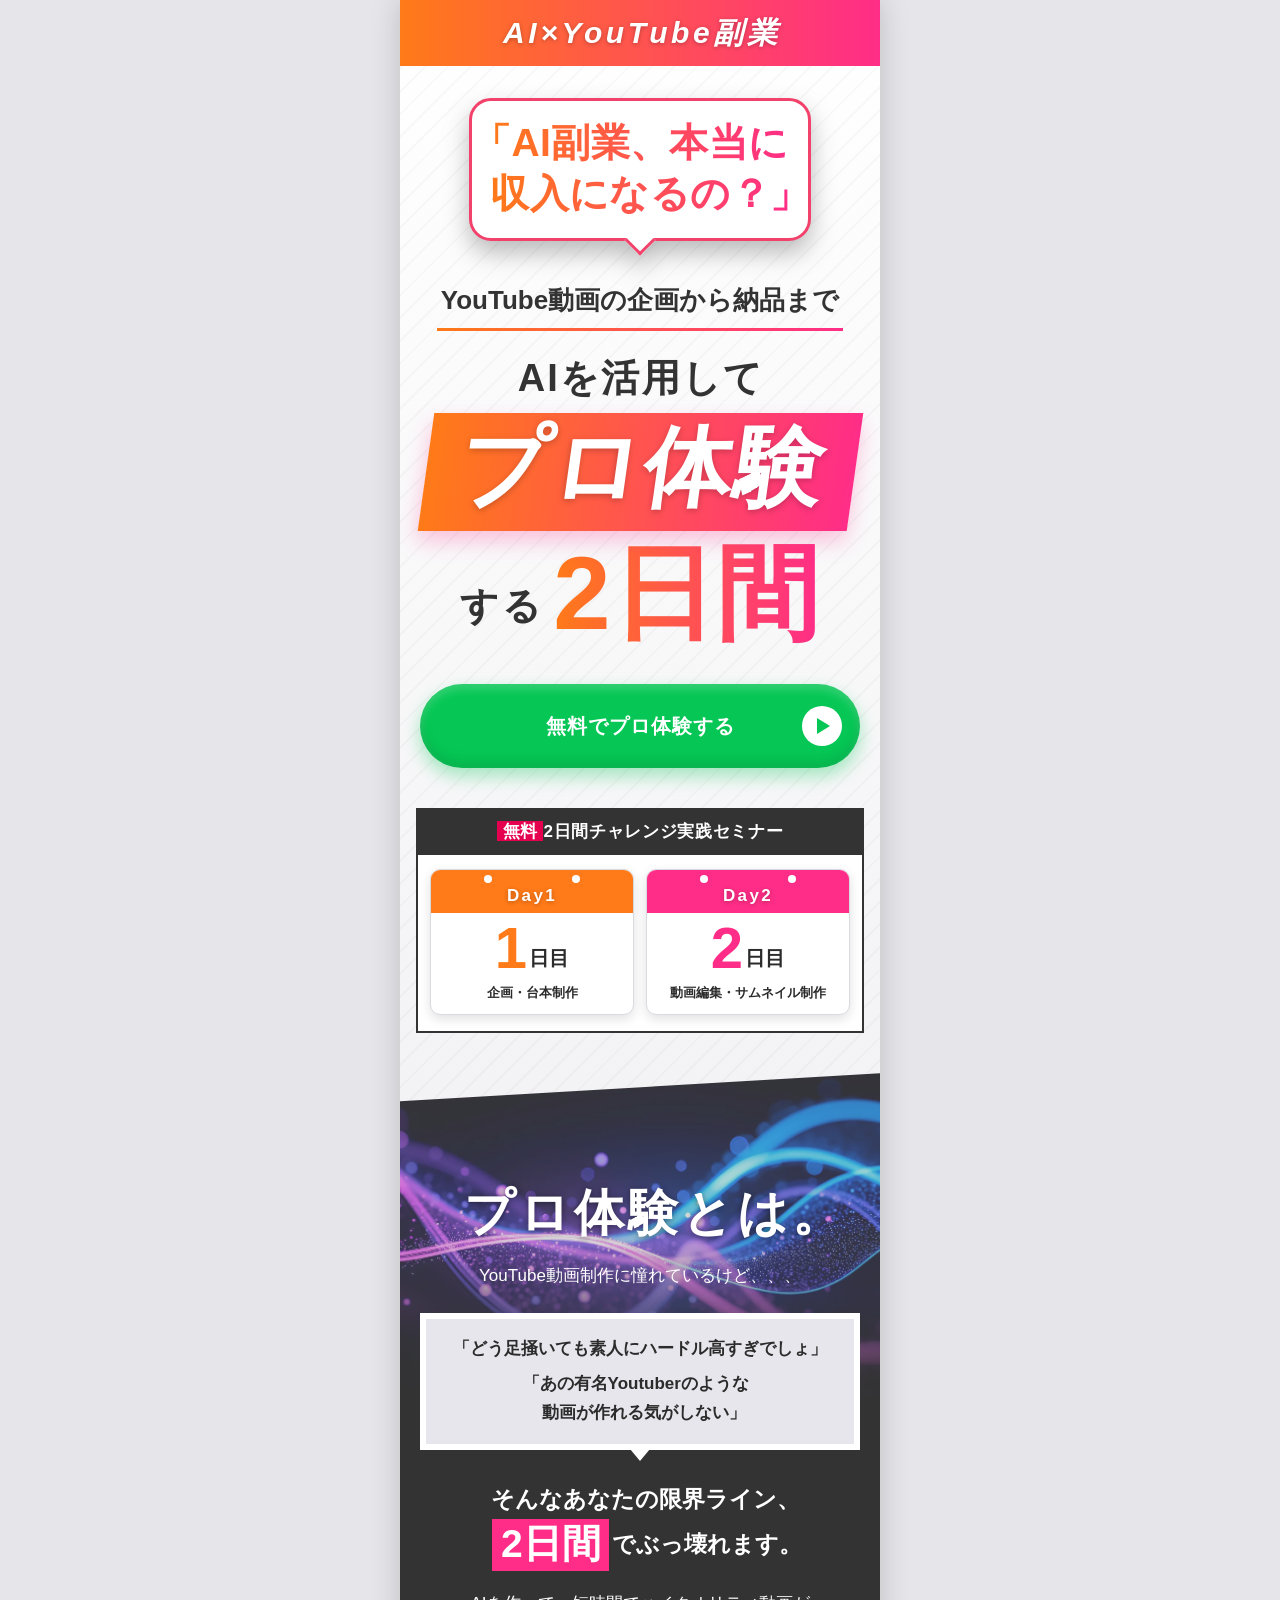
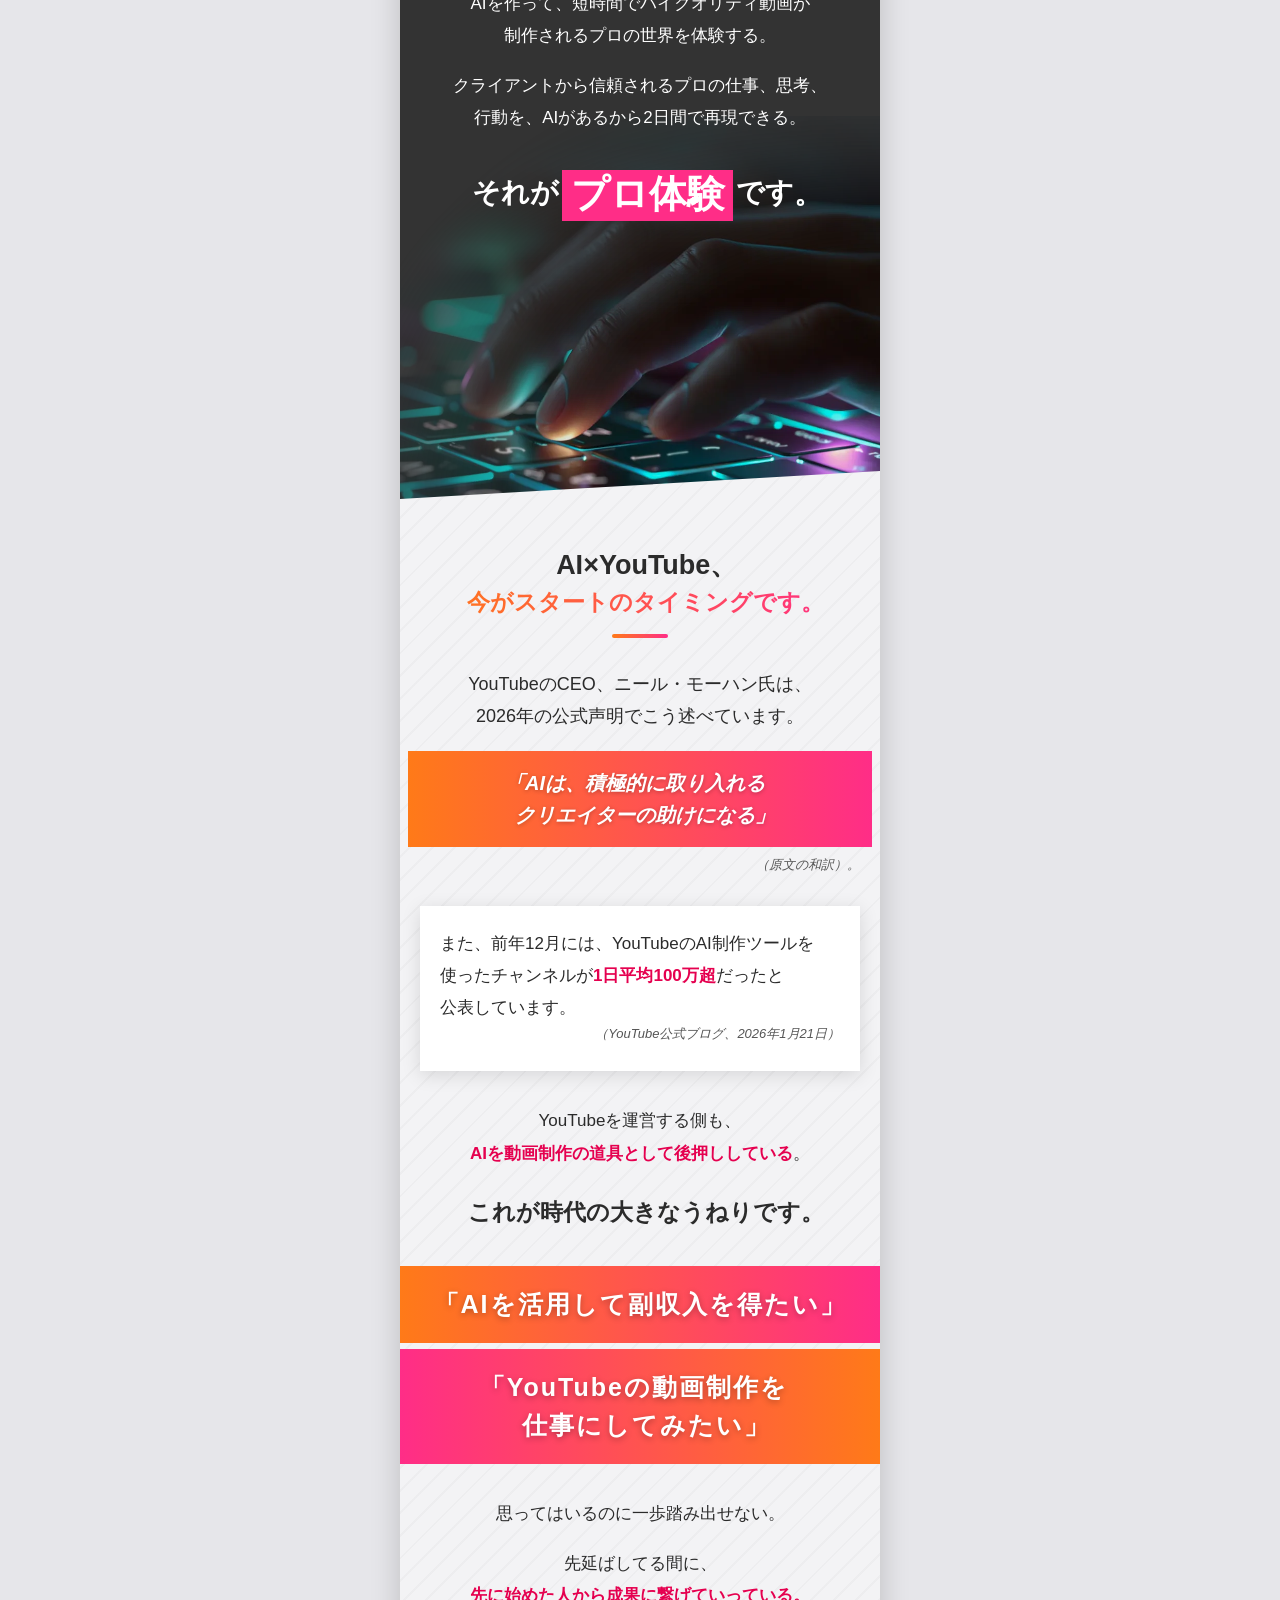
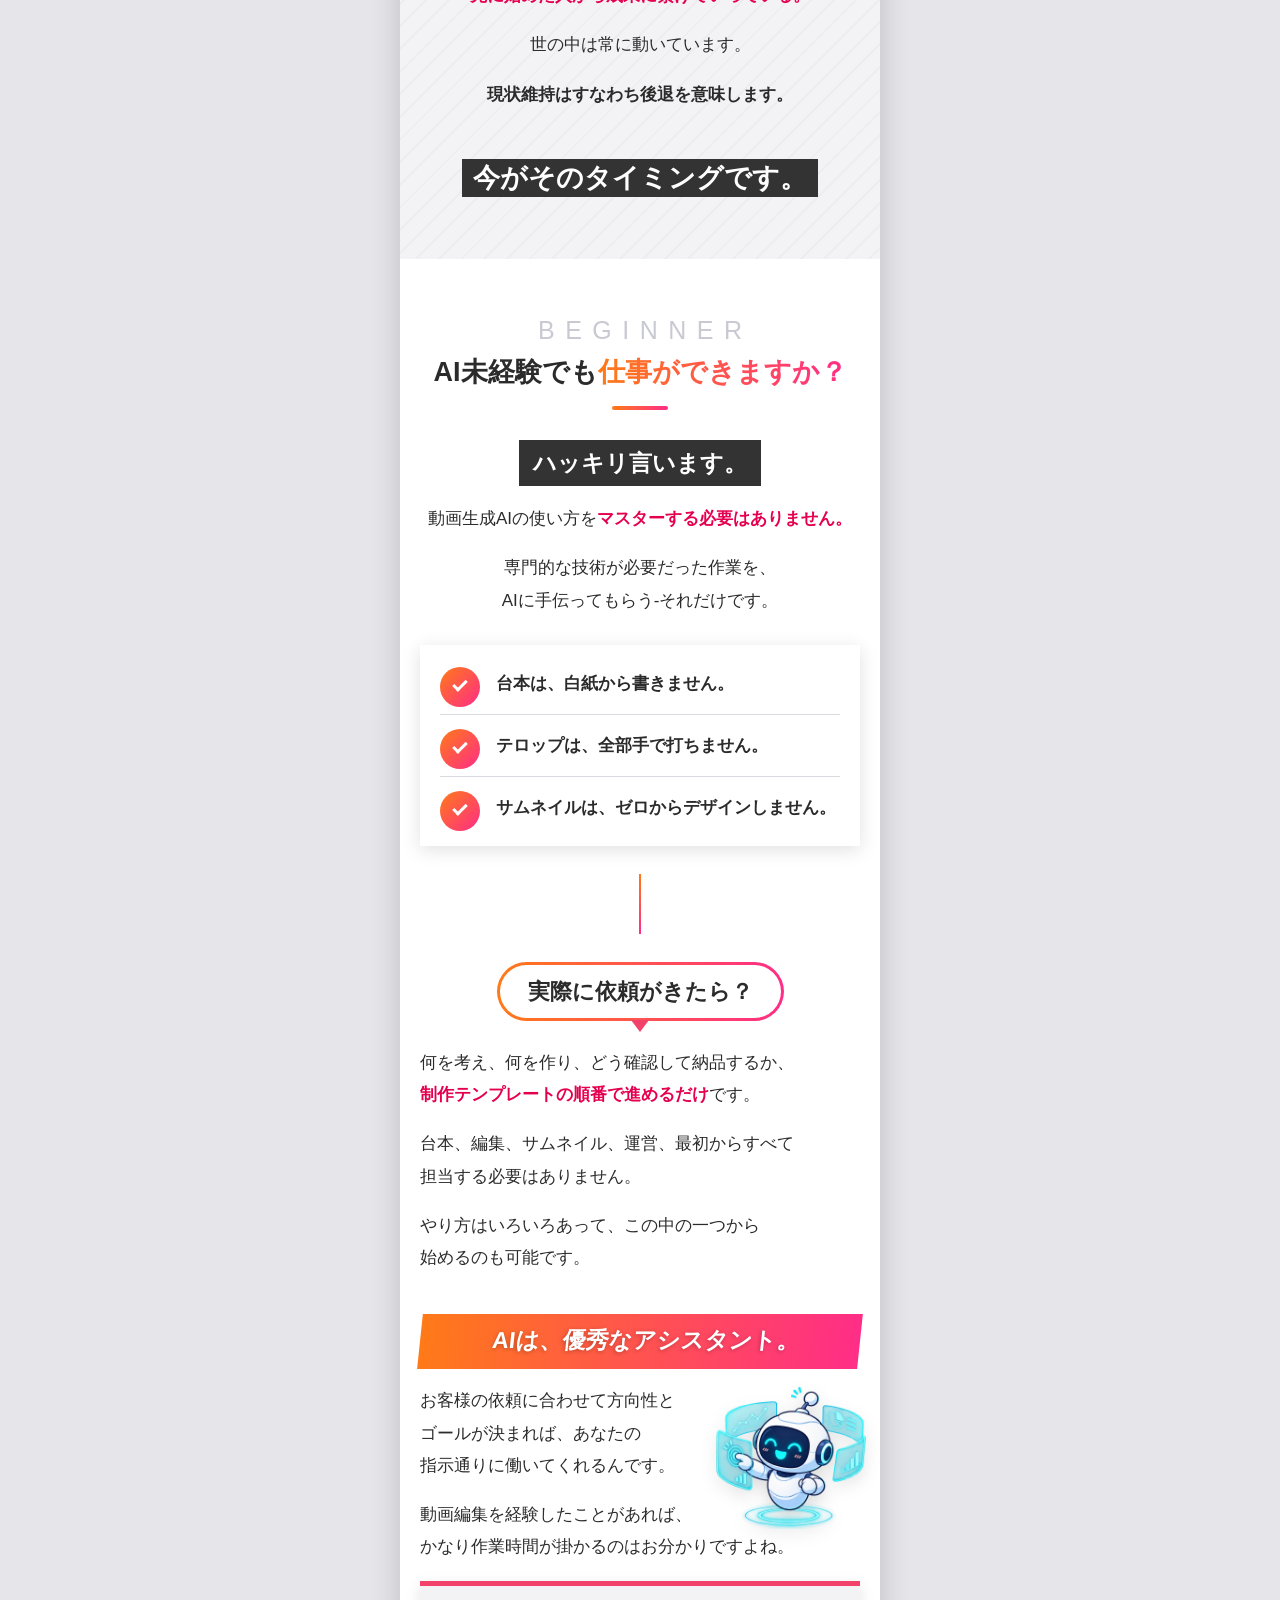
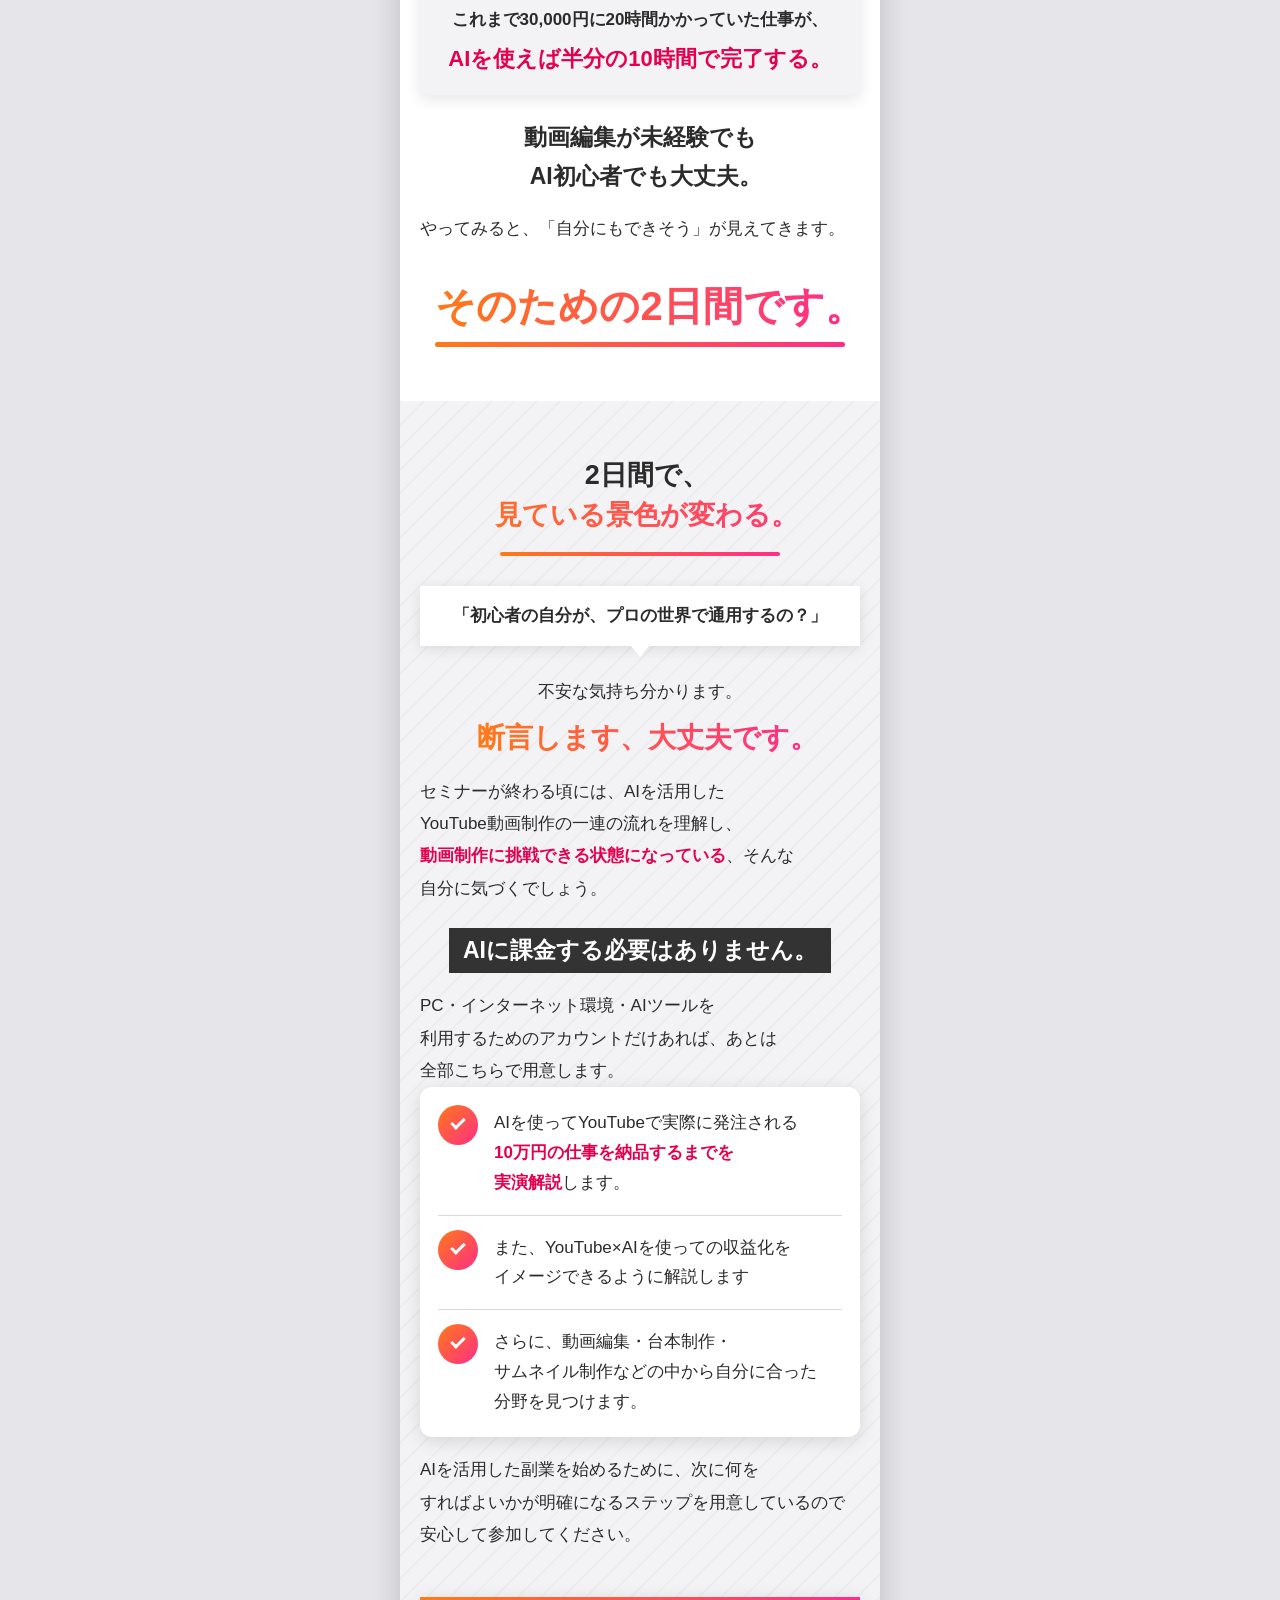
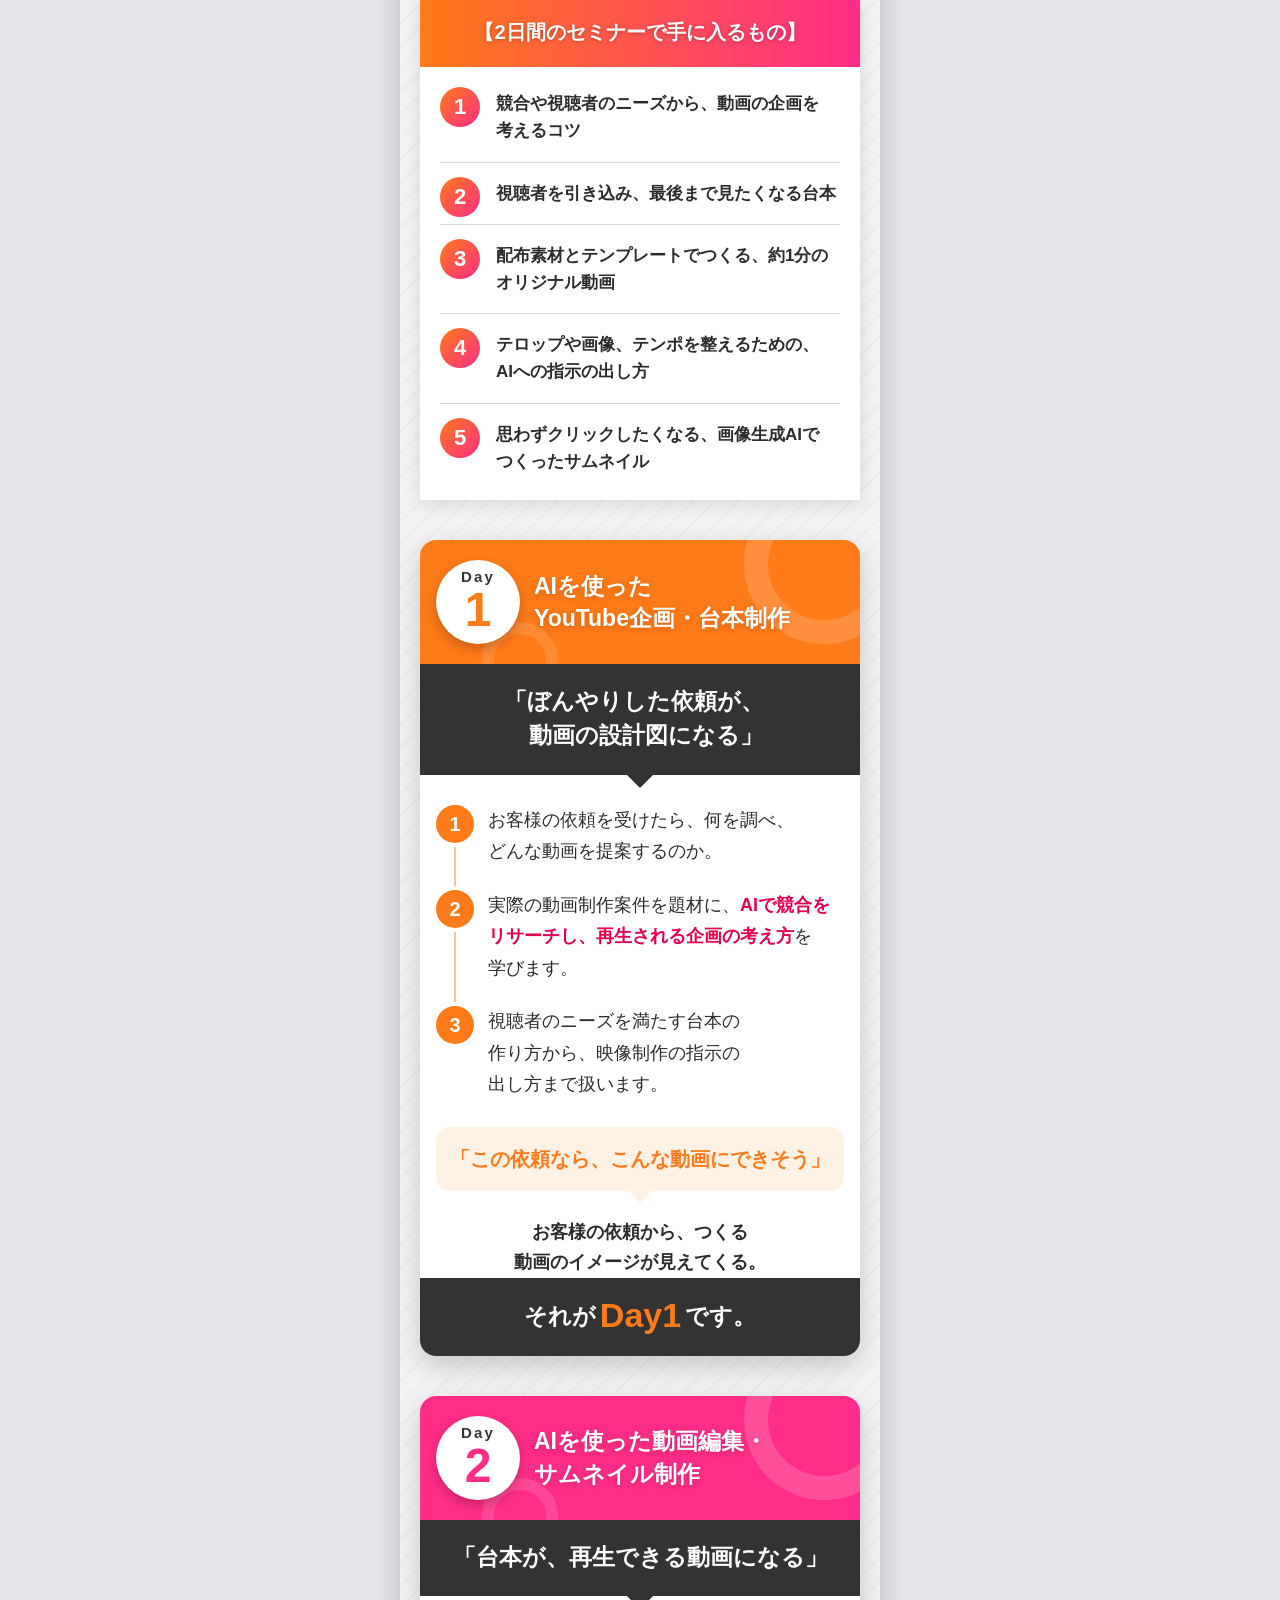
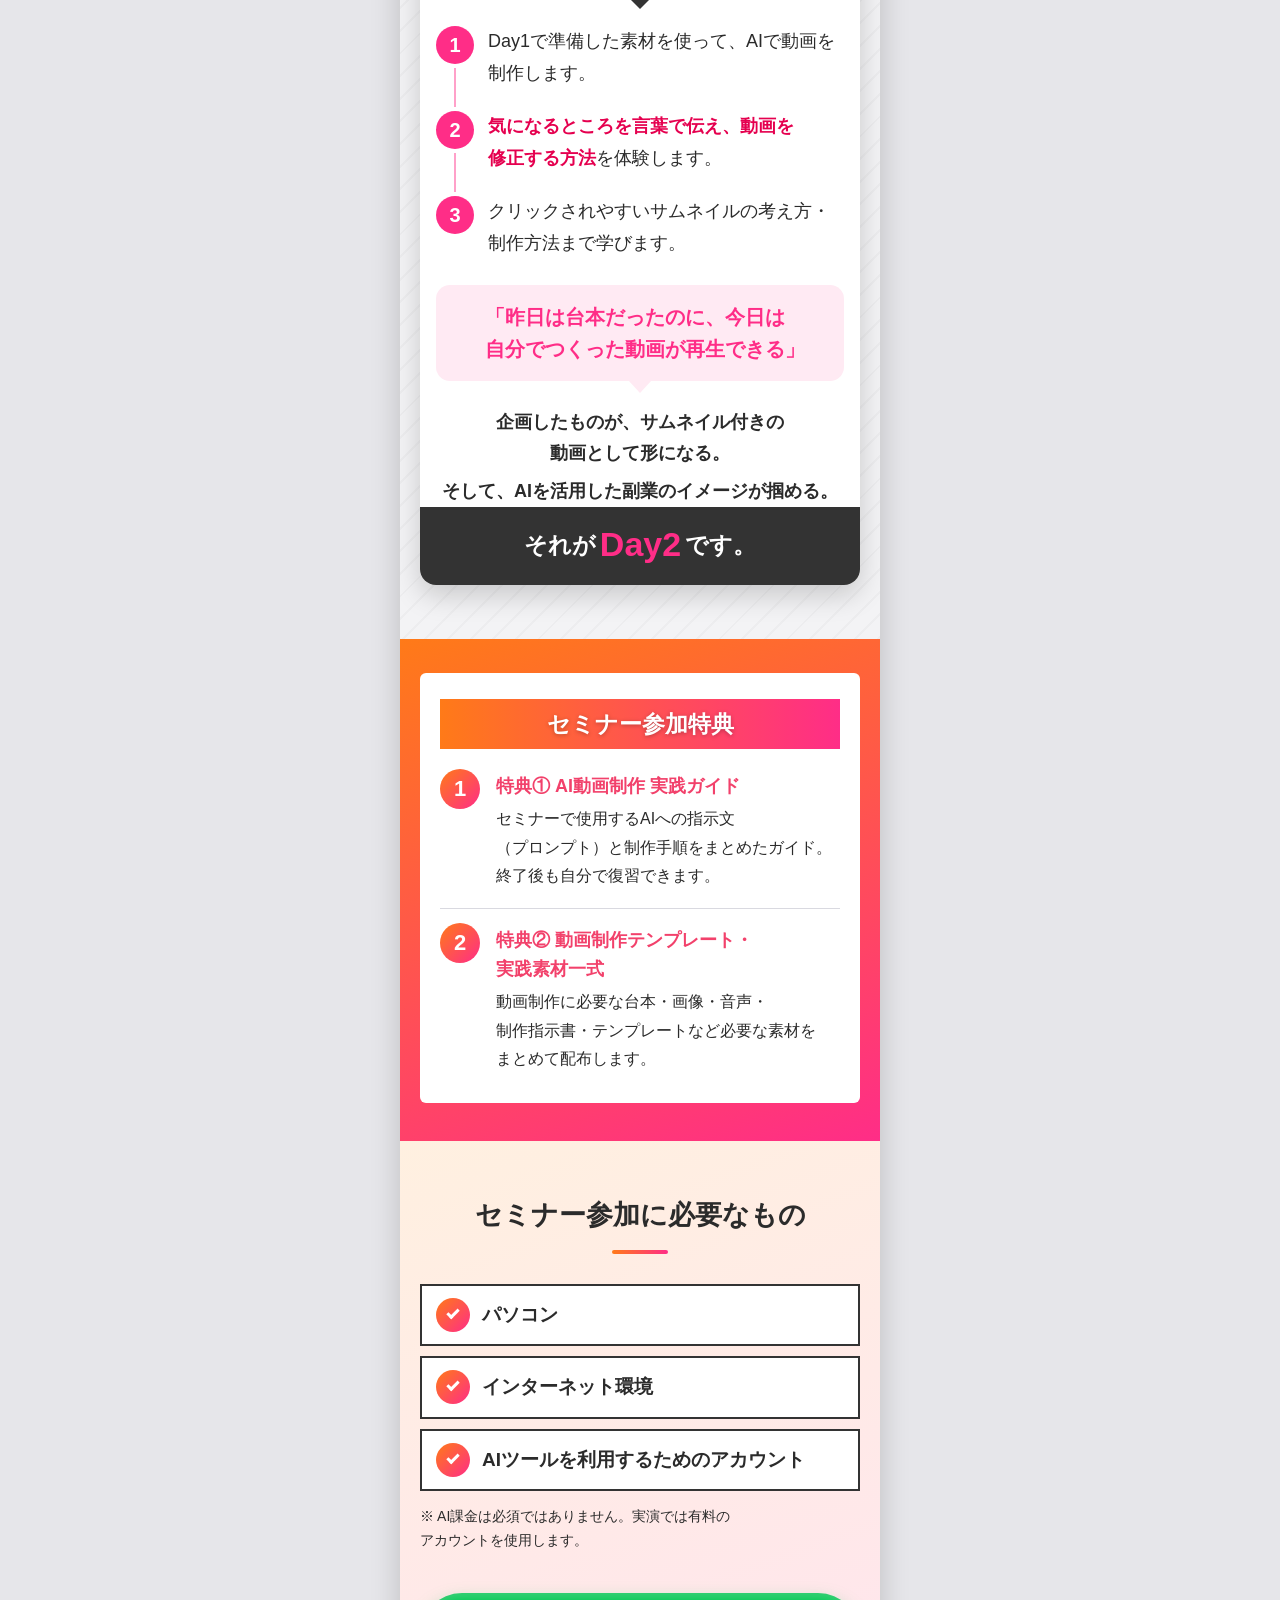
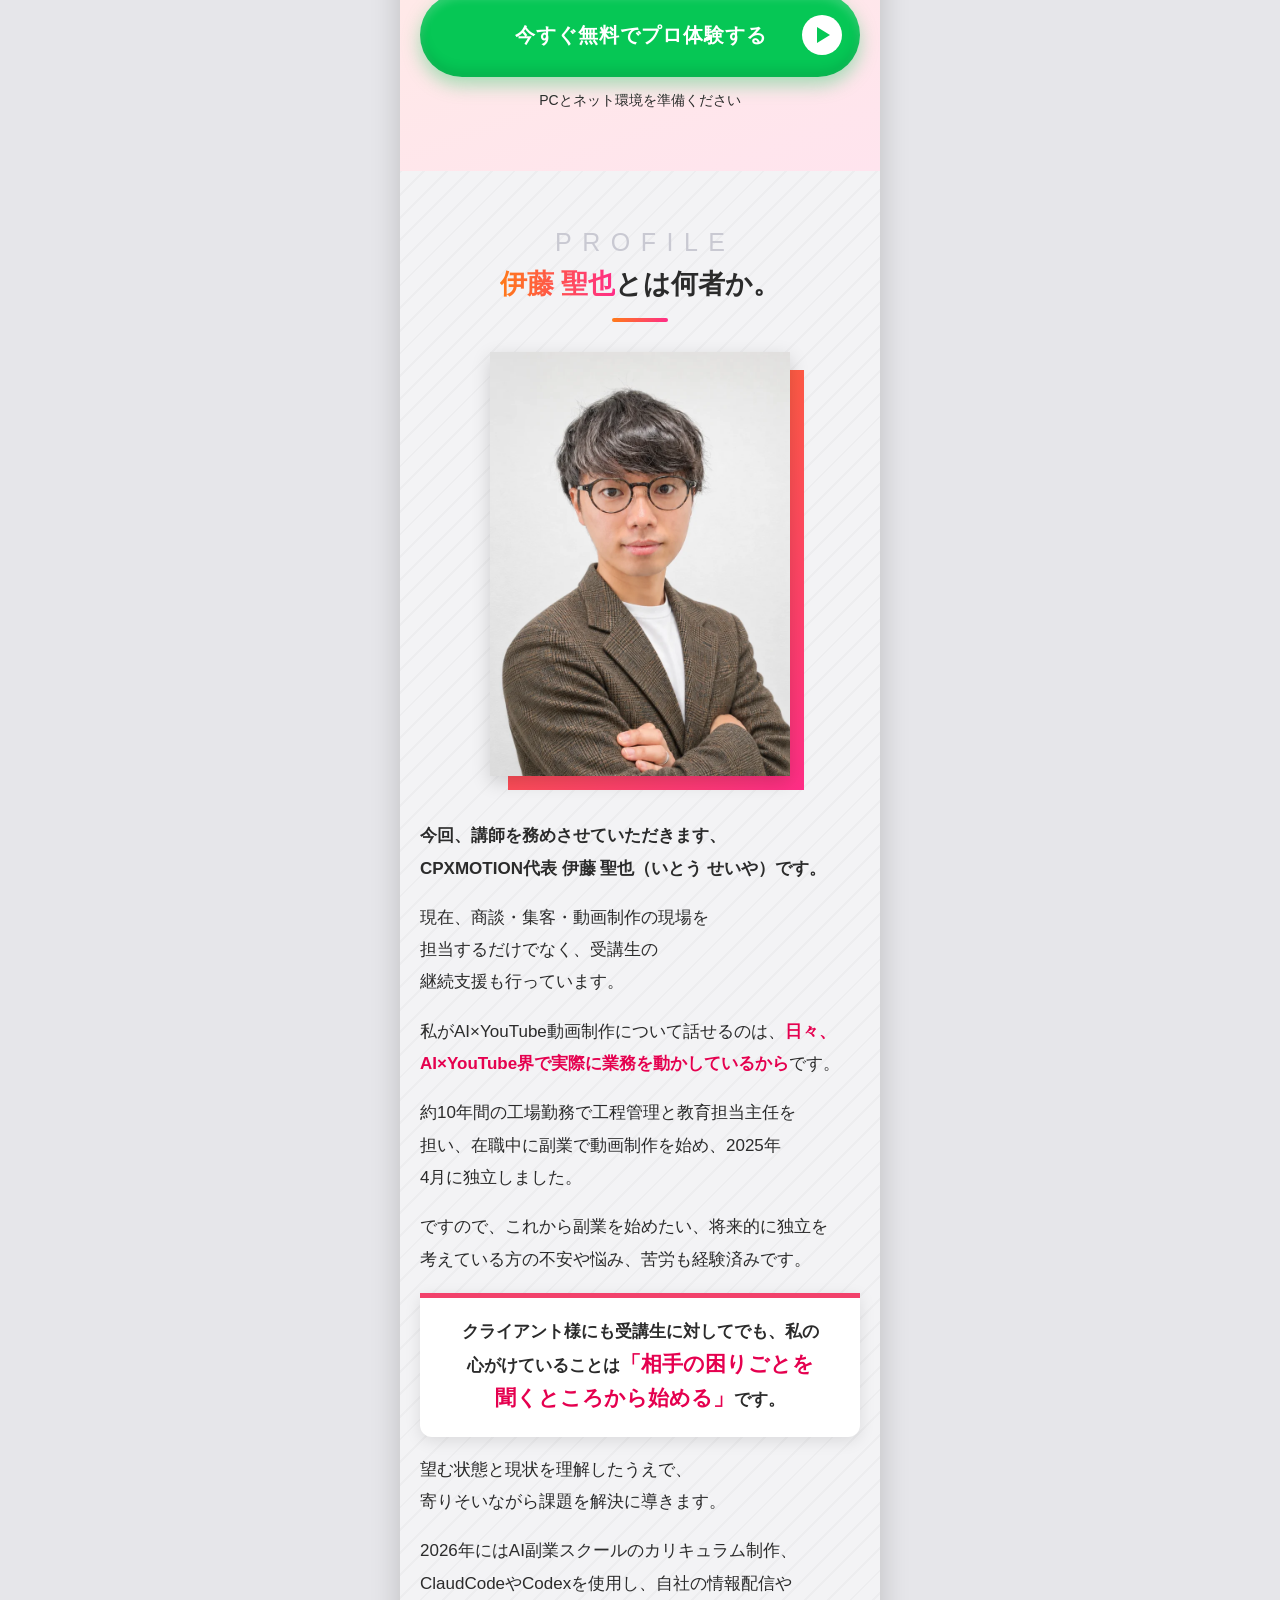
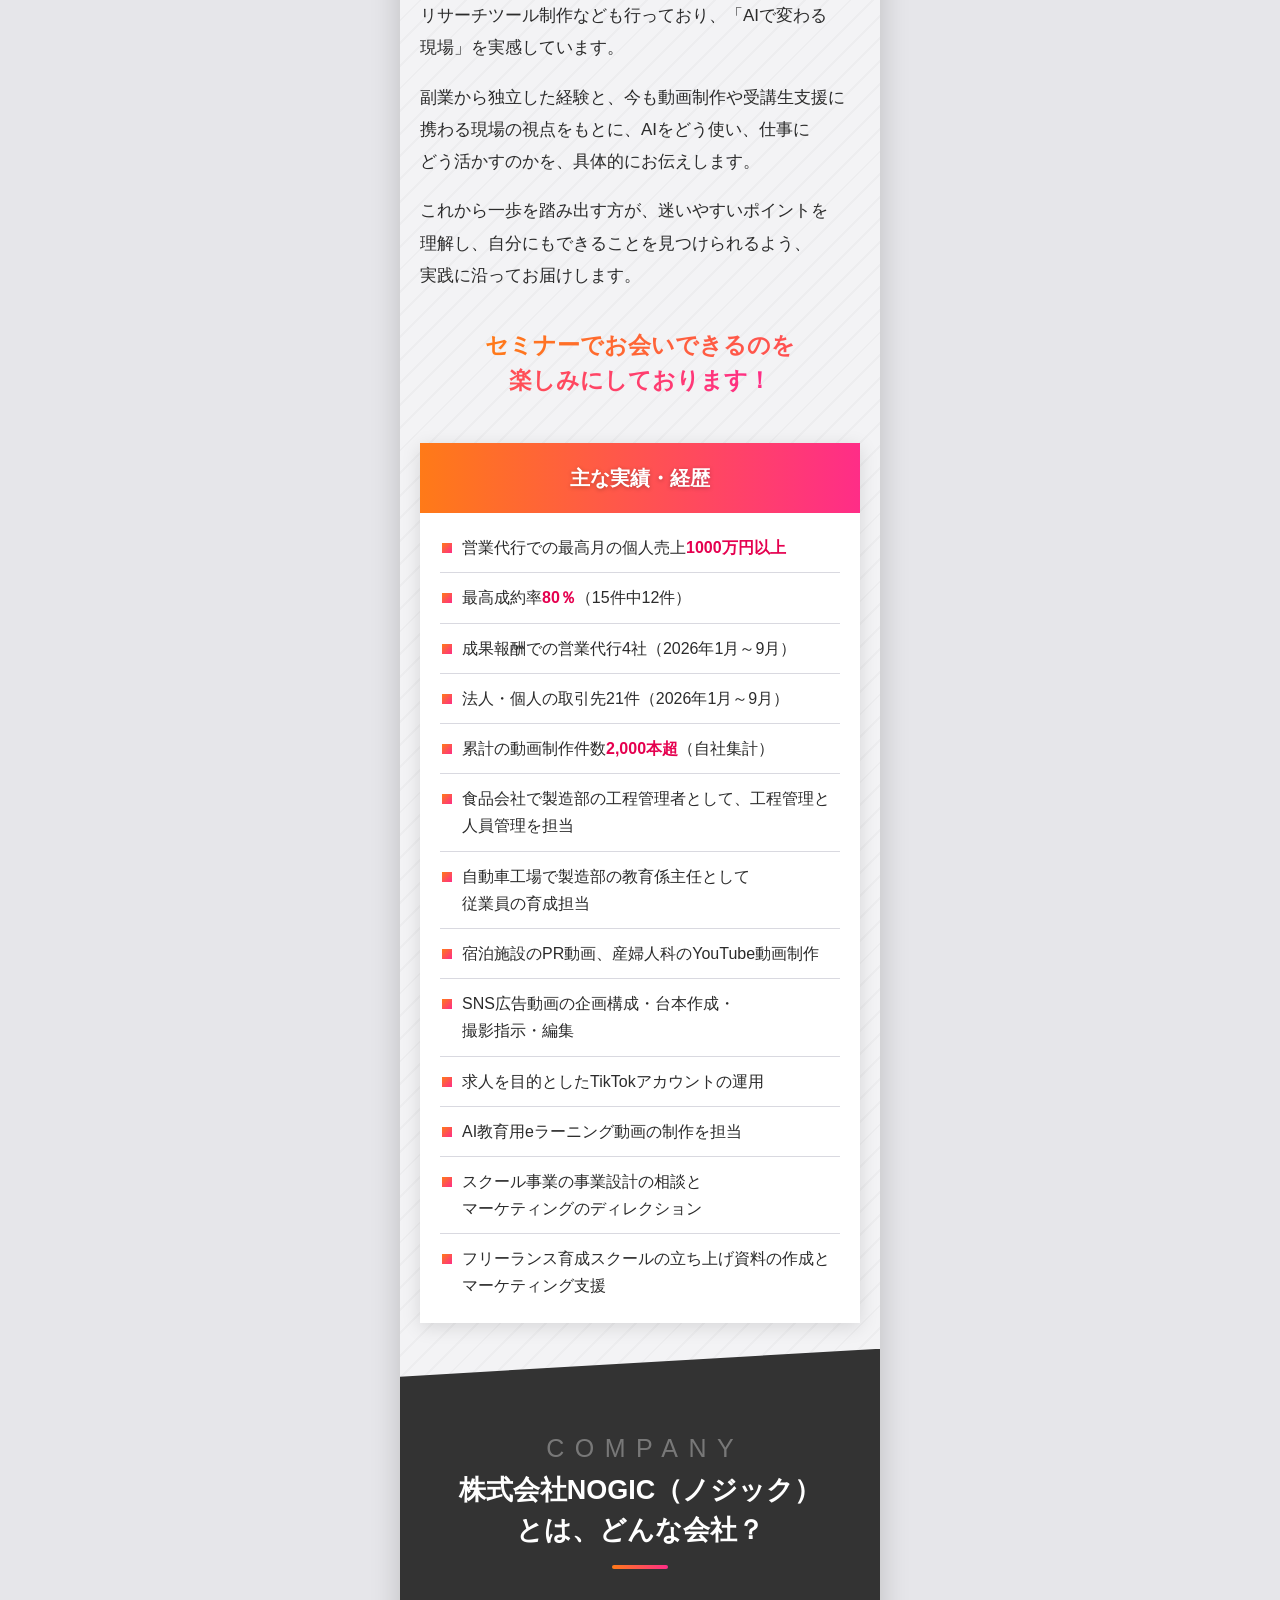
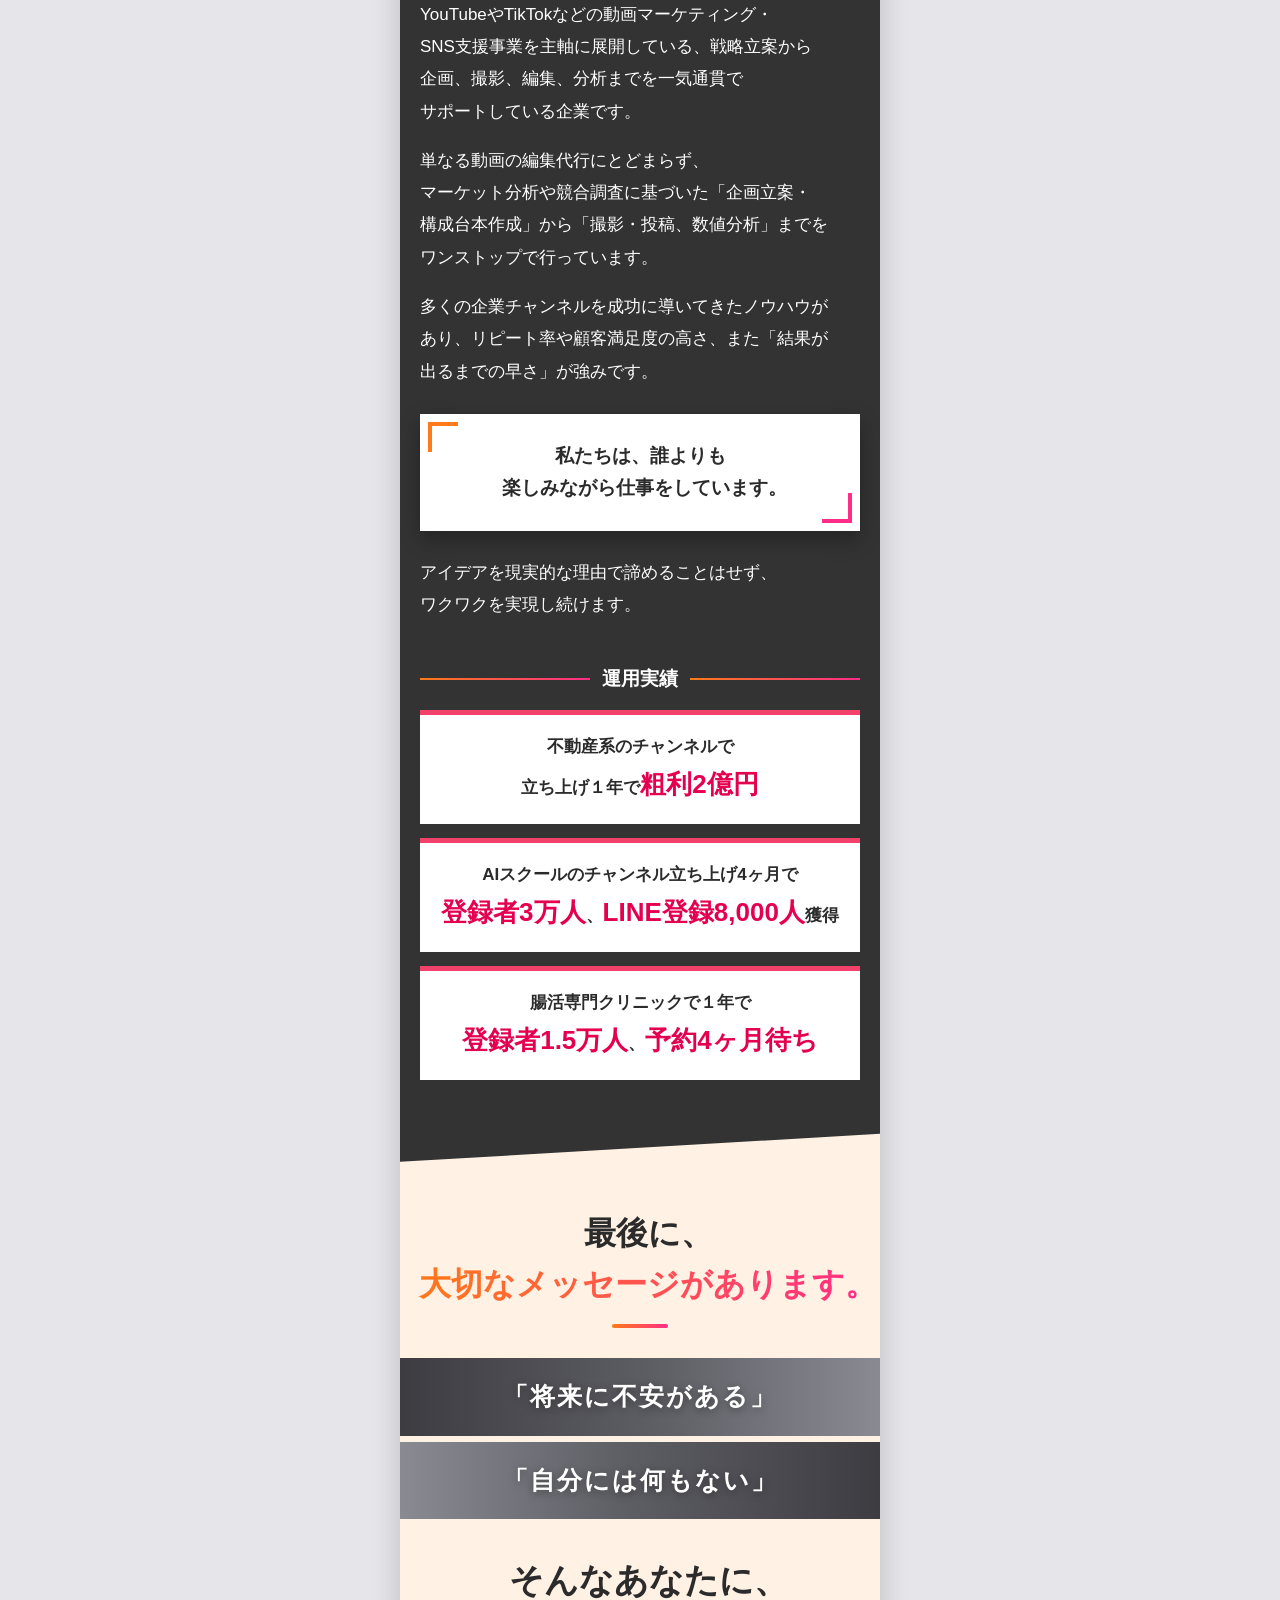
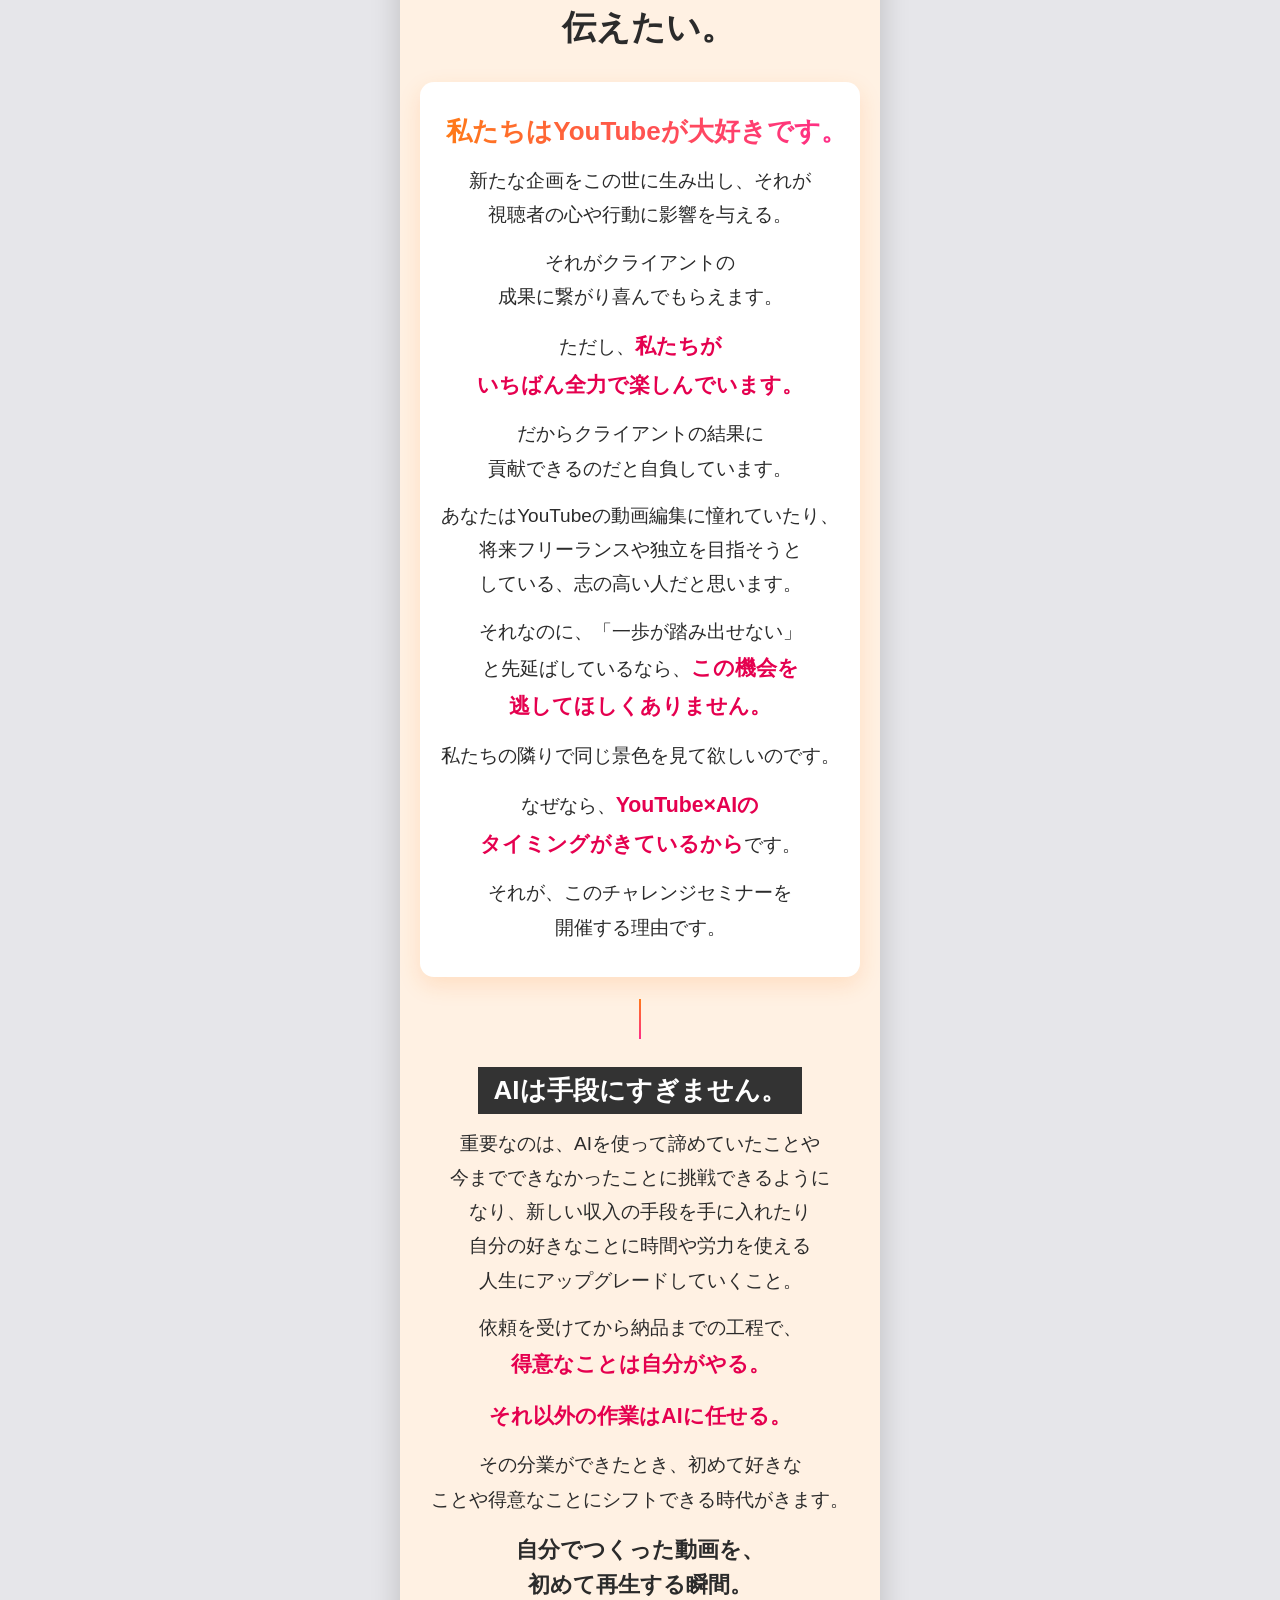
<file: ai-youtube-optin/index.html>
<!doctype html>
<html lang="ja">
<head>
  <meta charset="utf-8">
  <meta name="viewport" content="width=device-width, initial-scale=1">
  <title>「AI副業、本当に収入になるの？」YouTube動画の企画から納品までAIを活用してプロ体験する2日間</title>
  <meta name="description" content="AI×YouTube副業 無料2日間チャレンジ実践セミナー">
  <link rel="stylesheet" href="css/style.css">
</head>
<body>
<main class="lp" id="lp">

  <!-- ファーストビュー -->
  <section class="fv" data-frame="fv">
    <!-- 画像なし。文字だけを大きく、グラデーションの色で見せる -->
    <div class="hero">
      <p class="hero__logo">AI×YouTube副業</p>
      <h1 class="hero__q"><span class="gt"><span class="ps">「</span>AI副業、本当に<br>収入になるの？<span class="pe">」</span></span></h1>
      <p class="hero__lead">YouTube動画の企画から納品まで</p>
      <p class="hero__catch"><span class="hero__row">AIを活用して</span><strong class="hero__block">プロ体験</strong><span class="hero__row">する<strong class="hero__num gt">2日間</strong></span></p>
      <div class="cta">
        <a class="cta__btn" href="#" data-cta data-cta-fv>無料でプロ体験する</a>
      </div>
    </div>

    <!-- カレンダー風の 2 日間 -->
    <div class="fv__cal">
      <p class="fv__cal-title"><span class="hl">無料</span>2日間チャレンジ実践セミナー</p>
      <div class="fv__days">
        <div class="cal">
          <p class="cal__top">Day1</p>
          <p class="cal__num"><span class="cal__n gt">1</span>日目</p>
          <p class="cal__body">企画・台本制作</p>
        </div>
        <div class="cal">
          <p class="cal__top">Day2</p>
          <p class="cal__num"><span class="cal__n gt">2</span>日目</p>
          <p class="cal__body">動画編集・サムネイル制作</p>
        </div>
      </div>
    </div>
  </section>

  <!-- プロ体験とは。 -->
  <section class="sec sec--dark" data-frame="pro">
    <div class="hd">
      <h2>プロ体験とは<span class="pe">。</span></h2>
    </div>
    <div class="tx tx--c">
      <p>YouTube動画制作に憧れているけど、、、</p>
    </div>
    <div class="bubble bubble--soft" style="margin-top:20px">
      <p><span class="ps">「</span>どう足掻いても素人にハードル高すぎでしょ<span class="pe">」</span></p>
      <p><span class="ps">「</span>あの有名Youtuberのような動画が作れる気がしない<span class="pe">」</span></p>
    </div>
    <div class="tx tx--c">
      <p class="big">そんなあなたの限界ライン<span class="pe">、</span><br><span class="hl hl--xl">2日間</span>でぶっ壊れます<span class="pe">。</span></p>
      <p>AIを作って、短時間でハイクオリティ動画が制作されるプロの世界を体験する。</p>
      <p>クライアントから信頼されるプロの仕事、思考、行動を、AIがあるから2日間で再現できる。</p>
      <p class="closing">それが<span class="hl hl--xl">プロ体験</span>です<span class="pe">。</span></p>
    </div>
  </section>

  <!-- AI×YouTube、今がスタートのタイミングです。 -->
  <section class="sec sec--pale" data-frame="timing">
    <div class="hd hd--2line" style="margin-top:20px">
      <h2>AI×YouTube<span class="pe">、</span><span class="gt">今がスタートのタイミングです<span class="pe">。</span></span></h2>
    </div>
    <div class="quote">
      <p class="quote__lead">YouTubeのCEO、<span class="nw">ニール・モーハン氏</span>は、2026年の公式声明でこう述べています。</p>
      <blockquote class="quote__band"><span class="ps">「</span>AIは、積極的に取り入れるクリエイターの助けになる<span class="pe">」</span></blockquote>
      <p class="src">（原文の和訳）。</p>
    </div>
    <div class="card" style="margin-top:30px">
      <div class="card__body tx">
        <p>また、前年12月には、YouTubeのAI制作ツールを使ったチャンネルが<span class="em">1日平均100万超</span>だったと公表しています。</p>
        <p class="src">（YouTube公式ブログ、2026年1月21日）</p>
      </div>
    </div>
    <div class="tx tx--c" style="margin-top:34px">
      <p>YouTubeを運営する側も、<span class="em nw">AIを動画制作の道具として後押ししている</span>。</p>
      <p class="big">これが時代の大きなうねりです<span class="pe">。</span></p>
    </div>
    <div class="voices voices--vivid voices--bright voices--mid">
      <p><span class="ps">「</span>AIを活用して副収入を得たい<span class="pe">」</span></p>
      <p><span class="ps">「</span>YouTubeの動画制作を仕事にしてみたい<span class="pe">」</span></p>
    </div>
    <div class="tx tx--c" style="margin-top:34px">
      <p>思ってはいるのに一歩踏み出せない。</p>
      <p>先延ばしてる間に、<span class="em nw">先に始めた人から成果に繋げていっている。</span></p>
      <p>世の中は常に動いています。</p>
      <p class="b">現状維持はすなわち後退を意味します。</p>
    </div>
    <p class="boxline"><span>今がそのタイミングです。</span></p>
  </section>

  <!-- AI未経験でも仕事ができますか？ -->
  <section class="sec sec--white" data-frame="beginner">
    <div class="hd" data-en="BEGINNER">
      <h2>AI未経験でも<span class="gt">仕事ができますか？</span></h2>
    </div>
    <div class="tx tx--c">
      <p class="big"><span class="dk">ハッキリ言います。</span></p>
      <p>動画生成AIの使い方を<span class="em">マスターする必要はありません。</span></p>
      <p>専門的な技術が必要だった作業を、AIに手伝ってもらう-それだけです。</p>
    </div>
    <div class="card" style="margin-top:28px">
      <div class="card__body" style="padding-top:8px;padding-bottom:8px">
        <ul class="clist">
          <li>台本は、白紙から書きません。</li>
          <li>テロップは、全部手で打ちません。</li>
          <li>サムネイルは、ゼロからデザインしません。</li>
        </ul>
      </div>
    </div>
    <div class="vline"></div>
    <div class="tx">
      <p class="ask">実際に依頼がきたら？</p>
      <p>何を考え、何を作り、どう確認して納品するか、<span class="em">制作テンプレートの順番で進めるだけ</span>です。</p>
      <p>台本、編集、サムネイル、運営、最初からすべて担当する必要はありません。</p>
      <p>やり方はいろいろあって、この中の一つから始めるのも可能です。</p>
      <p class="band">AIは、優秀なアシスタント<span class="pe">。</span></p>
      <p><img class="illust-s" src="img/robot.webp" width="640" height="604" alt="" loading="lazy" decoding="async">お客様の依頼に合わせて<span class="nw">方向性と</span>ゴールが決まれば、あなたの指示通りに働いてくれるんです。</p>
      <p>動画編集を経験したことがあれば、かなり作業時間が掛かるのはお分かりですよね。</p>
      <p class="fact">これまで30,000円に20時間かかっていた仕事が、<span class="em">AIを使えば半分の10時間で完了する。</span></p>
      <p class="big" style="text-align:center">動画編集が未経験でもAI初心者でも大丈夫<span class="pe">。</span></p>
      <p>やってみると、「自分にもできそう」が見えてきます。</p>
      <p class="closing closing--xl"><span class="gt">そのための2日間です<span class="pe">。</span></span></p>
    </div>
  </section>

  <!-- 2日間で、見ている景色が変わる。 -->
  <section class="sec sec--pale" data-frame="change">
    <div class="hd hd--center2">
      <h2>2日間で<span class="pe">、</span><span class="gt">見ている景色が変わる<span class="pe">。</span></span></h2>
    </div>
    <div class="bubble bubble--line">
      <p><span class="ps">「</span>初心者の自分が、プロの世界で通用するの？<span class="pe">」</span></p>
    </div>
    <div class="tx">
      <p style="text-align:center">不安な気持ち分かります。</p>
      <p class="closing" style="margin-top:8px"><span class="gt">断言します、大丈夫です<span class="pe">。</span></span></p>
      <p>セミナーが終わる頃には、AIを活用したYouTube動画制作の一連の流れを理解し、<span class="em">動画制作に挑戦できる状態になっている</span>、そんな自分に気づくでしょう。</p>
      <p class="big" style="text-align:center"><span class="dk">AIに課金する必要はありません。</span></p>
      <p>PC・インターネット環境・AIツールを利用するためのアカウントだけあれば、あとは全部こちらで用意します。</p>
      <ul class="clist clist--card">
        <li>AIを使ってYouTubeで実際に発注される<span class="em">10万円の仕事を納品するまでを実演解説</span>します。</li>
        <li>また、YouTube×AIを使っての収益化をイメージできるように解説します</li>
        <li>さらに、動画編集・台本制作・サムネイル制作などの中から自分に合った分野を見つけます。</li>
      </ul>
      <p>AIを活用した副業を始めるために、次に何をすればよいかが明確になるステップを用意しているので安心して参加してください。</p>
    </div>

    <div class="card">
      <p class="card__head card__head--plain">【2日間のセミナーで手に入るもの】</p>
      <div class="card__body" style="padding-top:6px;padding-bottom:8px">
        <ul class="nlist">
          <li>競合や視聴者のニーズから、動画の企画を考えるコツ</li>
          <li>視聴者を引き込み、最後まで見たくなる台本</li>
          <li>配布素材とテンプレートでつくる、約1分のオリジナル動画</li>
          <li>テロップや画像、テンポを整えるための、AIへの指示の出し方</li>
          <li>思わずクリックしたくなる、画像生成AIでつくったサムネイル</li>
        </ul>
      </div>
    </div>

    <div class="day">
      <div class="day__head">
        <p class="day__tag">Day<span>1</span></p>
        <p class="day__title">AIを使ったYouTube企画・台本制作</p>
      </div>
      <p class="day__catch"><span class="ps">「</span>ぼんやりした依頼が、動画の設計図になる<span class="pe">」</span></p>
      <ol class="day__steps">
        <li>お客様の依頼を受けたら、何を調べ、どんな動画を提案するのか。</li>
        <li>実際の動画制作案件を題材に、<span class="em">AIで競合をリサーチし、再生される企画の考え方</span>を学びます。</li>
        <li>視聴者のニーズを満たす台本の作り方から、映像制作の指示の出し方まで扱います。</li>
      </ol>
      <div class="day__voice"><p><span class="ps">「</span>この依頼なら、こんな動画にできそう<span class="pe">」</span></p></div>
      <p class="day__result">お客様の依頼から、つくる動画のイメージが見えてくる。</p>
      <p class="day__end">それが<span>Day1</span>です。</p>
    </div>

    <div class="day">
      <div class="day__head">
        <p class="day__tag">Day<span>2</span></p>
        <p class="day__title">AIを使った動画編集・サムネイル制作</p>
      </div>
      <p class="day__catch"><span class="ps">「</span>台本が、再生できる動画になる<span class="pe">」</span></p>
      <ol class="day__steps">
        <li>Day1で準備した素材を使って、AIで動画を制作します。</li>
        <li><span class="em">気になるところを言葉で伝え、動画を修正する方法</span>を体験します。</li>
        <li>クリックされやすいサムネイルの考え方・<wbr><span class="nw">制作方法まで</span>学びます。</li>
      </ol>
      <div class="day__voice"><p><span class="ps">「</span>昨日は台本だったのに、今日は自分でつくった動画が再生できる<span class="pe">」</span></p></div>
      <p class="day__result">企画したものが、サムネイル付きの動画として形になる。</p>
      <p class="day__result">そして、AIを活用した副業のイメージが掴める。</p>
      <p class="day__end">それが<span>Day2</span>です。</p>
    </div>
  </section>

  <!-- セミナー参加特典 -->
  <section class="sec sec--grad" data-frame="change">
    <div class="panel">
      <p class="panel__band">セミナー参加特典</p>
      <ul class="nlist">
        <li><span class="nlist__title">特典① AI動画制作 実践ガイド</span><span class="nlist__desc">セミナーで使用するAIへの指示文（プロンプト）と制作手順をまとめたガイド。終了後も自分で復習できます。</span></li>
        <li><span class="nlist__title">特典② 動画制作テンプレート・実践素材一式</span><span class="nlist__desc">動画制作に必要な台本・画像・音声・制作指示書・テンプレートなど必要な素材をまとめて配布します。</span></li>
      </ul>
    </div>
  </section>

  <!-- セミナー参加に必要なもの + CTA（中間） -->
  <section class="sec sec--white" data-frame="need">
    <div class="hd">
      <h2>セミナー参加に必要なもの</h2>
    </div>
    <ul class="needs">
      <li>パソコン</li>
      <li>インターネット環境</li>
      <li>AIツールを利用するためのアカウント</li>
    </ul>
    <p class="note" style="margin:14px 0 0">※ AI課金は必須ではありません。実演では有料のアカウントを使用します。</p>
    <div class="cta cta--gap">
      <a class="cta__btn" href="#" data-cta>今すぐ無料でプロ体験する</a>
      <p class="cta__note">PCとネット環境を準備ください</p>
    </div>
  </section>

  <!-- 伊藤 聖也とは何者か。 -->
  <section class="sec sec--pale" data-frame="teacher">
    <div class="hd" data-en="PROFILE">
      <h2><span class="gt">伊藤 聖也</span>とは何者か。</h2>
    </div>
    <div class="prof">
      <img src="img/teacher.webp" width="720" height="1018" alt="講師写真" loading="lazy" decoding="async">
    </div>
    <div class="tx">
      <p class="b">今回、講師を務めさせていただきます、CPXMOTION代表 <span class="nw">伊藤 聖也（いとう せいや）</span>です。</p>
      <p>現在、商談・集客・動画制作の現場を担当するだけでなく、受講生の継続支援も行っています。</p>
      <p>私がAI×YouTube動画制作について話せるのは、<span class="em">日々、AI×YouTube界で実際に業務を動かしているから</span>です。</p>
      <p>約10年間の工場勤務で工程管理と教育担当主任を担い、在職中に副業で動画制作を始め、2025年4月に独立しました。</p>
      <p>ですので、これから副業を始めたい、将来的に独立を考えている方の不安や悩み、苦労も経験済みです。</p>
      <p class="motto">クライアント様にも受講生に対してでも、私の心がけていることは<span class="em">「相手の困りごとを聞くところから始める」</span>です。</p>
      <p>望む状態と現状を理解したうえで、<span class="nw">寄りそいながら</span>課題を解決に導きます。</p>
      <p>2026年にはAI副業スクールのカリキュラム制作、ClaudCodeやCodexを使用し、自社の情報配信やリサーチツール制作なども行っており、「AIで変わる現場」を実感しています。</p>
      <p>副業から独立した経験と、今も動画制作や受講生支援に携わる現場の視点をもとに、AIをどう使い、仕事にどう活かすのかを、具体的にお伝えします。</p>
      <p>これから一歩を踏み出す方が、迷いやすいポイントを理解し、自分にもできることを見つけられるよう、実践に沿ってお届けします。</p>
      <p class="closing closing--s"><span class="gt">セミナーでお会いできるのを楽しみにしております！</span></p>
    </div>
    <div class="card">
      <p class="card__head card__head--plain">主な実績・経歴</p>
      <div class="card__body" style="padding-top:10px;padding-bottom:12px">
        <ul class="dlist">
          <li>営業代行での最高月の個人売上<span class="em">1000万円以上</span></li>
          <li>最高成約率<span class="em">80％</span>（15件中12件）</li>
          <li>成果報酬での営業代行4社（2026年1月～9月）</li>
          <li>法人・個人の取引先21件（2026年1月～9月）</li>
          <li>累計の動画制作件数<span class="em">2,000本超</span>（自社集計）</li>
          <li>食品会社で製造部の工程管理者として、工程管理と人員管理を担当</li>
          <li>自動車工場で製造部の教育係主任として従業員の育成担当</li>
          <li>宿泊施設のPR動画、産婦人科のYouTube動画制作</li>
          <li>SNS広告動画の企画構成・台本作成・撮影指示・編集</li>
          <li>求人を目的としたTikTokアカウントの運用</li>
          <li>AI教育用eラーニング動画の制作を担当</li>
          <li>スクール事業の事業設計の相談とマーケティングのディレクション</li>
          <li>フリーランス育成スクールの立ち上げ資料の作成とマーケティング支援</li>
        </ul>
      </div>
    </div>
  </section>

  <!-- 株式会社NOGIC（ノジック）とは、どんな会社？ -->
  <section class="sec sec--dark" data-frame="company">
    <div class="hd" data-en="COMPANY">
      <h2>株式会社NOGIC（ノジック）とは、どんな会社？</h2>
    </div>
    <div class="tx">
      <p>YouTubeやTikTokなどの動画マーケティング・SNS支援事業を主軸に展開している、戦略立案から企画、撮影、編集、分析までを一気通貫でサポートしている企業です。</p>
      <p>単なる動画の編集代行にとどまらず、マーケット分析や競合調査に基づいた「企画立案・構成台本作成」から「撮影・投稿、数値分析」までをワンストップで行っています。</p>
      <p>多くの企業チャンネルを成功に導いてきたノウハウがあり、リピート率や顧客満足度の高さ、また「結果が出るまでの早さ」が強みです。</p>
      <p class="bracket">私たちは、誰よりも楽しみながら仕事をしています<span class="pe">。</span></p>
      <p>アイデアを現実的な理由で諦めることはせず、ワクワクを実現し続けます。</p>
    </div>
    <p class="sub"><span>運用実績</span></p>
    <ul class="stats" style="color:var(--c-ink)">
      <li>不動産系のチャンネルで<br>立ち上げ１年で<span class="em">粗利2億円</span></li>
      <li>AIスクールのチャンネル立ち上げ4ヶ月で<span class="em">登録者3万人</span>、<span class="em">LINE登録8,000人</span>獲得</li>
      <li>腸活専門クリニックで１年で<span class="em">登録者1.5万人</span>、<span class="em">予約4ヶ月待ち</span></li>
    </ul>
  </section>

  <!-- 最後に、大切なメッセージがあります。 -->
  <section class="sec sec--white msg" data-frame="message">
    <div class="hd hd--2line" style="margin-top:20px">
      <h2>最後に<span class="pe">、</span><span class="gt">大切なメッセージがあります<span class="pe">。</span></span></h2>
    </div>
    <div class="voices voices--vivid">
      <p><span class="ps">「</span>将来に不安がある<span class="pe">」</span></p>
      <p><span class="ps">「</span>自分には何もない<span class="pe">」</span></p>
    </div>
    <div class="tx">
      <p class="big msg__lead">そんなあなたに<span class="pe">、</span><br>伝えたい<span class="pe">。</span></p>
    </div>
    <div class="tx msg__box">
      <p class="big"><span class="gt">私たちはYouTubeが大好きです<span class="pe">。</span></span></p>
      <p>新たな企画をこの世に生み出し、それが視聴者の心や行動に影響を与える。</p>
      <p>それがクライアントの成果に繋がり喜んでもらえます。</p>
      <p>ただし、<span class="em nw">私たちがいちばん全力で楽しんでいます。</span></p>
      <p>だからクライアントの結果に貢献できるのだと自負しています。</p>
      <p>あなたはYouTubeの動画編集に憧れていたり、将来フリーランスや独立を目指そうとしている、志の高い人だと思います。</p>
      <p>それなのに、「一歩が踏み出せない」と先延ばしているなら、<span class="em nw">この機会を逃してほしくありません。</span></p>
      <p>私たちの隣りで同じ景色を見て欲しいのです。</p>
      <p>なぜなら、<span class="em">YouTube×AIのタイミングがきているから</span>です。</p>
      <p>それが、このチャレンジセミナーを開催する理由です。</p>
    </div>
    <div class="vline"></div>
    <div class="tx">
      <p class="big"><span class="dk">AIは手段にすぎません。</span></p>
      <p>重要なのは、AIを使って諦めていたことや今までできなかったことに挑戦できるようになり、新しい収入の手段を手に入れたり自分の好きなことに時間や労力を使える人生にアップグレードしていくこと。</p>
      <p>依頼を受けてから納品までの工程で、<span class="em nw">得意なことは自分がやる。</span></p>
      <p><span class="em">それ以外の作業はAIに任せる。</span></p>
      <p>その分業ができたとき、初めて好きなことや得意なことにシフトできる時代がきます。</p>
      <p class="b" style="text-align:center">自分でつくった動画を、初めて再生する瞬間。</p>
      <p class="closing"><span class="gt">そのうれしさを、この2日間で一緒に味わってほしいのです。</span></p>
    </div>
  </section>

  <!-- よくある質問 -->
  <section class="sec sec--pale" data-frame="faq">
    <div class="hd" data-en="Q&amp;A">
      <h2>よくある質問</h2>
    </div>
    <div class="faq">
      <details open><summary>AIも動画編集も初めてですが、参加できますか？</summary><p>はい。初心者の方もご参加いただけます。配布する素材やテンプレートを使い、企画・台本づくりから動画編集・サムネイル制作まで、順を追って体験します。</p></details>
      <details open><summary>参加費や、AIツールの利用料はかかりますか？</summary><p>セミナーは無料です。AIツールの有料プランへの加入も必須ではありません。講師の実演では有料アカウントを使用します。</p></details>
      <details open><summary>アーカイブはありますか？</summary><p>アーカイブはありません。2日間リアルタイムで集中してご参加ください。</p></details>
      <details open><summary>参加前に何を準備すればいいですか？</summary><p>パソコン、インターネット環境、AIツールを利用するためのアカウントをご用意ください。動画制作に使う素材やテンプレートは、セミナーでお渡しします。</p></details>
      <details open><summary>2日間で、実際にどんなものを作りますか？</summary><p>1日目は、実際の動画制作案件を題材に、企画と台本づくりを学びます。2日目は、準備した素材を使って、約1分の動画とサムネイルを作ります。</p></details>
      <details open><summary>自分のYouTubeチャンネルがなくても、副業に活かせますか？</summary><p>はい。このセミナーでは、クライアントから動画制作の依頼を受け、納品するまでの流れを学びます。台本制作・動画編集・サムネイル制作の中から、自分に合った仕事の始め方を考えられます。</p></details>
      <details open><summary>有料商品の案内はありますか？</summary><p>希望者のみにご案内させていただきます。無理にお勧めしないのでご安心ください。</p></details>
    </div>
  </section>

  <!-- 結び + 最終CTA -->
  <section class="sec final" data-frame="faq">
    <div class="tx tx--c">
      <p>今回のセミナーでは、依頼を受けてから納品するまでプロ目線での工程を2日間に分けて一つひとつ確実に体験できるよう設計しています。</p>
      <p>ここまで読んでくれたあなたなら、きっと楽しんで参加いただけます。</p>
      <p class="big">ワクワクする気持ちがあれば、大丈夫<span class="pe">。</span></p>
    </div>
    <p class="boxline" style="margin-top:28px"><span>一緒に2日間、</span><br><span>やりきりましょう。</span></p>
    <div class="cta cta--gap">
      <a class="cta__btn" href="#" data-cta>今すぐ無料で参加する</a>
    </div>
  </section>
</main>

<footer class="lp-legal">
  <p class="lp-legal__links" data-boilerplate>
    <a href="#" data-link="privacy">プライバシーポリシー</a>
    <a href="#" data-link="tokusho">特定商取引法に基づく表記</a>
  </p>
  <p class="lp-legal__note" data-boilerplate>記載されている会社名・サービス名は、各社の商標または登録商標です。</p>
</footer>

<div class="lp-sticky" data-boilerplate aria-hidden="true">
  <a class="cta__btn" href="#" data-cta data-cta-sticky>今すぐ無料で参加する</a>
</div>

<script src="config.js"></script>
<script src="js/main.js"></script>
</body>
</html>
</file>
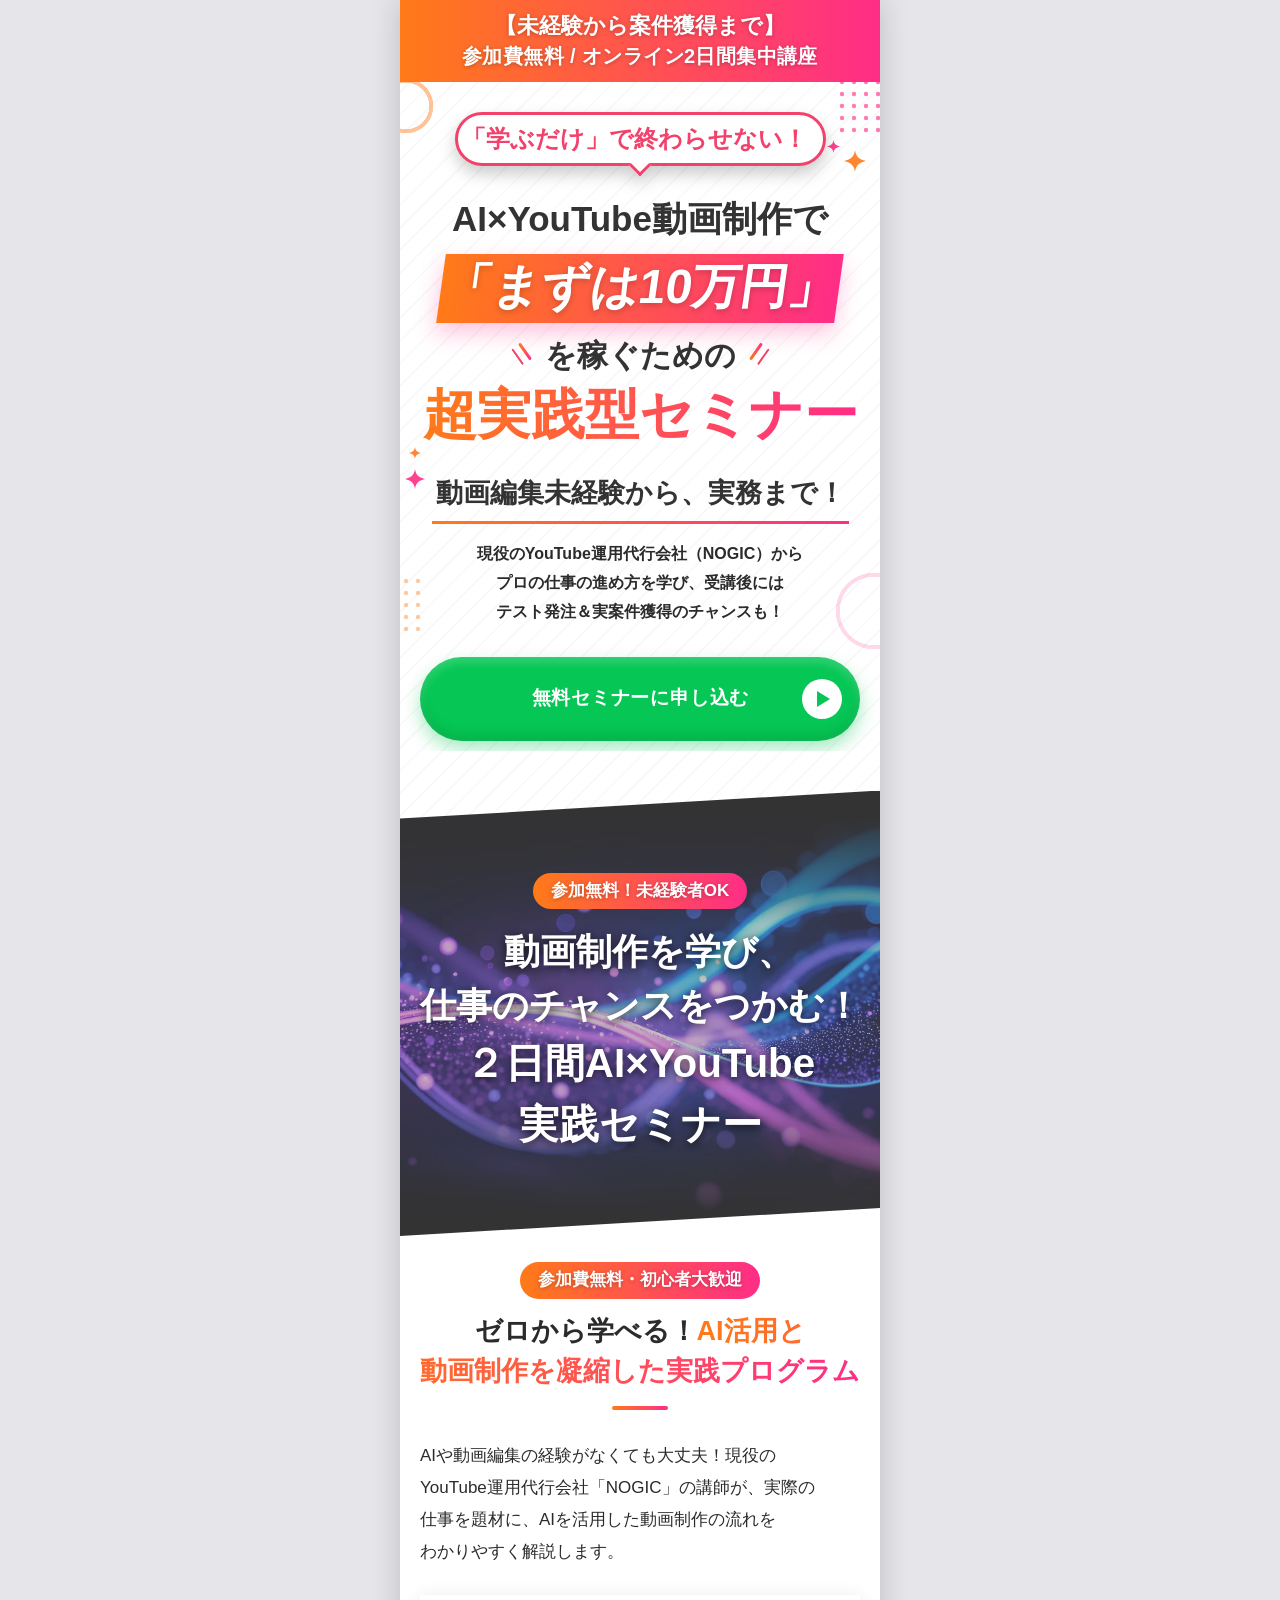
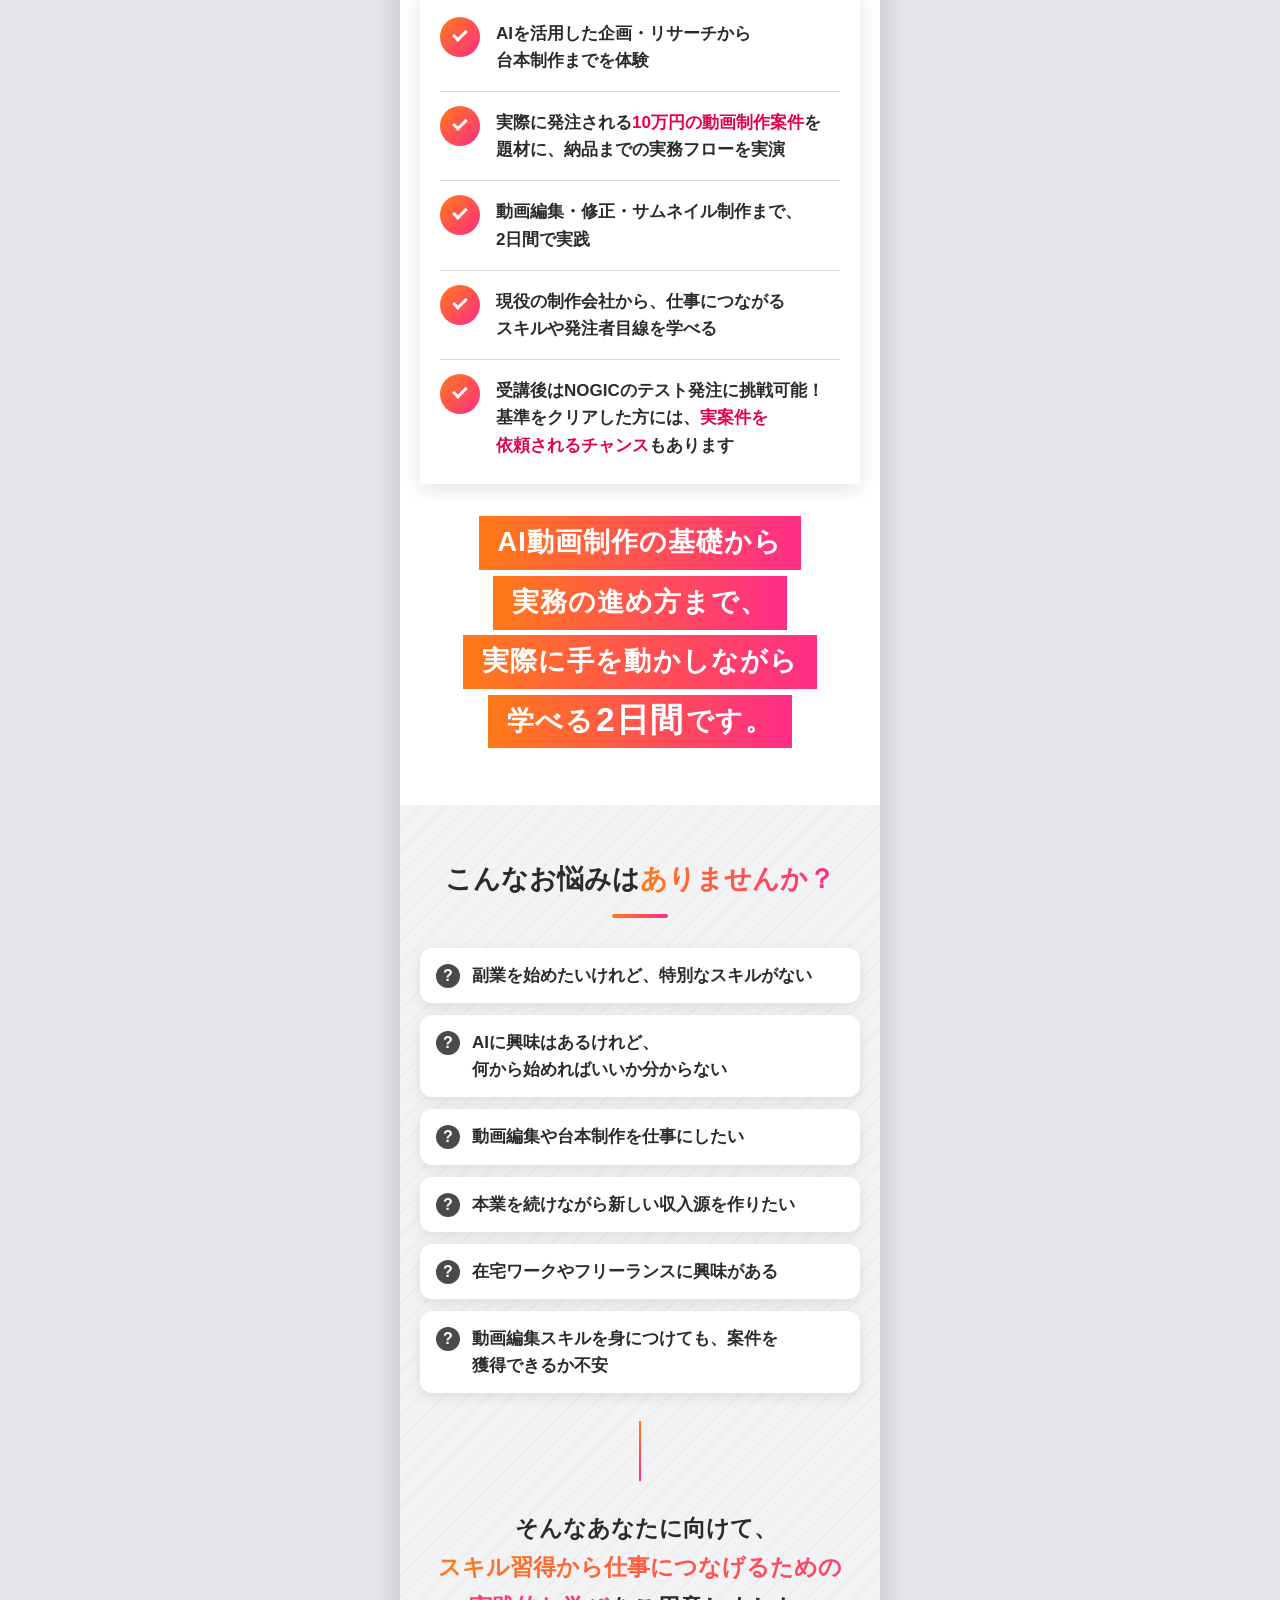
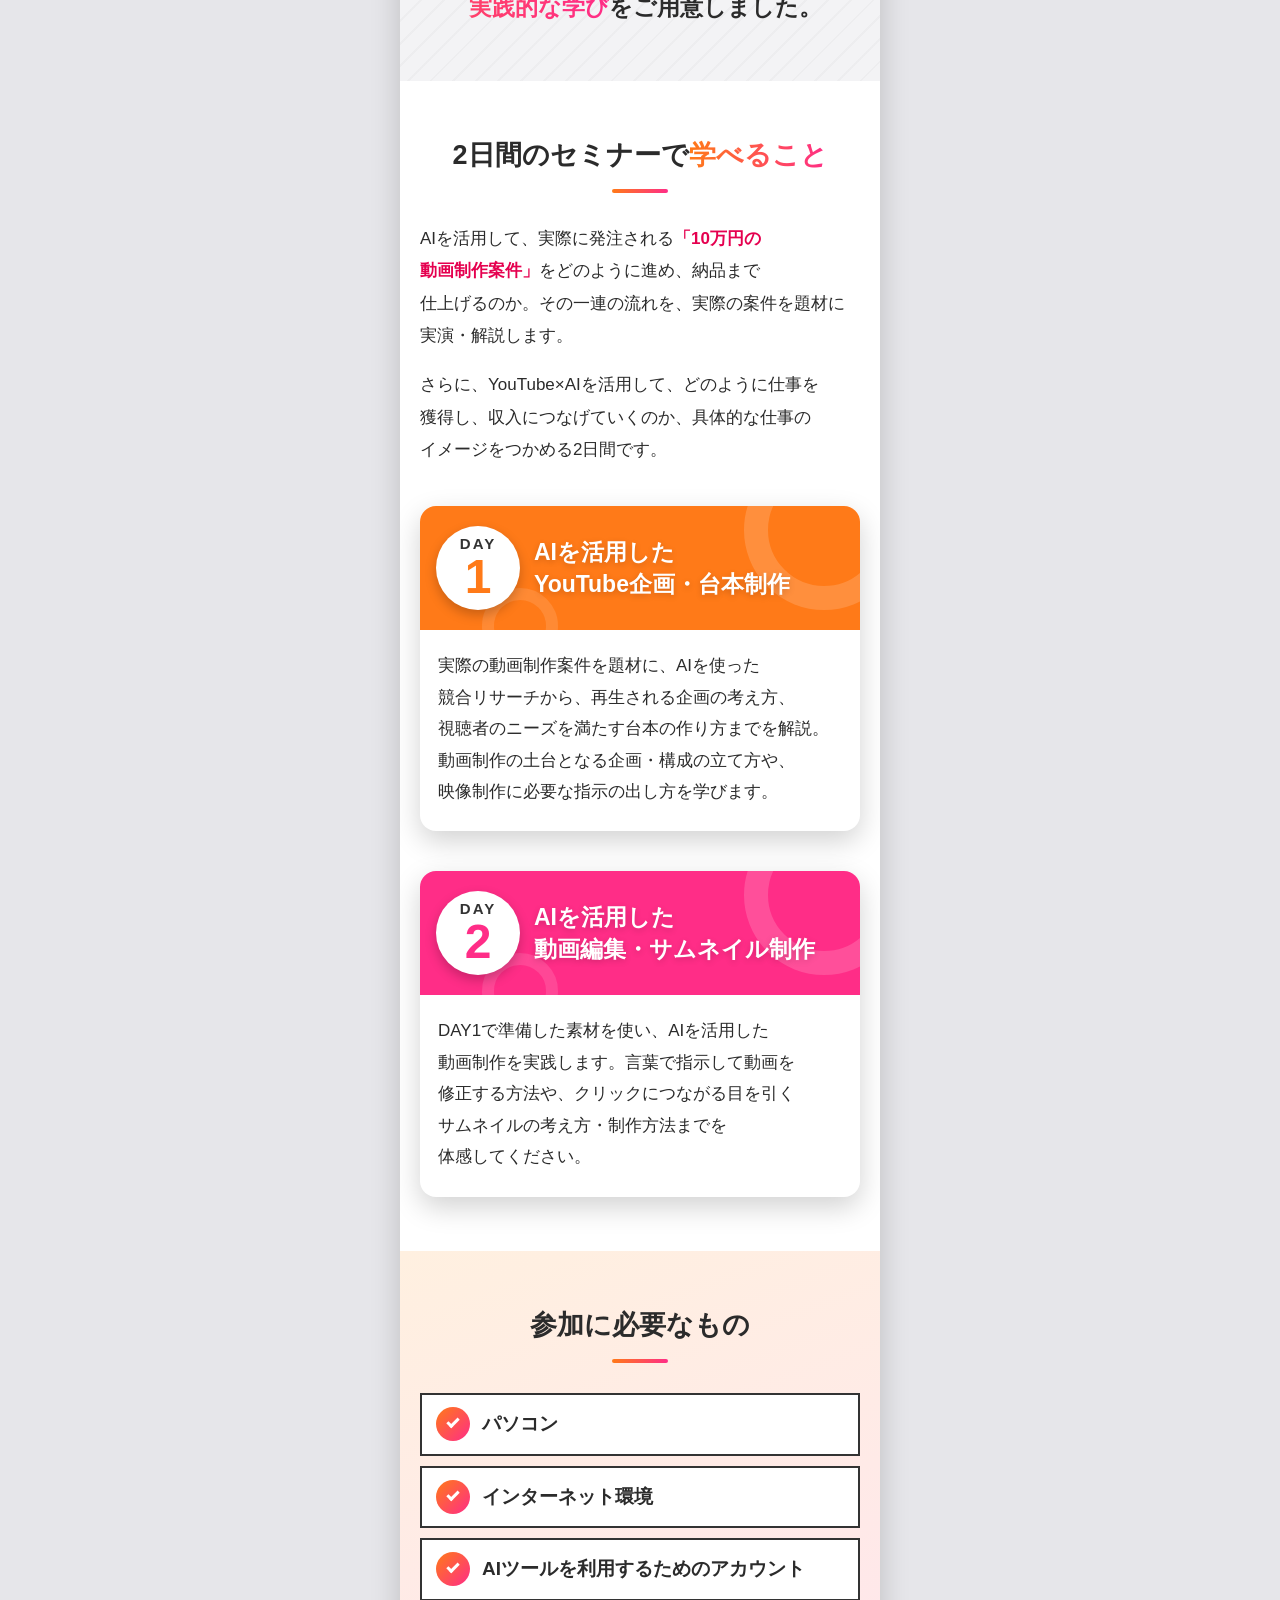
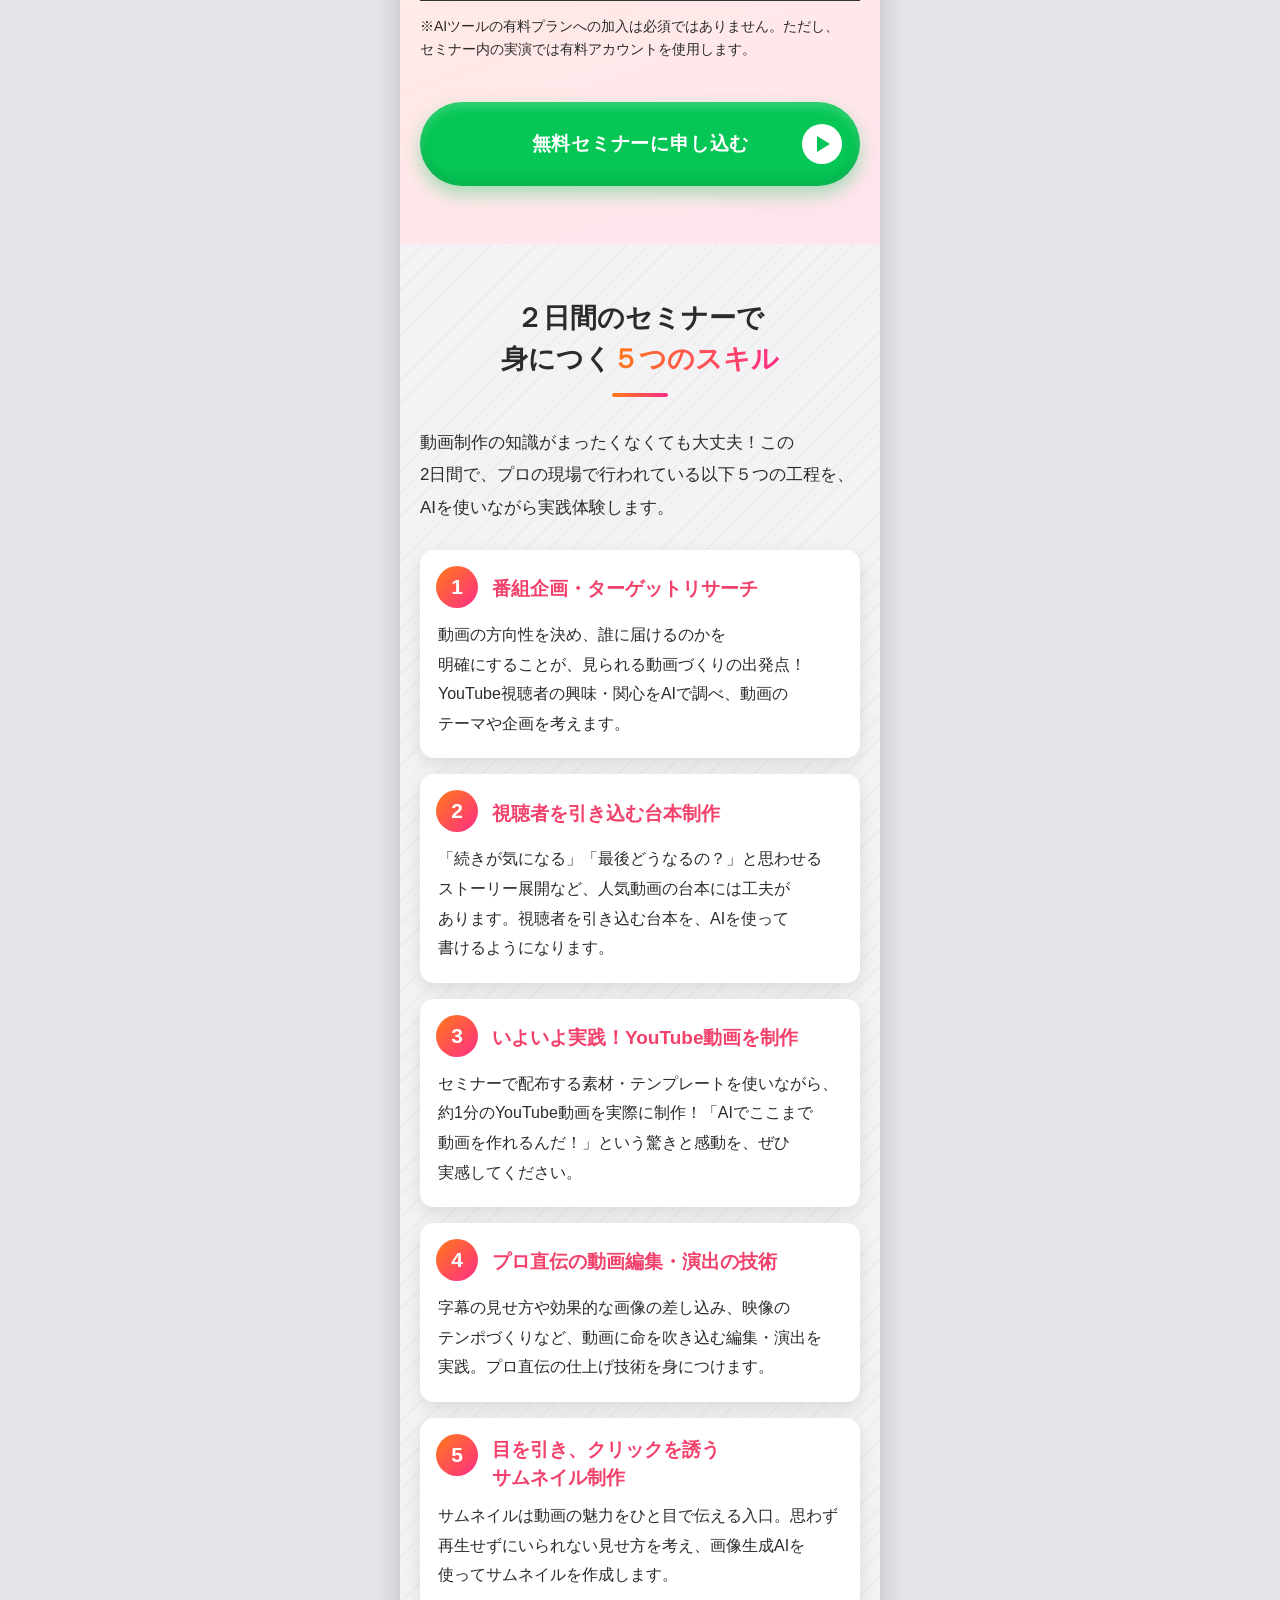
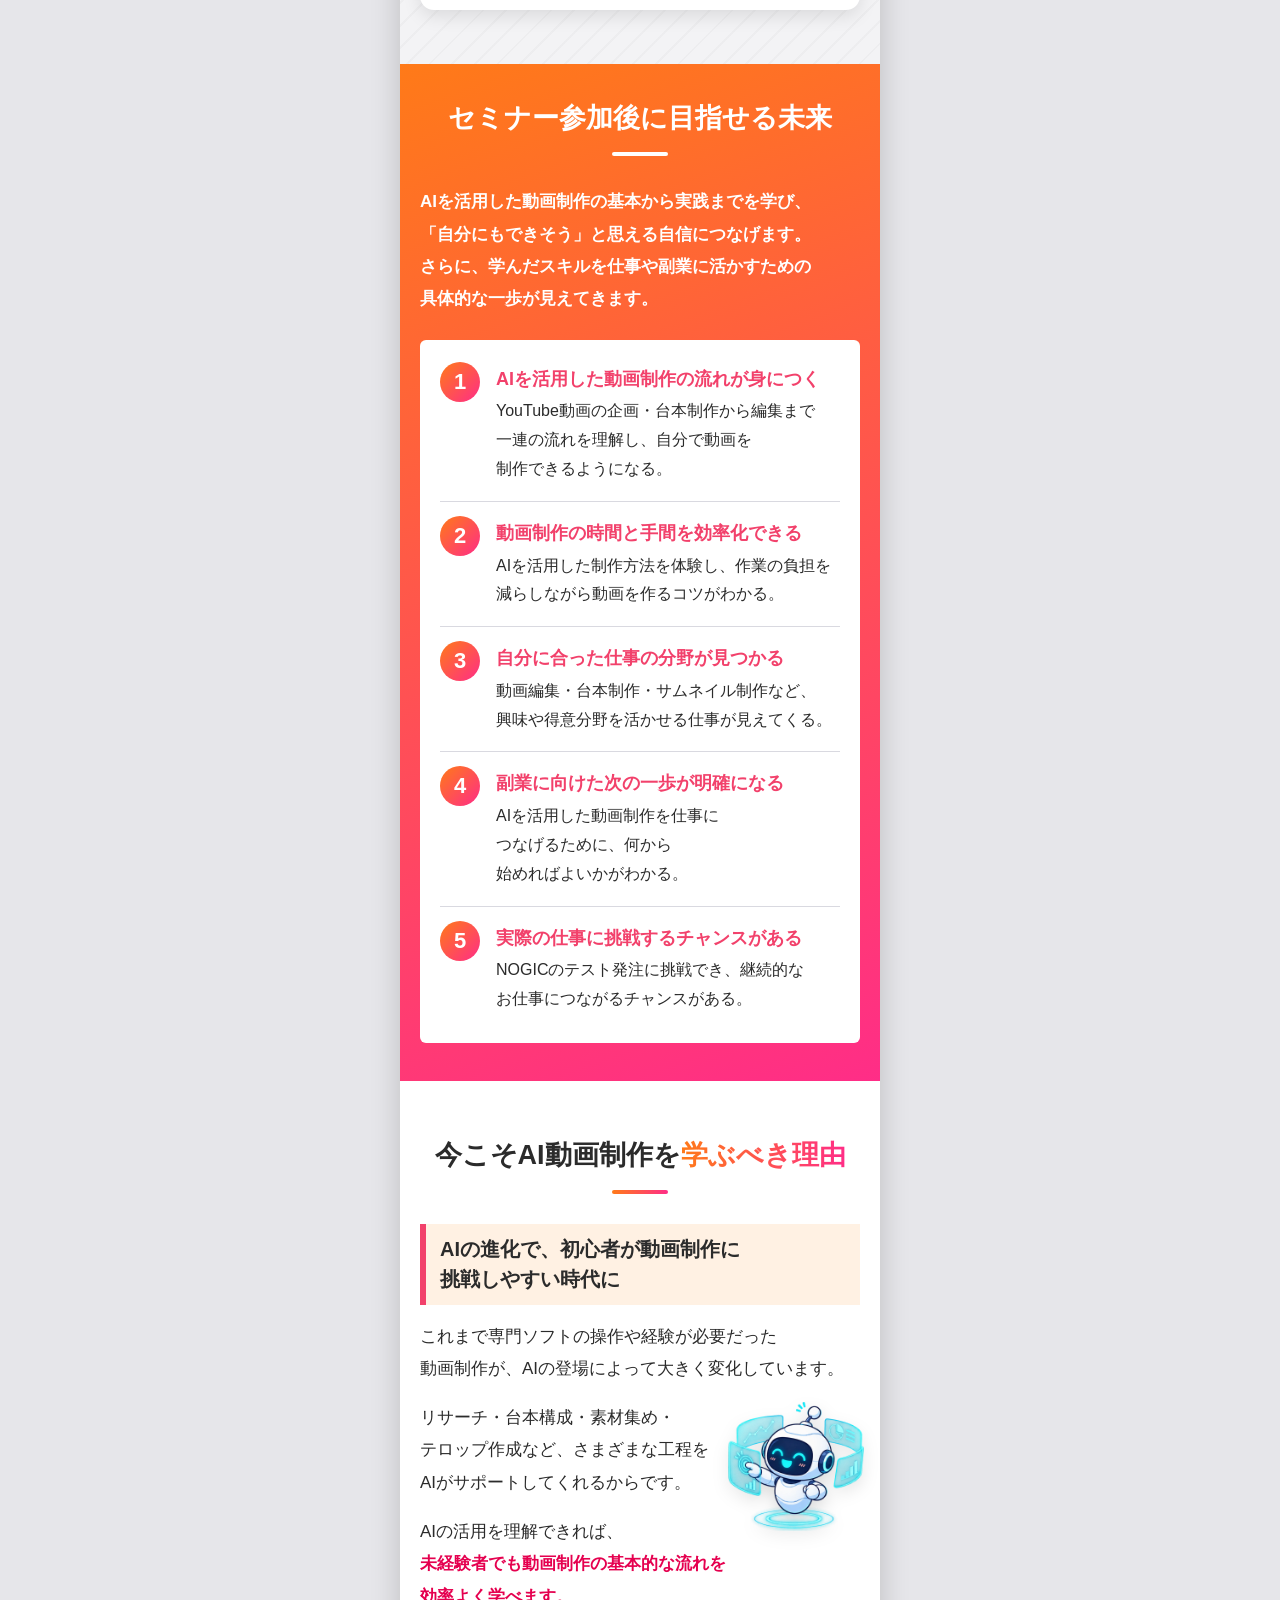
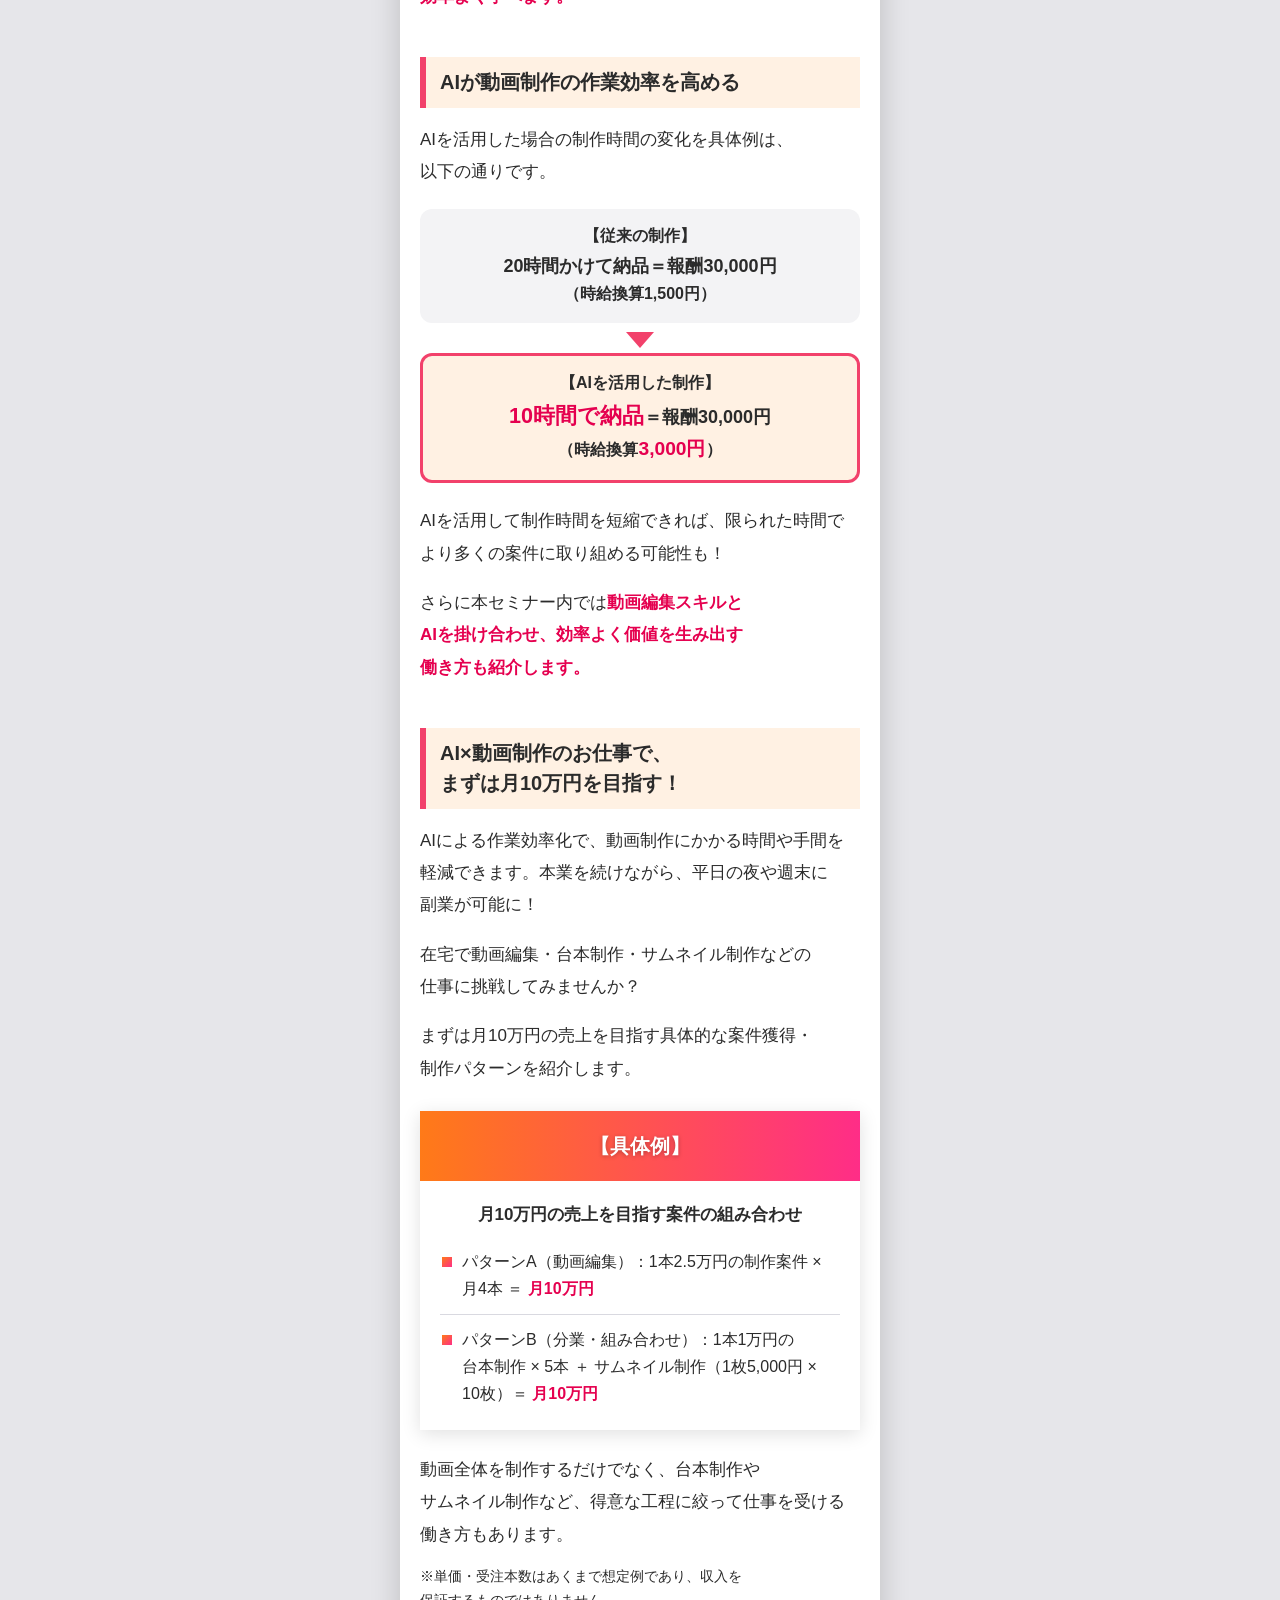
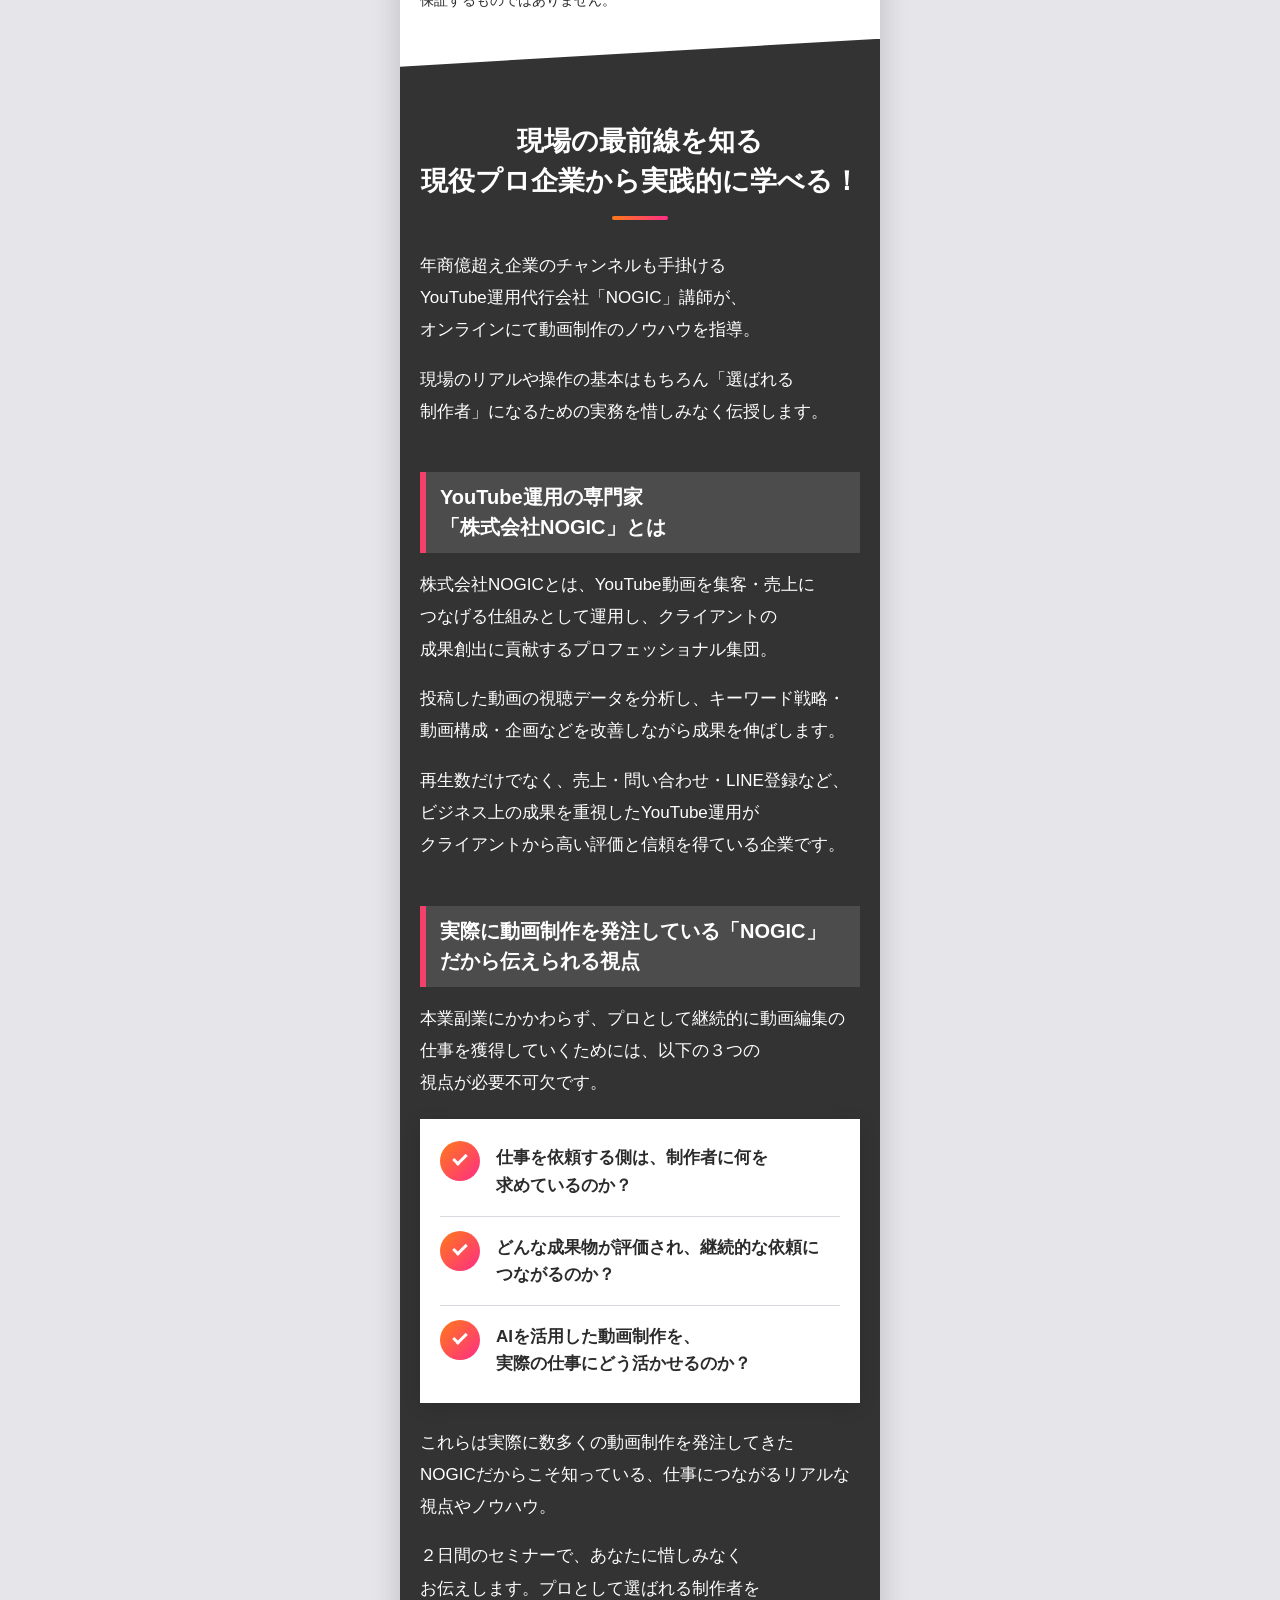
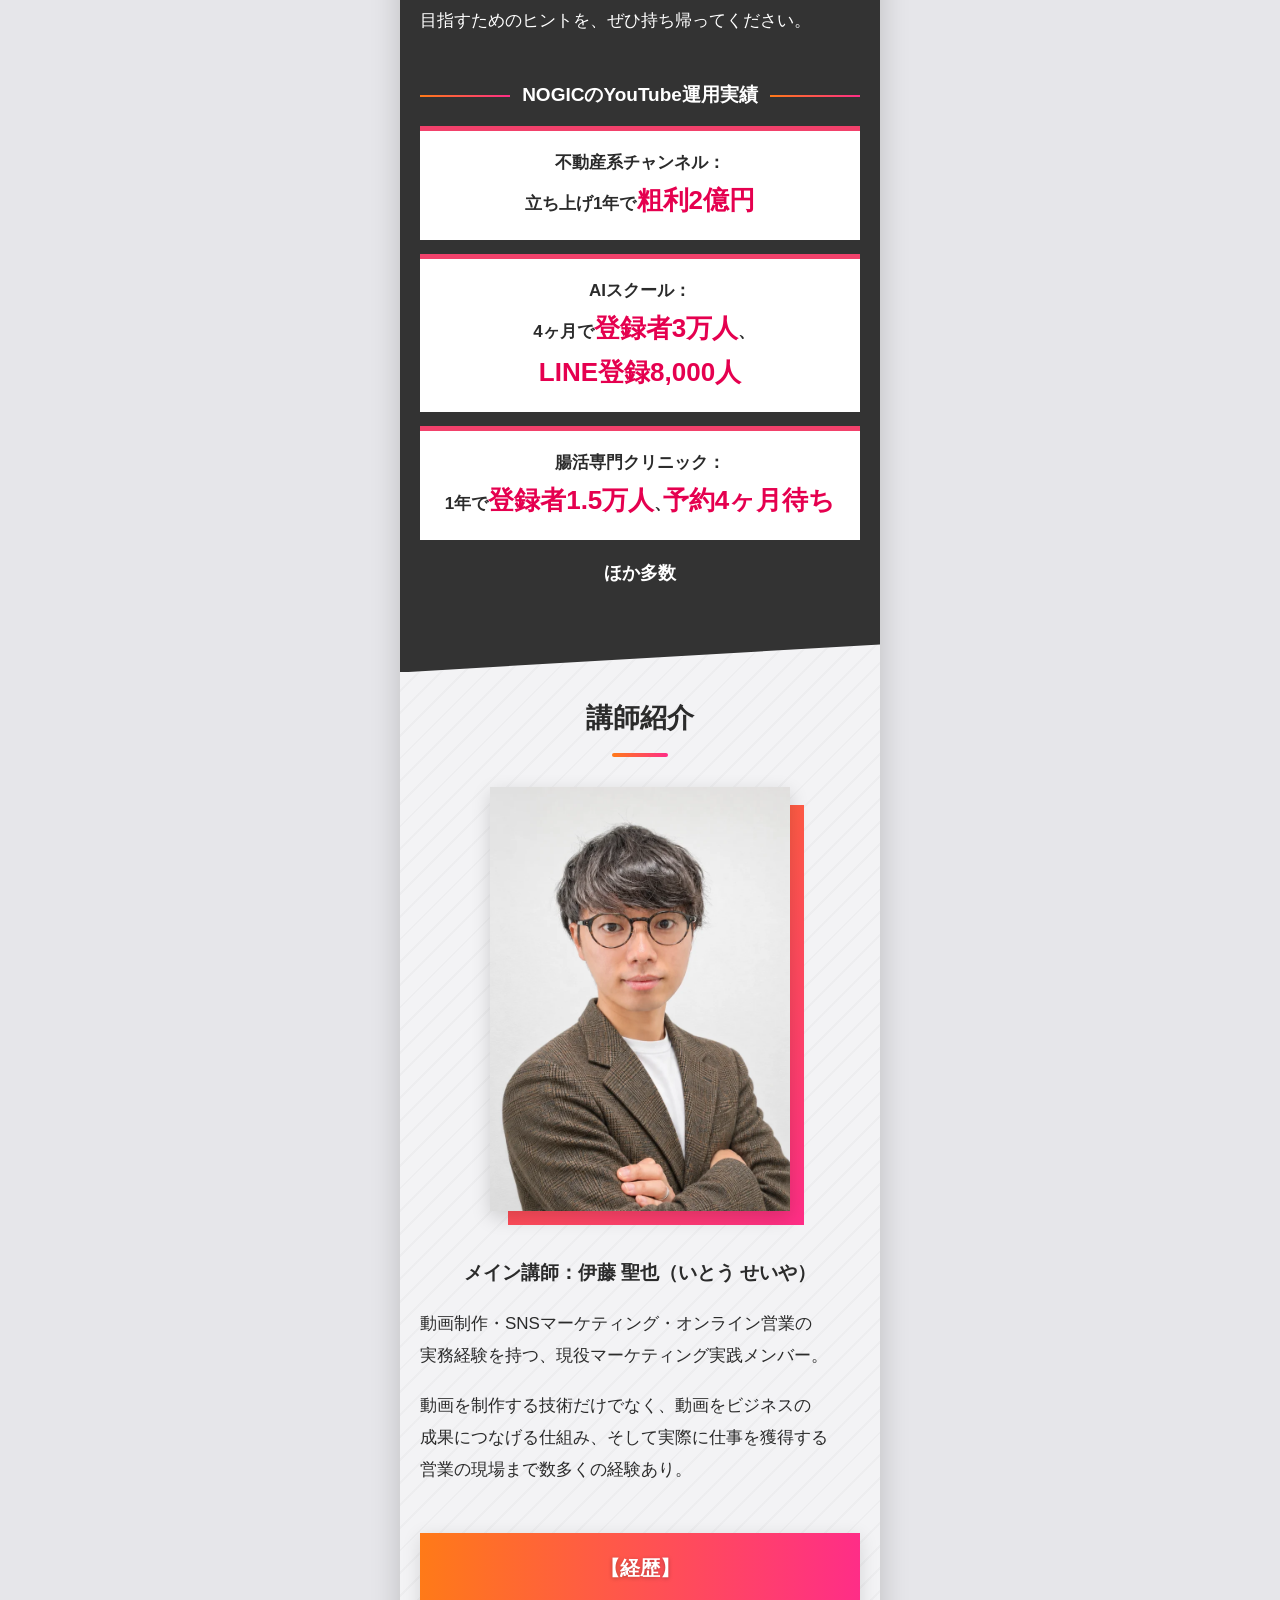
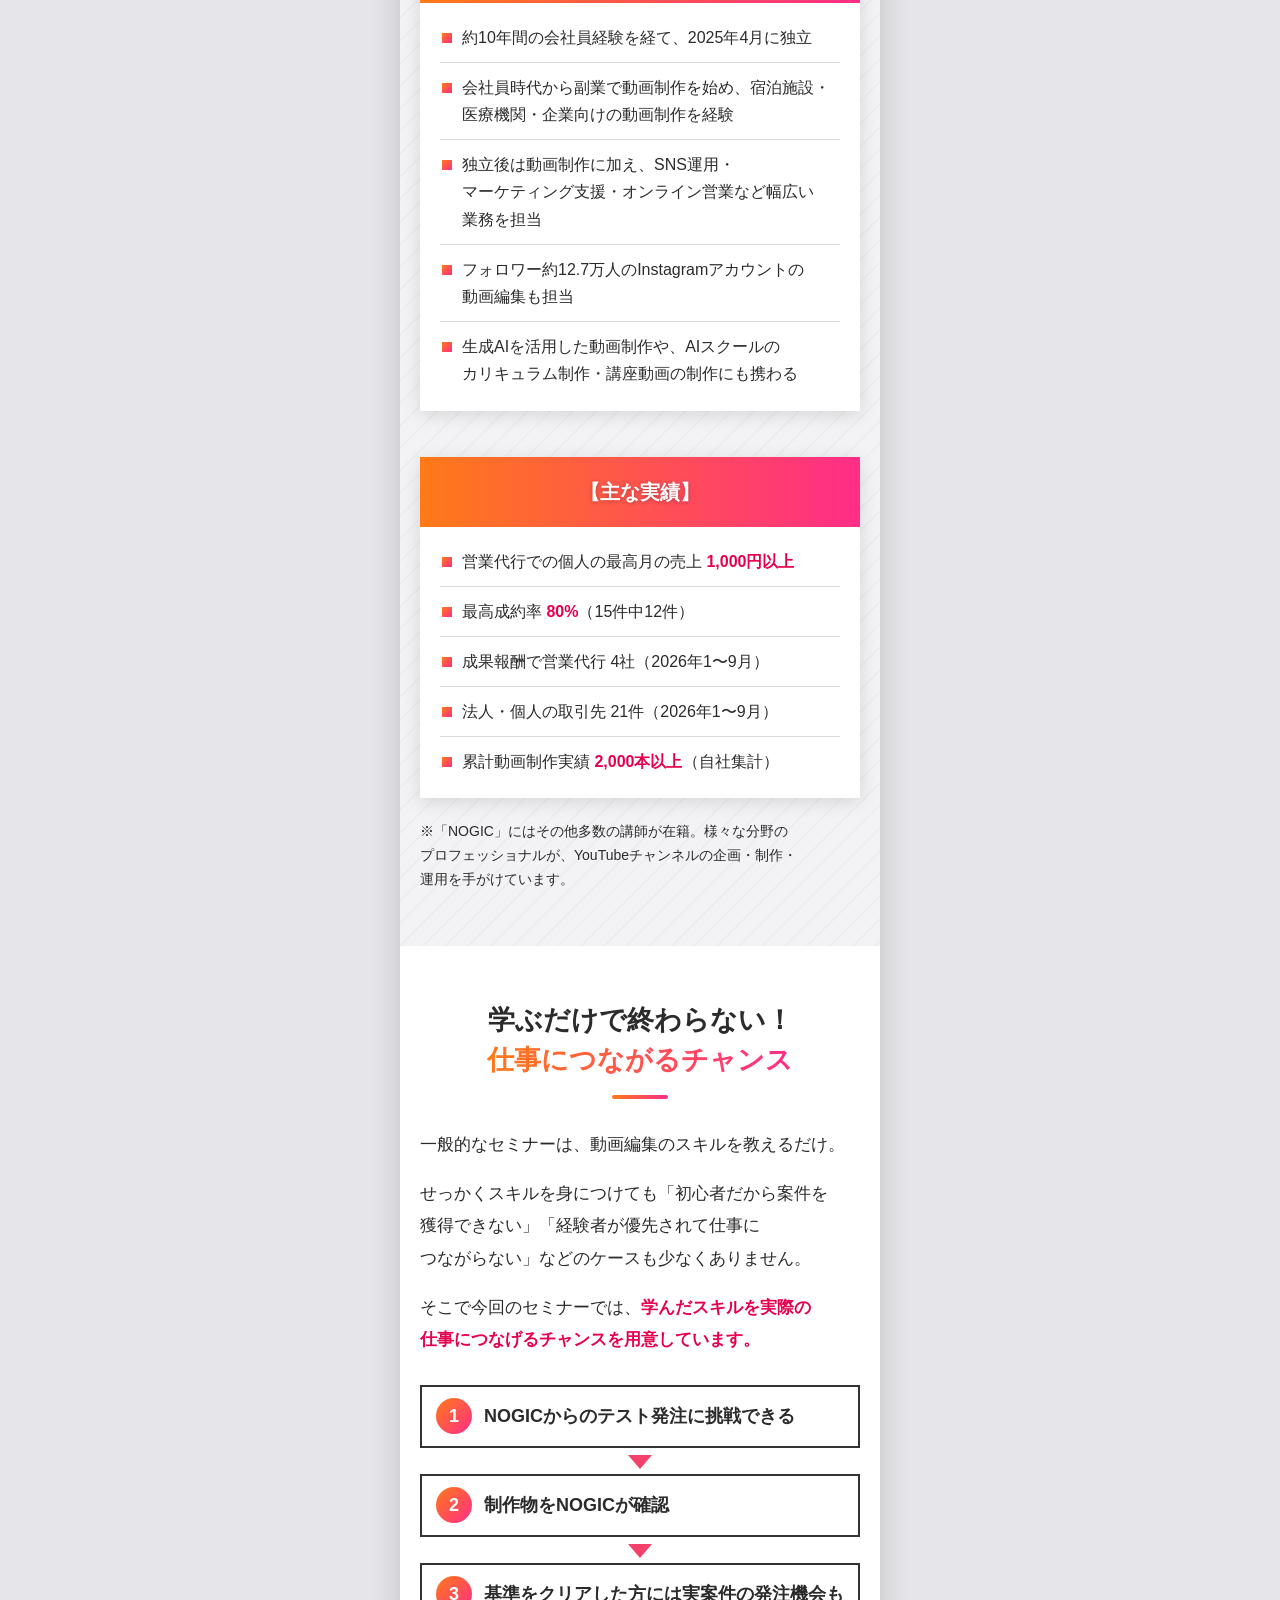
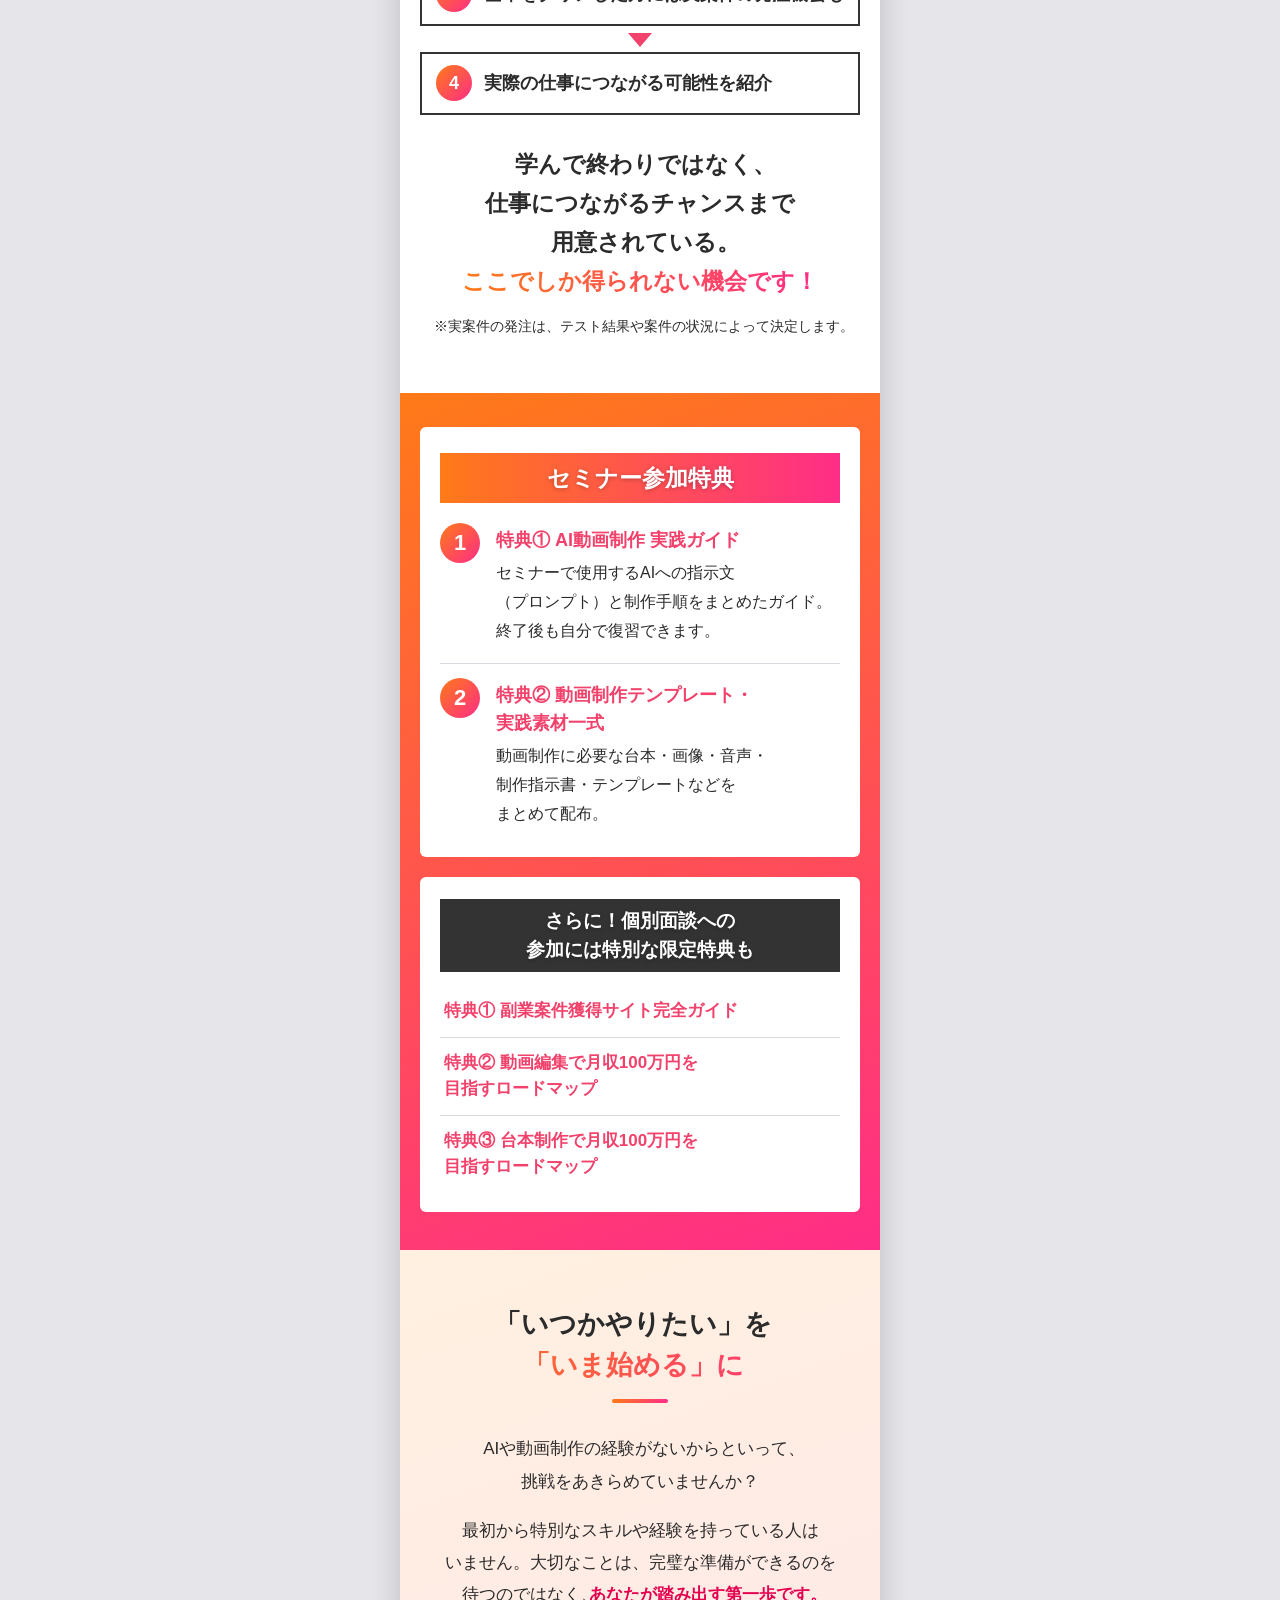
<file: ai-youtube-seminar/index.html>
<!doctype html>
<html lang="ja">
<head>
  <meta charset="utf-8">
  <meta name="viewport" content="width=device-width, initial-scale=1">
  <title>参加無料！未経験者OK 動画制作を学び、仕事のチャンスをつかむ！２日間AI×YouTube実践セミナー</title>
  <meta name="description" content="「学ぶだけ」で終わらせない！AI×YouTube動画制作で「まずは10万円」を稼ぐための超実践型セミナー">
  <link rel="stylesheet" href="css/style.css">
</head>
<body>
<main class="lp" id="lp">

  <!-- ファーストビュー -->
  <section class="fv" data-frame="fv">
    <div class="f2">
      <p class="f2__band"><span>【未経験から案件獲得まで】</span><span>参加費無料 / オンライン2日間集中講座</span></p>
      <h1 class="f2__main"><span class="f2__l1"><span class="ps">「</span>学ぶだけ」で終わらせない！</span><span class="f2__l2">AI×YouTube動画制作で</span><span class="f2__l3"><strong class="f2__block">「まずは10万円」</strong></span><span class="f2__l4">を稼ぐための</span><span class="f2__l5 gt">超実践型セミナー</span></h1>
      <p class="f2__sub">動画編集未経験から、実務まで！</p>
      <p class="f2__desc">現役の<wbr>YouTube運用代行会社<wbr><span class="nw">（NOGIC）から</span><wbr>プロの<wbr>仕事の<wbr>進め方を<wbr>学び、<wbr>受講後には<wbr>テスト発注＆実案件獲得の<wbr>チャンスも！</p>
      <div class="cta">
        <a class="cta__btn" href="#" data-cta data-cta-fv>無料セミナーに申し込む</a>
      </div>
    </div>
  </section>

  <!-- LPタイトル -->
  <section class="sec sec--dark t2" data-frame="title">
    <p class="pill">参加無料！未経験者OK</p>
    <h2 class="t2__title"><span>動画制作を学び<span class="pe">、</span></span><span>仕事のチャンスをつかむ！</span><span class="gt">２日間AI×YouTube</span><span class="gt">実践セミナー</span></h2>
  </section>

  <!-- ゼロから学べる！ -->
  <section class="sec sec--white" data-frame="intro">
    <div class="hd">
      <p class="pill">参加費無料・初心者大歓迎</p>
      <h2><span class="nw">ゼロから学べる！</span><span class="gt">AI活用と動画制作を凝縮した実践プログラム</span></h2>
    </div>
    <div class="tx">
      <p>AIや<wbr>動画編集の<wbr>経験が<wbr>なくても<wbr>大丈夫！<wbr>現役の<wbr>YouTube運用代行会社<wbr>「NOGIC」の<wbr>講師が、<wbr>実際の<wbr>仕事を<wbr>題材に、<wbr>AIを<wbr>活用した<wbr>動画制作の<wbr>流れを<wbr>わかりやすく<wbr>解説します。</p>
    </div>
    <div class="card" style="margin-top:26px">
      <div class="card__body" style="padding-top:8px;padding-bottom:8px">
        <ul class="clist">
          <li>AIを<wbr>活用した<wbr>企画・<wbr>リサーチから<wbr>台本制作までを<wbr>体験</li>
          <li>実際に<wbr>発注される<span class="em"><wbr>10万円の<wbr>動画制作案件</span>を<wbr>題材に、<wbr>納品までの<wbr>実務フローを<wbr>実演</li>
          <li>動画編集・<wbr>修正・<wbr>サムネイル制作まで、<wbr>2日間で<wbr>実践</li>
          <li>現役の<wbr>制作会社から、<wbr>仕事に<wbr>つながる<wbr>スキルや<wbr>発注者目線を<wbr>学べる</li>
          <li>受講後は<wbr>NOGICの<wbr>テスト発注に<wbr>挑戦可能！<wbr><span class="nw">基準をクリアした方には、</span><span class="em"><wbr>実案件を<wbr>依頼される<wbr>チャンス</span>もあります</li>
        </ul>
      </div>
    </div>
    <div class="tx tx--c" style="margin-top:30px">
      <p class="boxline boxline--big"><span class="nw">AI動画制作の基礎から</span><br><span class="nw">実務の進め方まで、</span><br><span class="nw">実際に手を動かしながら</span><br><span class="nw">学べる<b class="boxline__num">2日間</b>です。</span></p>
    </div>
  </section>

  <!-- こんなお悩みはありませんか？ -->
  <section class="sec sec--pale" data-frame="worry">
    <div class="hd">
      <h2>こんなお悩みは<span class="gt nw">ありませんか？</span></h2>
    </div>
    <ul class="worries">
      <li>副業を<wbr>始めたいけれど、<wbr><span class="nw">特別なスキルがない</span></li>
      <li>AIに<wbr>興味は<wbr>あるけれど、<wbr><span class="nw">何から始めればいいか分からない</span></li>
      <li>動画編集や<wbr>台本制作を<wbr>仕事にしたい</li>
      <li>本業を<wbr>続けながら<wbr>新しい<wbr>収入源を<wbr>作りたい</li>
      <li>在宅ワークや<wbr>フリーランスに<wbr>興味が<wbr>ある</li>
      <li>動画編集スキルを<wbr>身につけても、<wbr>案件を<wbr>獲得できるか<wbr>不安</li>
    </ul>
    <div class="vline"></div>
    <div class="tx tx--c">
      <p class="big"><span class="nw">そんなあなたに向けて<span class="pe">、</span></span><span class="gt"><wbr>スキル習得から<wbr><span class="nw">仕事につなげるための</span><wbr><span class="nw">実践的な学び</span></span><wbr>を<wbr>ご用意しました<span class="pe">。</span></p>
    </div>
  </section>

  <!-- 2日間のセミナーで学べること -->
  <section class="sec sec--white" data-frame="learn">
    <div class="hd">
      <h2>2日間のセミナーで<span class="gt nw">学べること</span></h2>
    </div>
    <div class="tx">
      <p>AIを<wbr>活用して、<wbr>実際に<wbr>発注される<span class="em"><wbr>「10万円の<wbr>動画制作案件」</span>を<wbr>どのように<wbr>進め、<wbr>納品まで<wbr>仕上げるのか。<wbr>その<wbr>一連の<wbr>流れを、<wbr>実際の<wbr>案件を<wbr>題材に<wbr>実演・<wbr>解説します。</p>
      <p>さらに、<wbr>YouTube×AIを<wbr>活用して、<wbr>どのように<wbr>仕事を<wbr>獲得し、<wbr>収入に<wbr>つなげていくのか、<wbr>具体的な<wbr>仕事の<wbr>イメージを<wbr>つかめる<wbr>2日間です。</p>
    </div>

    <div class="day day--1">
      <div class="day__head">
        <p class="day__tag">DAY<span>1</span></p>
        <p class="day__title">AIを<wbr>活用した<wbr>YouTube企画・<wbr>台本制作</p>
      </div>
      <p class="day__text">実際の<wbr>動画制作案件を<wbr>題材に、<wbr>AIを<wbr>使った<wbr>競合リサーチから、<wbr>再生される<wbr>企画の<wbr>考え方、<wbr>視聴者の<wbr>ニーズを<wbr>満たす<wbr>台本の<wbr>作り方までを<wbr>解説。<wbr>動画制作の<wbr>土台となる<wbr>企画・<wbr>構成の<wbr>立て方や、<wbr>映像制作に<wbr>必要な<wbr>指示の<wbr>出し方を<wbr>学びます。</p>
    </div>

    <div class="day day--2">
      <div class="day__head">
        <p class="day__tag">DAY<span>2</span></p>
        <p class="day__title">AIを<wbr>活用した<wbr>動画編集・<wbr>サムネイル制作</p>
      </div>
      <p class="day__text">DAY1で<wbr>準備した<wbr>素材を<wbr>使い、<wbr>AIを<wbr>活用した<wbr>動画制作を<wbr>実践します。<wbr>言葉で<wbr>指示して<wbr>動画を<wbr>修正する<wbr>方法や、<wbr>クリックに<wbr>つながる<wbr>目を<wbr>引く<wbr>サムネイルの<wbr>考え方・<wbr>制作方法までを<wbr>体感してください。</p>
    </div>
  </section>

  <!-- 参加に必要なもの + CTA -->
  <section class="sec sec--white" data-frame="need">
    <div class="hd">
      <h2>参加に必要なもの</h2>
    </div>
    <ul class="needs">
      <li>パソコン</li>
      <li>インターネット環境</li>
      <li>AIツールを<wbr>利用するための<wbr>アカウント</li>
    </ul>
    <p class="note" style="margin:14px 0 0">※AIツールの<wbr>有料プランへの<wbr>加入は<wbr>必須では<wbr>ありません。<wbr>ただし、<wbr>セミナー内の<wbr>実演では<wbr>有料アカウントを<wbr>使用します。</p>
    <div class="cta cta--gap">
      <a class="cta__btn" href="#" data-cta>無料セミナーに申し込む</a>
    </div>
  </section>

  <!-- ２日間のセミナーで身につく５つのスキル -->
  <section class="sec sec--pale" data-frame="skills">
    <div class="hd">
      <h2>２日間のセミナーで身につく<span class="gt nw">５つのスキル</span></h2>
    </div>
    <div class="tx">
      <p>動画制作の<wbr>知識が<wbr>まったくなくても<wbr>大丈夫！<wbr>この<wbr>2日間で、<wbr>プロの<wbr>現場で<wbr>行われている<wbr>以下５つの<wbr>工程を、<wbr>AIを<wbr>使いながら<wbr>実践体験します。</p>
    </div>
    <ol class="skills">
      <li>
        <p class="skills__title">番組企画・<wbr>ターゲットリサーチ</p>
        <p class="skills__desc">動画の<wbr>方向性を<wbr>決め、<wbr>誰に<wbr>届けるのかを<wbr>明確にすることが、<wbr>見られる<wbr>動画づくりの<wbr>出発点！<wbr>YouTube視聴者の<wbr>興味・<wbr>関心を<wbr>AIで<wbr>調べ、<wbr>動画の<wbr>テーマや<wbr>企画を<wbr>考えます。</p>
      </li>
      <li>
        <p class="skills__title">視聴者を<wbr>引き込む<wbr>台本制作</p>
        <p class="skills__desc">「続きが<wbr>気になる」<wbr><span class="nw">「最後どうなるの？」と</span><wbr>思わせる<wbr>ストーリー展開など、<wbr>人気動画の<wbr>台本には<wbr>工夫が<wbr>あります。<wbr>視聴者を<wbr>引き込む<wbr>台本を、<wbr>AIを<wbr>使って<wbr>書けるようになります。</p>
      </li>
      <li>
        <p class="skills__title">いよいよ<wbr>実践！<wbr>YouTube動画を<wbr>制作</p>
        <p class="skills__desc">セミナーで<wbr>配布する<wbr>素材・<wbr>テンプレートを<wbr>使いながら、<wbr>約1分の<wbr>YouTube動画を<wbr>実際に<wbr>制作！<wbr>「AIでここまで<wbr>動画を<wbr>作れるんだ！」という<wbr>驚きと<wbr>感動を、<wbr>ぜひ<wbr>実感してください。</p>
      </li>
      <li>
        <p class="skills__title">プロ直伝の<wbr>動画編集・<wbr>演出の<wbr>技術</p>
        <p class="skills__desc">字幕の<wbr>見せ方や<wbr>効果的な<wbr>画像の<wbr>差し込み、<wbr>映像の<wbr>テンポづくりなど、<wbr>動画に<wbr>命を<wbr>吹き込む<wbr>編集・<wbr>演出を<wbr>実践。<wbr>プロ直伝の<wbr>仕上げ<wbr>技術を<wbr>身につけます。</p>
      </li>
      <li>
        <p class="skills__title">目を<wbr>引き、<wbr>クリックを<wbr>誘う<wbr>サムネイル制作</p>
        <p class="skills__desc">サムネイルは<wbr>動画の<wbr>魅力を<wbr>ひと目で<wbr>伝える<wbr>入口。<wbr>思わず<wbr>再生せずにいられない<wbr>見せ方を<wbr>考え、<wbr>画像生成AIを<wbr>使って<wbr>サムネイルを<wbr>作成します。</p>
      </li>
    </ol>
  </section>

  <!-- セミナー参加後に目指せる未来 -->
  <section class="sec sec--grad" data-frame="future">
    <div class="hd">
      <h2>セミナー参加後に<span class="nw">目指せる未来</span></h2>
    </div>
    <div class="tx" style="color:var(--c-bg)">
      <p class="b">AIを<wbr>活用した<wbr>動画制作の<wbr>基本から<wbr>実践までを<wbr>学び、<wbr>「自分にも<wbr>できそう」と<wbr>思える<wbr>自信に<wbr>つなげます。<wbr>さらに、<wbr>学んだ<wbr>スキルを<wbr>仕事や<wbr>副業に<wbr>活かすための<wbr>具体的な<wbr>一歩が<wbr>見えてきます。</p>
    </div>
    <div class="panel" style="margin-top:24px;padding-top:8px">
      <ul class="nlist">
        <li><span class="nlist__title">AIを<wbr>活用した<wbr>動画制作の<wbr>流れが<wbr>身につく</span><span class="nlist__desc"><wbr>YouTube動画の<wbr>企画・<wbr>台本制作から<wbr>編集まで<wbr>一連の<wbr>流れを<wbr>理解し、<wbr>自分で<wbr>動画を<wbr>制作できるようになる。</span></li>
        <li><span class="nlist__title">動画制作の<wbr>時間と<wbr>手間を<wbr>効率化できる</span><span class="nlist__desc"><wbr>AIを<wbr>活用した<wbr>制作方法を<wbr>体験し、<wbr>作業の<wbr>負担を<wbr>減らしながら<wbr>動画を<wbr>作る<wbr>コツが<wbr>わかる。</span></li>
        <li><span class="nlist__title">自分に<wbr>合った<wbr>仕事の<wbr>分野が<wbr>見つかる</span><span class="nlist__desc"><wbr>動画編集・<wbr>台本制作・<wbr>サムネイル制作など、<wbr>興味や<wbr>得意分野を<wbr>活かせる<wbr>仕事が<wbr>見えてくる。</span></li>
        <li><span class="nlist__title">副業に<wbr>向けた<wbr>次の<wbr>一歩が<wbr>明確になる</span><span class="nlist__desc"><wbr>AIを<wbr>活用した<wbr>動画制作を<wbr>仕事に<wbr>つなげるために、<wbr>何から<wbr>始めればよいかが<wbr>わかる。</span></li>
        <li><span class="nlist__title">実際の<wbr>仕事に<wbr>挑戦する<wbr>チャンスが<wbr>ある</span><span class="nlist__desc"><wbr>NOGICの<wbr>テスト発注に<wbr>挑戦でき、<wbr>継続的な<wbr>お仕事に<wbr>つながる<wbr>チャンスが<wbr>ある。</span></li>
      </ul>
    </div>
  </section>

  <!-- 今こそAI動画制作を学ぶべき理由 -->
  <section class="sec sec--white" data-frame="reason">
    <div class="hd">
      <h2>今こそAI動画制作を<span class="gt nw">学ぶべき理由</span></h2>
    </div>

    <p class="subhd subhd--first">AIの<wbr>進化で、<wbr>初心者が<wbr>動画制作に<wbr>挑戦しやすい<wbr>時代に</p>
    <div class="tx">
      <p>これまで<wbr>専門ソフトの<wbr>操作や<wbr>経験が<wbr>必要だった<wbr>動画制作が、<wbr>AIの<wbr>登場によって<wbr>大きく<wbr>変化しています。</p>
      <p><img class="illust-s" src="img/robot.webp" width="640" height="604" alt="" loading="lazy" decoding="async">リサーチ・<wbr>台本構成・<wbr>素材集め・<wbr>テロップ作成など、<wbr>さまざまな<wbr>工程を<wbr>AIが<wbr>サポートして<wbr><span class="nw">くれるからです。</span></p>
      <p>AIの<wbr>活用を<wbr>理解できれば、<span class="em"><wbr>未経験者でも<wbr>動画制作の<wbr>基本的な<wbr>流れを<wbr>効率よく<wbr>学べます。</span></p>
    </div>

    <p class="subhd">AIが<wbr>動画制作の<wbr>作業効率を<wbr>高める</p>
    <div class="tx">
      <p>AIを<wbr>活用した<wbr>場合の<wbr>制作時間の<wbr>変化を<wbr>具体例は、<wbr>以下の<wbr>通りです。</p>
    </div>
    <div class="cmp">
      <div class="cmp__box">
        <p class="cmp__label">【従来の制作】</p>
        <p class="cmp__main">20時間かけて<wbr>納品＝報酬30,000円<span class="cmp__rate"><wbr>（時給換算1,500円）</span></p>
      </div>
      <div class="cmp__box cmp__box--ai">
        <p class="cmp__label">【AIを<wbr>活用した制作】</p>
        <p class="cmp__main"><span class="em">10時間で<wbr>納品</span>＝報酬30,000円<span class="cmp__rate"><wbr>（時給換算<span class="em">3,000円</span>）</span></p>
      </div>
    </div>
    <div class="tx">
      <p>AIを<wbr>活用して<wbr>制作時間を<wbr>短縮できれば、<wbr>限られた<wbr>時間で<wbr>より<wbr>多くの<wbr>案件に<wbr>取り組める<wbr>可能性も！</p>
      <p>さらに<wbr>本セミナー内では<span class="em"><wbr>動画編集スキルと<wbr>AIを<wbr>掛け合わせ、<wbr>効率よく<wbr>価値を<wbr>生み出す<wbr>働き方も<wbr>紹介します。</span></p>
    </div>

    <p class="subhd">AI×動画制作のお仕事で、<wbr><span class="nw">まずは月10万円を目指す！</span></p>
    <div class="tx">
      <p>AIによる<wbr>作業効率化で、<wbr>動画制作に<wbr>かかる<wbr>時間や<wbr>手間を<wbr>軽減できます。<wbr>本業を<wbr>続けながら、<wbr>平日の<wbr>夜や<wbr>週末に<wbr>副業が<wbr>可能に！</p>
      <p>在宅で<wbr>動画編集・<wbr>台本制作・<wbr>サムネイル制作などの<wbr>仕事に<wbr>挑戦してみませんか？</p>
      <p>まずは<wbr>月10万円の<wbr>売上を<wbr>目指す<wbr>具体的な<wbr>案件獲得・<wbr>制作パターンを<wbr>紹介します。</p>
    </div>
    <div class="card" style="margin-top:26px">
      <p class="card__head card__head--plain">【具体例】</p>
      <div class="card__body" style="padding-top:18px;padding-bottom:12px">
        <p class="b" style="margin:0 0 6px;text-align:center">月10万円の<wbr>売上を<wbr>目指す<wbr>案件の<wbr>組み合わせ</p>
        <ul class="dlist">
          <li>パターンA<wbr>（動画編集）：<wbr>1本2.5万円の<wbr>制作案件 × 月4本 ＝ <span class="em">月10万円</span></li>
          <li>パターンB<wbr>（分業・<wbr>組み合わせ）：<wbr>1本1万円の<wbr>台本制作 × 5本 ＋ サムネイル制作<wbr>（1枚5,000円 × 10枚）＝ <span class="em">月10万円</span></li>
        </ul>
      </div>
    </div>
    <div class="tx" style="margin-top:24px">
      <p>動画全体を<wbr>制作するだけでなく、<wbr>台本制作や<wbr>サムネイル制作など、<wbr>得意な<wbr>工程に<wbr>絞って<wbr>仕事を<wbr>受ける<wbr>働き方もあります。</p>
      <p class="note">※単価・<wbr>受注本数は<wbr>あくまで<wbr>想定例であり、<wbr>収入を<wbr>保証するものでは<wbr>ありません。</p>
    </div>
  </section>

  <!-- 現場の最前線を知る現役プロ企業から実践的に学べる！ -->
  <section class="sec sec--dark" data-frame="nogic">
    <div class="hd">
      <h2><span class="nw">現場の最前線を知る</span><span class="nw">現役プロ企業から</span><span class="nw">実践的に学べる！</span></h2>
    </div>
    <div class="tx">
      <p>年商億超え<wbr>企業の<wbr>チャンネルも<wbr>手掛ける<wbr>YouTube運用代行会社<wbr>「NOGIC」講師が、<wbr>オンラインにて<wbr>動画制作の<wbr>ノウハウを<wbr>指導。</p>
      <p>現場の<wbr>リアルや<wbr>操作の<wbr>基本は<wbr>もちろん<wbr>「選ばれる<wbr>制作者」になるための<wbr>実務を<wbr>惜しみなく<wbr>伝授します。</p>
    </div>

    <p class="subhd">YouTube運用の<wbr>専門家<wbr>「株式会社NOGIC」とは</p>
    <div class="tx">
      <p>株式会社NOGICとは、<wbr>YouTube動画を<wbr>集客・<wbr>売上に<wbr>つなげる<wbr>仕組みとして<wbr>運用し、<wbr>クライアントの<wbr>成果創出に<wbr>貢献する<wbr>プロフェッショナル集団。</p>
      <p>投稿した<wbr>動画の<wbr>視聴データを<wbr>分析し、<wbr>キーワード戦略・<wbr>動画構成・<wbr>企画などを<wbr>改善しながら<wbr>成果を<wbr>伸ばします。</p>
      <p>再生数だけでなく、<wbr>売上・<wbr>問い合わせ・<wbr>LINE登録など、<wbr>ビジネス上の<wbr>成果を<wbr>重視した<wbr>YouTube運用が<wbr>クライアントから<wbr>高い<wbr>評価と<wbr>信頼を<wbr>得ている<wbr>企業です。</p>
    </div>

    <p class="subhd">実際に<wbr>動画制作を<wbr>発注している<wbr>「NOGIC」だから<wbr>伝えられる<wbr>視点</p>
    <div class="tx">
      <p>本業副業に<wbr>かかわらず、<wbr>プロとして<wbr>継続的に<wbr>動画編集の<wbr>仕事を<wbr>獲得していくためには、<wbr>以下の<wbr>３つの<wbr>視点が<wbr>必要不可欠です。</p>
    </div>
    <div class="card" style="margin-top:20px;color:var(--c-ink)">
      <div class="card__body" style="padding-top:8px;padding-bottom:8px">
        <ul class="clist">
          <li>仕事を<wbr>依頼する<wbr>側は、<wbr>制作者に<wbr>何を<wbr>求めているのか？</li>
          <li>どんな<wbr>成果物が<wbr>評価され、<wbr>継続的な<wbr>依頼に<wbr>つながるのか？</li>
          <li>AIを<wbr>活用した<wbr>動画制作を、<wbr><span class="nw">実際の仕事にどう活かせるのか？</span></li>
        </ul>
      </div>
    </div>
    <div class="tx" style="margin-top:24px">
      <p>これらは<wbr>実際に<wbr>数多くの<wbr>動画制作を<wbr>発注してきた<wbr>NOGICだからこそ<wbr>知っている、<wbr>仕事に<wbr>つながる<wbr>リアルな<wbr>視点や<wbr>ノウハウ。</p>
      <p>２日間の<wbr>セミナーで、<wbr>あなたに<wbr>惜しみなく<wbr>お伝えします。<wbr>プロとして<wbr>選ばれる<wbr>制作者を<wbr>目指すための<wbr>ヒントを、<wbr><span class="nw">ぜひ持ち帰ってください。</span></p>
    </div>

    <p class="sub"><span>NOGICの<wbr>YouTube運用実績</span></p>
    <ul class="stats" style="color:var(--c-ink)">
      <li>不動産系チャンネル：<br>立ち上げ<wbr>1年で<span class="em"><wbr>粗利2億円</span></li>
      <li>AIスクール：<br>4ヶ月で<span class="em"><wbr>登録者3万人</span><span class="pe">、</span><span class="em"><wbr>LINE登録8,000人</span></li>
      <li>腸活専門クリニック：<br>1年で<span class="em"><wbr>登録者1.5万人</span><span class="pe">、</span><span class="em"><wbr>予約4ヶ月待ち</span></li>
    </ul>
    <p class="more">ほか多数</p>
  </section>

  <!-- 講師紹介 -->
  <section class="sec sec--pale" data-frame="teacher">
    <div class="hd">
      <h2>講師紹介</h2>
    </div>
    <div class="prof">
      <img src="img/teacher.webp" width="720" height="1018" alt="講師写真" loading="lazy" decoding="async">
    </div>
    <div class="tx">
      <p class="b tname">メイン講師：<wbr>伊藤 聖也<wbr>（いとう せいや）</p>
      <p>動画制作・<wbr>SNSマーケティング・<wbr>オンライン営業の<wbr>実務経験を<wbr>持つ、<wbr>現役マーケティング実践メンバー。</p>
      <p>動画を<wbr>制作する<wbr>技術だけでなく、<wbr>動画を<wbr>ビジネスの<wbr>成果に<wbr>つなげる<wbr>仕組み、<wbr>そして<wbr>実際に<wbr>仕事を<wbr>獲得する<wbr>営業の<wbr>現場まで<wbr>数多くの<wbr>経験あり。</p>
    </div>
    <div class="card">
      <p class="card__head card__head--plain">【経歴】</p>
      <div class="card__body" style="padding-top:10px;padding-bottom:12px">
        <ul class="dlist">
          <li>約10年間の<wbr>会社員経験を<wbr>経て、<wbr>2025年4月に<wbr>独立</li>
          <li>会社員時代から<wbr>副業で<wbr>動画制作を<wbr>始め、<wbr>宿泊施設・<wbr>医療機関・<wbr>企業向けの<wbr>動画制作を<wbr>経験</li>
          <li>独立後は<wbr>動画制作に<wbr>加え、<wbr>SNS運用・<wbr>マーケティング支援・<wbr>オンライン営業など<wbr>幅広い<wbr>業務を<wbr>担当</li>
          <li>フォロワー約12.7万人の<wbr>Instagramアカウントの<wbr>動画編集も<wbr>担当</li>
          <li>生成AIを<wbr>活用した<wbr>動画制作や、<wbr>AIスクールの<wbr>カリキュラム制作・<wbr>講座動画の<wbr>制作にも<wbr>携わる</li>
        </ul>
      </div>
    </div>
    <div class="card">
      <p class="card__head card__head--plain">【主な実績】</p>
      <div class="card__body" style="padding-top:10px;padding-bottom:12px">
        <ul class="dlist">
          <li>営業代行での<wbr>個人の<wbr>最高月の<wbr>売上 <span class="em">1,000円以上</span></li>
          <li>最高成約率 <span class="em">80%</span><wbr>（15件中12件）</li>
          <li>成果報酬で<wbr>営業代行 4社<wbr>（2026年1〜9月）</li>
          <li>法人・<wbr>個人の<wbr>取引先 21件<wbr>（2026年1〜9月）</li>
          <li>累計動画制作実績 <span class="em">2,000本以上</span><wbr>（自社集計）</li>
        </ul>
      </div>
    </div>
    <p class="note" style="margin:22px 0 0">※<wbr>「NOGIC」にはその他多数の<wbr>講師が<wbr>在籍。<wbr>様々な<wbr>分野の<wbr>プロフェッショナルが、<wbr>YouTubeチャンネルの<wbr>企画・<wbr>制作・<wbr>運用を<wbr>手がけています。</p>
  </section>

  <!-- 学ぶだけで終わらない！仕事につながるチャンス -->
  <section class="sec sec--white" data-frame="chance">
    <div class="hd">
      <h2><span class="nw">学ぶだけで終わらない！</span><span class="gt nw">仕事につながるチャンス</span></h2>
    </div>
    <div class="tx">
      <p>一般的な<wbr>セミナーは、<wbr>動画編集の<wbr>スキルを<wbr>教えるだけ。</p>
      <p>せっかく<wbr>スキルを<wbr>身につけても<wbr>「初心者だから<wbr>案件を<wbr>獲得できない」<wbr>「経験者が<wbr>優先されて<wbr>仕事に<wbr>つながらない」などの<wbr>ケースも<wbr>少なくありません。</p>
      <p>そこで<wbr>今回の<wbr>セミナーでは、<span class="em"><wbr>学んだ<wbr>スキルを<wbr>実際の<wbr>仕事に<wbr>つなげる<wbr>チャンスを<wbr>用意しています。</span></p>
    </div>
    <ol class="steps">
      <li>NOGICからの<wbr>テスト発注に<wbr>挑戦できる</li>
      <li>制作物を<wbr>NOGICが<wbr>確認</li>
      <li>基準を<wbr>クリアした方には<wbr><span class="nw">実案件の発注機会も</span></li>
      <li>実際の<wbr>仕事に<wbr>つながる<wbr><span class="nw">可能性を紹介</span></li>
    </ol>
    <div class="tx tx--c" style="margin-top:30px">
      <p class="big"><span class="nw">学んで終わりではなく<span class="pe">、</span></span><wbr><span class="nw">仕事につながるチャンスまで</span><wbr><span class="nw">用意されている<span class="pe">。</span></span><span class="gt"><wbr><span class="nw">ここでしか得られない機会です！</span></span></p>
      <p class="note">※実案件の<wbr>発注は、<wbr>テスト結果や<wbr>案件の<wbr>状況によって<wbr>決定します<span class="pe">。</span></p>
    </div>
  </section>

  <!-- セミナー参加特典 -->
  <section class="sec sec--grad" data-frame="bonus">
    <div class="panel">
      <p class="panel__band">セミナー参加特典</p>
      <ul class="nlist">
        <li><span class="nlist__title">特典① AI動画制作 実践ガイド</span><span class="nlist__desc">セミナーで<wbr>使用する<wbr>AIへの<wbr>指示文<wbr>（プロンプト）と<wbr>制作手順を<wbr>まとめた<wbr>ガイド。<wbr>終了後も<wbr>自分で<wbr>復習できます。</span></li>
        <li><span class="nlist__title">特典② 動画制作テンプレート・<wbr>実践素材一式</span><span class="nlist__desc">動画制作に<wbr>必要な<wbr>台本・<wbr>画像・<wbr>音声・<wbr>制作指示書・<wbr>テンプレートなどを<wbr>まとめて<wbr>配布。</span></li>
      </ul>
    </div>
    <div class="panel panel--extra">
      <p class="panel__band panel__band--dark">さらに！<wbr>個別面談への<wbr>参加には<wbr>特別な<wbr>限定特典も</p>
      <ul class="gifts">
        <li>特典① 副業案件獲得サイト完全ガイド</li>
        <li>特典② 動画編集で<wbr>月収100万円を<wbr>目指す<wbr>ロードマップ</li>
        <li>特典③ 台本制作で<wbr>月収100万円を<wbr>目指す<wbr>ロードマップ</li>
      </ul>
    </div>
  </section>

  <!-- 「いつかやりたい」を「いま始める」に + 最終CTA -->
  <section class="sec final" data-frame="closing">
    <div class="hd">
      <h2 class="last__title"><span class="nw"><span class="ps">「</span>いつかやりたい」を</span><span class="gt nw"><span class="ps">「</span>いま始める」に</span></h2>
    </div>
    <div class="tx tx--c">
      <p>AIや<wbr>動画制作の<wbr><span class="nw">経験がないからといって<span class="pe">、</span></span><wbr><span class="nw">挑戦をあきらめていませんか？</span></p>
      <p>最初から<wbr>特別な<wbr>スキルや<wbr>経験を<wbr>持っている<wbr>人は<wbr>いません。<wbr>大切なことは、<wbr>完璧な<wbr><span class="nw">準備ができるのを</span><wbr><span class="nw">待つのではなく<span class="pe">、</span></span><span class="em"><wbr>あなたが<wbr>踏み出す<wbr>第一歩です<span class="pe">。</span></span></p>
    </div>
    <div class="bubble bubble--line" style="margin-top:30px">
      <p>「興味は<wbr>あるけれど、<wbr><span class="nw">自分にもできるのかな？<span class="pe">」</span></span></p>
    </div>
    <div class="tx tx--c">
      <p>そんな<wbr>不安が<wbr>ある方こそ、<wbr>ぜひ<wbr>今回の<wbr>セミナーに<wbr><span class="nw">参加してみてください<span class="pe">。</span></span></p>
      <p>この<wbr>2日間で<wbr>実際に<wbr>AI動画制作を<wbr>体験し、<wbr><span class="nw">自分の手で制作する楽しさや<span class="pe">、</span></span><wbr><span class="nw">仕事につながる可能性を</span><wbr><span class="nw">実感できるはずです<span class="pe">。</span></span></p>
      <p class="big"><span class="nw">新しい収入源や働き方を</span><wbr><span class="nw">見つけるきっかけとして<span class="pe">、</span></span><wbr>まずはこの<span class="gt"><wbr>無料の<wbr>2日間</span>を<wbr>最大限に<wbr>活用してみませんか？</p>
    </div>
    <div class="cta cta--gap">
      <a class="cta__btn" href="#" data-cta>無料セミナーに申し込む</a>
    </div>
  </section>
</main>

<footer class="lp-legal">
  <p class="lp-legal__company" data-boilerplate>運営会社 株式会社NOGIC</p>
  <p class="lp-legal__links" data-boilerplate>
    <a href="#" data-link="tokusho">特定商取引法に基づく表記</a>
    <a href="#" data-link="privacy">プライバシーポリシー</a>
  </p>
  <p class="lp-legal__note" data-boilerplate>© 株式会社NOGIC All Rights Reserved.</p>
</footer>

<div class="lp-sticky" data-boilerplate aria-hidden="true">
  <a class="cta__btn" href="#" data-cta data-cta-sticky>無料セミナーに申し込む</a>
</div>

<script src="config.js"></script>
<script src="js/main.js"></script>
</body>
</html>
</file>
<file: ai-youtube-optin/css/style.css>
/* AI×YouTube副業 無料2日間チャレンジ実践セミナー LP
   参考 LP から借りたのは配色・構成・装飾の作りだけ（文言・ロゴ・写真は使っていない）。
   色はすべて下の変数で管理する。 */
:root {
  --c-ink: #2b2b2b;
  --c-dark: #333333;
  --c-dark-2: #4a4a4a;
  --c-bg: #ffffff;
  --c-pale: #f3f3f5;
  --c-outer: #e6e6ea;
  --c-line: #d9d9e0;
  --c-mute: #c9c9d2;
  --c-red: #e5004f;
  --c-coral: #ff5f5f;
  --c-magenta: #c2267e;
  --c-purple: #8b5cf6;
  --c-teal: #33bfcb;
  --c-green: #1e9c78;
  --grad: linear-gradient(90deg, var(--c-coral) 0%, var(--c-magenta) 52%, var(--c-purple) 100%);
  --grad-diag: linear-gradient(135deg, var(--c-coral) 0%, var(--c-purple) 100%);
  --grad-deep: linear-gradient(160deg, #c4307f 0%, #9c2a8f 60%, #a83d98 100%);
  --grad-cta: linear-gradient(120deg, var(--c-teal) 0%, var(--c-green) 100%);
  --stripe: repeating-linear-gradient(135deg, rgba(0, 0, 0, 0.022) 0 2px, transparent 2px 16px);
  --slant: 28px;
  --gutter: 20px;
}

*, *::before, *::after { box-sizing: border-box; }
html { -webkit-text-size-adjust: 100%; }

body {
  margin: 0;
  background: var(--c-outer);
  color: var(--c-ink);
  font-family: "Hiragino Sans", "Hiragino Kaku Gothic ProN", "Noto Sans JP", "Yu Gothic", Meiryo, sans-serif;
  font-size: 17px;
  line-height: 1.9;
}

a { color: inherit; }

/* 列: スマホ幅が基準。PC でも広げず中央に置く */
.lp, .lp-legal {
  max-width: 480px;
  margin: 0 auto;
}
.lp {
  overflow: hidden;
  background: var(--c-bg);
}
@media (min-width: 520px) {
  .lp, .lp-legal { box-shadow: 0 0 28px rgba(0, 0, 0, 0.18); }
}

/* ---- 区画 ---- */
.sec {
  position: relative;
  padding: 64px var(--gutter);
}
.sec--pale { background: var(--stripe), var(--c-pale); }
.sec--white { background: var(--c-bg); }
.sec--grad { background: var(--grad-deep); }
/* 濃い色の区画: 上下を斜めに切り、前後の区画に少し重ねる */
.sec--dark {
  z-index: 1;
  margin: calc(var(--slant) * -1) 0;
  padding: calc(64px + var(--slant)) var(--gutter);
  background: var(--c-dark);
  color: var(--c-bg);
  clip-path: polygon(0 var(--slant), 100% 0, 100% calc(100% - var(--slant)), 0 100%);
}

/* ---- 区画の見出し: 上に薄い英字の飾り、下に日本語の見出し ---- */
.hd { margin: 0 0 30px; text-align: center; }
.hd[data-en]::before {
  content: attr(data-en);
  display: block;
  margin-bottom: 4px;
  color: var(--c-mute);
  font-family: "Helvetica Neue", Arial, sans-serif;
  font-size: 25px;
  font-weight: 300;
  letter-spacing: 0.42em;
  text-indent: 0.42em;
  line-height: 1.4;
}
.sec--dark .hd[data-en]::before,
.sec--grad .hd[data-en]::before { color: rgba(255, 255, 255, 0.34); }
.hd h2 {
  margin: 0;
  font-size: 27px;
  font-weight: 800;
  line-height: 1.5;
  word-break: auto-phrase;
  text-wrap: balance;
}
.sec--grad .hd h2 { color: var(--c-bg); }

/* グラデーションの文字 */
.gt {
  background: var(--grad);
  -webkit-background-clip: text;
  background-clip: text;
  color: transparent;
}

/* 縦の細い線（区画の中のつなぎ） */
.vline {
  width: 2px;
  height: 60px;
  margin: 28px auto;
  background: linear-gradient(var(--c-coral), var(--c-purple));
}

/* ---- 本文 ---- */
.tx > * { margin: 0; }
.tx > * + * { margin-top: 1em; }
.tx--c { text-align: center; }
.tx--c p { word-break: auto-phrase; text-wrap: pretty; }
.em { color: var(--c-red); font-weight: 700; }
.b { font-weight: 700; }
.hl {
  padding: 0.04em 0.32em;
  background: var(--c-red);
  color: var(--c-bg);
  font-weight: 700;
  -webkit-box-decoration-break: clone;
  box-decoration-break: clone;
}
.big { font-size: 21px; font-weight: 700; line-height: 1.7; word-break: auto-phrase; text-wrap: balance; }
.card__body .b { word-break: auto-phrase; }
.note { font-size: 14px; line-height: 1.7; }

/* 区画の結びの大きな 1 行 */
.closing {
  font-size: 28px;
  font-weight: 900;
  line-height: 1.5;
  text-align: center;
  word-break: auto-phrase;
  text-wrap: balance;
}
.tx > .closing { margin-top: 36px; }

/* 濃い箱に白い文字で 1 行ずつ見せる結び */
.boxline {
  margin: 40px 0 0;
  font-size: 27px;
  font-weight: 800;
  line-height: 2;
  text-align: center;
}
.boxline span {
  padding: 0.14em 0.42em;
  background: var(--c-dark);
  color: var(--c-bg);
  -webkit-box-decoration-break: clone;
  box-decoration-break: clone;
}

/* 吹き出し（読者の声） */
.bubble {
  position: relative;
  margin: 0 auto 30px;
  padding: 16px 18px;
  background: var(--c-bg);
  color: var(--c-ink);
  font-weight: 700;
  line-height: 1.7;
  text-align: center;
}
.bubble::after {
  content: "";
  position: absolute;
  bottom: -11px;
  left: 50%;
  margin-left: -10px;
  border-top: 12px solid var(--c-bg);
  border-right: 10px solid transparent;
  border-left: 10px solid transparent;
}
.bubble p { margin: 0; word-break: auto-phrase; text-wrap: balance; }
.bubble p + p { margin-top: 0.4em; }
.bubble--line { box-shadow: 0 3px 14px rgba(0, 0, 0, 0.1); }

/* 読者の声を濃い帯で交互に見せる */
.voices { margin: 34px calc(var(--gutter) * -1) 0; }
.voices p {
  margin: 0;
  padding: 26px 20px;
  background: linear-gradient(90deg, #2a2a2a, var(--c-dark-2));
  color: var(--c-bg);
  font-size: 16px;
  font-weight: 700;
  letter-spacing: 0.02em;
  line-height: 1.7;
  word-break: auto-phrase;
  text-wrap: balance;
}
.voices p + p { border-top: 1px solid #5a5a5a; }
.voices p:nth-child(even) {
  background: linear-gradient(270deg, #2a2a2a, var(--c-dark-2));
  text-align: right;
}

/* ---- 引用（実在の人の発言） ---- */
.quote { margin-top: 8px; text-align: center; }
.quote__lead { margin: 0; font-size: 18px; line-height: 1.8; }
.quote__band {
  margin: 18px -12px 8px;
  padding: 16px 16px;
  background: var(--grad);
  color: var(--c-bg);
  font-size: 20px;
  font-style: italic;
  font-weight: 700;
  line-height: 1.6;
}
.src {
  margin: 0;
  color: #555555;
  font-size: 13px;
  font-style: italic;
  line-height: 1.6;
  text-align: right;
}

/* ---- 白いカード（上にグラデーションの帯と、濃い色の札） ---- */
.card {
  position: relative;
  margin-top: 46px;
  background: var(--c-bg);
  color: var(--c-ink);
  box-shadow: 0 4px 18px rgba(0, 0, 0, 0.12);
}
.card__tab {
  position: absolute;
  top: -19px;
  left: 50%;
  margin: 0;
  padding: 3px 36px;
  background: var(--c-dark);
  color: var(--c-bg);
  font-family: "Helvetica Neue", Arial, sans-serif;
  font-size: 21px;
  font-weight: 800;
  letter-spacing: 0.12em;
  line-height: 1.5;
  white-space: nowrap;
  transform: translateX(-50%);
  clip-path: polygon(14px 0, calc(100% - 14px) 0, 100% 50%, calc(100% - 14px) 100%, 14px 100%, 0 50%);
}
.card__head {
  margin: 0;
  padding: 34px 16px 22px;
  background: var(--grad);
  color: var(--c-bg);
  font-size: 20px;
  font-weight: 800;
  line-height: 1.5;
  text-align: center;
  word-break: auto-phrase;
  text-wrap: balance;
}
.card__head--plain { padding-top: 20px; padding-bottom: 20px; }
.card__body { padding: 22px 20px 26px; }
.card__catch {
  color: var(--c-magenta);
  font-size: 19px;
  font-weight: 800;
  line-height: 1.6;
  text-align: center;
}

/* 番号つきのリスト（グラデーションの丸数字と、下の線）・チェックのリスト・経歴のリスト */
.nlist, .clist, .dlist { margin: 0; padding: 0; list-style: none; }
.nlist { counter-reset: n; }
.nlist li, .clist li {
  position: relative;
  padding: 17px 0 17px 56px;
  border-bottom: 1px solid var(--c-line);
  font-weight: 700;
  line-height: 1.6;
}
.nlist li:last-child, .clist li:last-child { border-bottom: 0; }
.nlist li::before, .clist li::before {
  content: "";
  position: absolute;
  top: 14px;
  left: 0;
  width: 40px;
  height: 40px;
  border-radius: 50%;
  background: var(--grad-diag);
}
.nlist li { counter-increment: n; }
.nlist li::before {
  content: counter(n);
  display: flex;
  align-items: center;
  justify-content: center;
  color: var(--c-bg);
  font-family: "Helvetica Neue", Arial, sans-serif;
  font-size: 22px;
  font-weight: 800;
  line-height: 1;
}
/* チェックのリスト: 丸の中に白いチェックの形 */
.clist li::after {
  content: "";
  position: absolute;
  top: 27px;
  left: 13px;
  width: 14px;
  height: 8px;
  border-bottom: 3px solid var(--c-bg);
  border-left: 3px solid var(--c-bg);
  transform: rotate(-45deg);
}
.nlist__title { display: block; color: var(--c-magenta); font-size: 18px; }
.nlist__desc { display: block; margin-top: 4px; font-size: 16px; font-weight: 400; line-height: 1.8; }

/* 小さな四角の印のリスト（経歴） */
.dlist li {
  position: relative;
  padding: 11px 0 11px 22px;
  border-bottom: 1px solid var(--c-line);
  font-size: 16px;
  line-height: 1.7;
}
.dlist li:last-child { border-bottom: 0; }
.dlist li::before {
  content: "";
  position: absolute;
  top: 1.25em;
  left: 2px;
  width: 10px;
  height: 10px;
  background: var(--grad-diag);
}

/* 白い板（特典）と、その見出しの帯 */
.panel {
  padding: 26px 20px 12px;
  border-radius: 6px;
  background: var(--c-bg);
  color: var(--c-ink);
}
.panel__band {
  margin: 0 0 6px;
  padding: 8px 10px;
  background: var(--grad);
  color: var(--c-bg);
  font-size: 23px;
  font-weight: 800;
  line-height: 1.5;
  text-align: center;
}

/* 小見出し（左右に細い線） */
.sub {
  display: flex;
  align-items: center;
  gap: 12px;
  margin: 44px 0 16px;
  font-size: 19px;
  font-weight: 800;
  line-height: 1.5;
}
.sub::before, .sub::after { content: ""; flex: 1; height: 2px; background: var(--grad); }
.sub span { flex: none; max-width: 80%; text-align: center; }

/* 実績の板（数字を大きく） */
.stats { margin: 0; padding: 0; list-style: none; color: var(--c-ink); }
.stats li {
  padding: 18px 16px;
  border-top: 5px solid var(--c-magenta);
  background: var(--c-bg);
  font-weight: 700;
  line-height: 1.7;
  text-align: center;
  word-break: auto-phrase;
  text-wrap: balance;
}
.stats li + li { margin-top: 14px; }
.stats .em { font-size: 22px; white-space: nowrap; }

/* 必要なものの板 */
.need {
  margin: 0;
  padding: 22px 18px;
  border: 2px solid var(--c-dark);
  background: var(--c-bg);
  font-size: 18px;
  font-weight: 700;
  line-height: 1.8;
  text-align: center;
  word-break: auto-phrase;
  text-wrap: balance;
}

/* 素材待ちの枠 */
.lp-asset-wait {
  margin: 0 auto 26px;
  padding: 54px 16px;
  border: 2px dashed var(--c-mute);
  background: var(--c-bg);
  color: #555555;
  font-size: 16px;
  text-align: center;
}

/* ---- ファーストビュー ---- */
.fv {
  position: relative;
  padding: 0 0 calc(40px + var(--slant));
  background: var(--stripe), linear-gradient(180deg, var(--c-bg) 0%, var(--c-pale) 100%);
  text-align: center;
}
/* 言葉をまとめた箱: 上にグラデーションの帯、中に見出しとキャッチ */
.fv__box {
  margin: 18px 16px 0;
  background: var(--c-bg);
  box-shadow: 0 6px 22px rgba(0, 0, 0, 0.14);
}
.fv__band {
  margin: 0;
  padding: 8px 10px;
  background: var(--grad);
  color: var(--c-bg);
  font-size: 19px;
  font-style: italic;
  font-weight: 700;
  letter-spacing: 0.14em;
  line-height: 1.5;
}
.fv__inner { padding: 26px 10px 30px; border: 2px solid var(--c-dark); border-top: 0; }
.fv__head {
  margin: 0;
  font-size: 32px;
  font-weight: 900;
  line-height: 1.4;
  word-break: auto-phrase;
  text-wrap: balance;
}
.fv__lead {
  width: fit-content;
  margin: 18px auto 0;
  padding: 0 6px 8px;
  border-bottom: 2px solid var(--c-magenta);
  font-size: 19px;
  font-weight: 700;
  line-height: 1.6;
}
.fv__catch { margin: 18px 0 0; font-weight: 900; line-height: 1.25; }
.fv__row { display: block; font-size: 26px; letter-spacing: 0.06em; }
.fv__block {
  display: block;
  width: fit-content;
  margin: 10px auto 8px;
  padding: 0 24px 8px;
  background: var(--grad);
  color: var(--c-bg);
  font-size: 64px;
  letter-spacing: 0.04em;
  transform: skew(-8deg);
}
.fv__num { margin-left: 0.12em; font-size: 64px; letter-spacing: 0.02em; vertical-align: -0.08em; }


/* カレンダー風の 2 日間: 上に濃い色の見出し、下に 2 枚の日めくり */
.fv__cal { margin: 26px 16px 0; }
.fv__cal-title {
  margin: 0;
  padding: 10px 8px;
  background: var(--c-dark);
  color: var(--c-bg);
  font-size: 17px;
  font-weight: 800;
  letter-spacing: 0.04em;
  line-height: 1.6;
}
.fv__days {
  display: grid;
  grid-template-columns: 1fr 1fr;
  gap: 12px;
  padding: 14px 12px 16px;
  border: 2px solid var(--c-dark);
  border-top: 0;
  background: var(--c-bg);
}
.cal {
  position: relative;
  overflow: hidden;
  border: 1px solid var(--c-line);
  border-radius: 10px;
  background: var(--c-bg);
  box-shadow: 0 4px 12px rgba(0, 0, 0, 0.12);
}
.cal p { margin: 0; }
.cal__top {
  position: relative;
  padding: 14px 0 5px;
  background: var(--grad);
  color: var(--c-bg);
  font-family: "Helvetica Neue", Arial, sans-serif;
  font-size: 17px;
  font-weight: 800;
  letter-spacing: 0.14em;
  line-height: 1.4;
}
/* 日めくりのとじ穴 */
.cal__top::before, .cal__top::after {
  content: "";
  position: absolute;
  top: 5px;
  width: 8px;
  height: 8px;
  border-radius: 50%;
  background: var(--c-bg);
}
.cal__top::before { left: 26%; }
.cal__top::after { right: 26%; }
.cal__num { padding-top: 6px; font-size: 20px; font-weight: 900; line-height: 1.2; }
.cal__n {
  margin-right: 2px;
  font-family: "Helvetica Neue", Arial, sans-serif;
  font-size: 58px;
  line-height: 1;
  vertical-align: -0.06em;
}
.cal__body {
  padding: 6px 6px 12px;
  font-size: 13px;
  font-weight: 700;
  line-height: 1.5;
  word-break: auto-phrase;
  text-wrap: balance;
}

/* 講師写真: 右下にグラデーションの面をずらして重ねる */
.prof {
  position: relative;
  width: 76%;
  max-width: 300px;
  margin: 0 auto 44px;
}
.prof::before {
  content: "";
  position: absolute;
  top: 18px;
  right: -14px;
  bottom: -14px;
  left: 18px;
  background: var(--grad-diag);
}
.prof img {
  position: relative;
  display: block;
  width: 100%;
  height: auto;
  box-shadow: 0 6px 18px rgba(0, 0, 0, 0.16);
}

/* ---- 申込ボタン: 丸い大きなボタン。右に白い丸と再生の三角 ---- */
.cta { padding: 4px 0; text-align: center; }
.cta__btn {
  position: relative;
  display: flex;
  align-items: center;
  justify-content: center;
  width: 100%;
  min-height: 84px;
  padding: 12px 66px 12px 30px;
  border-radius: 999px;
  background: var(--grad-cta);
  box-shadow: inset 0 -7px 12px rgba(0, 0, 0, 0.13), inset 0 5px 10px rgba(255, 255, 255, 0.22), 0 8px 18px rgba(30, 156, 120, 0.34);
  color: var(--c-bg);
  font-size: 22px;
  font-weight: 700;
  letter-spacing: 0.08em;
  line-height: 1.4;
  text-align: center;
  text-decoration: none;
  word-break: auto-phrase;
  text-wrap: balance;
}
.cta__btn::after {
  content: "";
  position: absolute;
  top: 50%;
  right: 18px;
  width: 40px;
  height: 40px;
  margin-top: -20px;
  border-radius: 50%;
  background: var(--c-bg);
}
.cta__btn::before {
  content: "";
  position: absolute;
  top: 50%;
  right: 30px;
  z-index: 1;
  margin-top: -8px;
  border-top: 8px solid transparent;
  border-bottom: 8px solid transparent;
  border-left: 13px solid var(--c-green);
}
.cta__btn:active { transform: translateY(3px); }
.cta__btn:focus-visible { outline: 3px solid var(--c-purple); outline-offset: 3px; }
.cta__note { margin: 12px 0 0; font-size: 14px; line-height: 1.7; }
.fv .cta { margin: 28px var(--gutter) 0; }
.cta--gap { margin-top: 36px; }

/* ---- よくある質問 ---- */
.faq details {
  background: var(--c-bg);
  box-shadow: 0 3px 14px rgba(0, 0, 0, 0.09);
}
.faq details + details { margin-top: 16px; }
.faq summary, .faq details p {
  position: relative;
  margin: 0;
  padding: 18px 16px 18px 62px;
  line-height: 1.7;
}
.faq summary {
  font-weight: 700;
  list-style: none;
  cursor: default;
  pointer-events: none;
}
.faq summary::-webkit-details-marker { display: none; }
.faq details p { border-top: 1px solid var(--c-line); font-size: 16px; }
.faq summary::before, .faq details p::before {
  position: absolute;
  top: 15px;
  left: 14px;
  display: flex;
  align-items: center;
  justify-content: center;
  width: 36px;
  height: 36px;
  border-radius: 50%;
  font-family: "Helvetica Neue", Arial, sans-serif;
  font-size: 19px;
  font-weight: 800;
  line-height: 1;
}
.faq summary::before { content: "Q"; background: var(--grad-diag); color: var(--c-bg); }
.faq details p::before { content: "A"; border: 2px solid var(--c-red); background: var(--c-bg); color: var(--c-red); }

/* ---- フッター ---- */
.lp-legal {
  padding: 32px var(--gutter) 120px;
  background: var(--c-dark);
  color: var(--c-bg);
  font-size: 13px;
  line-height: 1.7;
  text-align: center;
}
.lp-legal a { text-decoration: underline; text-underline-offset: 3px; }
.lp-legal__links { margin: 0 0 14px; }
.lp-legal__links a { display: inline-block; margin: 0 8px; }
.lp-legal__note { margin: 0; color: rgba(255, 255, 255, 0.7); }

/* ---- 画面の下に追従する申込ボタン ---- */
.lp-sticky {
  position: fixed;
  right: 0;
  bottom: 0;
  left: 0;
  z-index: 10;
  max-width: 480px;
  margin: 0 auto;
  padding: 10px 16px 14px;
  background: rgba(255, 255, 255, 0.88);
  opacity: 0;
  visibility: hidden;
  transform: translateY(12px);
  transition: opacity 0.2s, transform 0.2s, visibility 0.2s;
}
.lp-sticky.is-visible { opacity: 1; visibility: visible; transform: none; }
.lp-sticky .cta__btn { min-height: 64px; font-size: 19px; }
@media (prefers-reduced-motion: reduce) {
  .lp-sticky { transition: none; }
}

/* ---- ファーストビューの写真: 言葉の箱の背景に敷く。暗い膜を重ね、文字は白と明るいグラデーション ---- */
.fv__hero {
  --grad-light: linear-gradient(90deg, #ff8f8f 0%, #ff7fc4 50%, #b9a2ff 100%);
  padding: 20px 16px calc(34px + var(--slant));
  background:
    linear-gradient(180deg, rgba(14, 16, 28, 0.38) 0%, rgba(14, 16, 28, 0.18) 55%, rgba(14, 16, 28, 0.42) 100%),
    url("../img/fv.webp") center / cover no-repeat var(--c-dark);
  clip-path: polygon(0 0, 100% 0, 100% calc(100% - var(--slant)), 0 100%);
}
.fv__hero .fv__box { margin: 0; background: transparent; box-shadow: 0 8px 26px rgba(0, 0, 0, 0.4); }
.fv__hero .fv__inner {
  border-color: rgba(255, 255, 255, 0.72);
  background: rgba(14, 16, 28, 0.4);
  color: var(--c-bg);
}
.fv__hero .gt { background-image: var(--grad-light); }
.fv__hero .fv__lead { border-bottom-color: #ff7fc4; }
/* 影は白い文字だけに付ける（グラデーションの文字に付けると色がくすむ） */
.fv__hero .fv__lead, .fv__hero .fv__row:first-child { text-shadow: 0 2px 10px rgba(0, 0, 0, 0.6); }
.fv__hero .fv__head .gt, .fv__hero .fv__num { filter: drop-shadow(0 2px 6px rgba(0, 0, 0, 0.45)); }
.fv .fv__hero + .cta { margin-top: 6px; }

/* 赤いブロックを文字ごと大きく見せる */
.hl--xl {
  display: inline-block;
  margin: 0 0.08em;
  padding: 0.02em 0.22em 0.06em;
  font-size: 1.7em;
  font-weight: 900;
  line-height: 1.25;
  vertical-align: -0.12em;
}
.closing .hl--xl { font-size: 1.36em; }

/* ---- 改行を整える: 文節で折り返し、行末に 1〜2 文字だけ残さない。中央寄せの文は行の長さをそろえる ---- */
p, li, summary, h1, h2, blockquote {
  word-break: auto-phrase;
  line-break: strict;
  text-wrap: pretty;
}
.tx--c p, .hd h2, .closing, .big, .card__head, .card__catch, .bubble p, .voices p,
.need, .quote__lead, .quote__band, .boxline, .stats li, .cal__body, .cta__btn, .cta__note { text-wrap: balance; }

/* 見出しを 2 段に分ける（2 段目は 1 行に収める） */
.hd--2line h2 .gt {
  display: block;
  font-size: clamp(18px, 5.7vw, 23px);
  white-space: nowrap;
}

/* 吹き出し: 内側だけ薄い灰色、ふちは白 */
.bubble--soft { border: 6px solid var(--c-bg); background: #e6e6ec; }
.bubble--soft::after { bottom: -17px; }

/* ---- ファーストビューの写真: 言葉の箱の右下に置き、文字に重ならないようにする ---- */
.fv__hero {
  position: relative;
  padding-bottom: calc(150px + var(--slant));
  background: linear-gradient(180deg, #0c0e19 0%, #121625 100%);
}
.fv__hero::before {
  content: "";
  position: absolute;
  top: calc(100% - 292px);
  right: -9%;
  width: 124%;
  aspect-ratio: 1080 / 1260;
  background: url("../img/fv.webp") center / cover no-repeat;
  -webkit-mask-image: linear-gradient(180deg, transparent 0, #000 26%);
  mask-image: linear-gradient(180deg, transparent 0, #000 26%);
}
.fv__hero .fv__box { position: relative; z-index: 1; }
.fv__hero .fv__inner { background: rgba(12, 14, 25, 0.82); }

/* 途中で改行させないまとまり（人名・強調の一文など） */
.nw { white-space: nowrap; }

/* ---- Day1・Day2 のカード: 丸い札 + 大きい題、濃い帯のキャッチ、番号つきの流れ、声の吹き出し、濃い帯の結び ---- */
.day {
  position: relative;
  overflow: hidden;
  margin-top: 40px;
  border-radius: 16px;
  background: var(--c-bg);
  color: var(--c-ink);
  box-shadow: 0 10px 28px rgba(0, 0, 0, 0.18);
}
.day p { margin: 0; }
.day__head {
  position: relative;
  display: flex;
  align-items: center;
  gap: 14px;
  overflow: hidden;
  padding: 20px 16px;
  background: var(--grad);
  color: var(--c-bg);
}
/* 見出しの飾り: 右上の大きな輪と、左下の小さな輪 */
.day__head::before, .day__head::after {
  content: "";
  position: absolute;
  border-radius: 50%;
  pointer-events: none;
}
.day__head::before { top: -56px; right: -44px; width: 160px; height: 160px; border: 24px solid rgba(255, 255, 255, 0.16); }
.day__head::after { bottom: -34px; left: 62px; width: 76px; height: 76px; border: 12px solid rgba(255, 255, 255, 0.12); }
.day__tag {
  position: relative;
  z-index: 1;
  display: flex;
  flex: none;
  flex-direction: column;
  align-items: center;
  justify-content: center;
  width: 84px;
  height: 84px;
  border-radius: 50%;
  background: var(--c-bg);
  box-shadow: 0 5px 12px rgba(0, 0, 0, 0.22);
  color: var(--c-dark);
  font-family: "Helvetica Neue", Arial, sans-serif;
  font-size: 15px;
  font-weight: 800;
  letter-spacing: 0.14em;
  line-height: 1;
}
.day__tag span {
  margin-top: 2px;
  background: var(--grad-diag);
  -webkit-background-clip: text;
  background-clip: text;
  color: transparent;
  font-size: 48px;
  letter-spacing: 0;
  line-height: 1;
}
.day__title {
  position: relative;
  z-index: 1;
  font-size: 23px;
  font-weight: 900;
  line-height: 1.4;
  text-shadow: 0 2px 6px rgba(0, 0, 0, 0.18);
  text-wrap: balance;
}
.day__catch {
  position: relative;
  padding: 20px 14px 22px;
  background: var(--c-dark);
  color: var(--c-bg);
  font-size: 23px;
  font-weight: 900;
  line-height: 1.5;
  text-align: center;
  text-wrap: balance;
}
/* キャッチの下に、カードの本文へ向かう三角 */
.day__catch::after {
  content: "";
  position: absolute;
  bottom: -13px;
  left: 50%;
  z-index: 1;
  margin-left: -14px;
  border-top: 14px solid var(--c-dark);
  border-right: 14px solid transparent;
  border-left: 14px solid transparent;
}
.day__steps {
  margin: 0;
  padding: 30px 16px 4px;
  list-style: none;
  counter-reset: step;
}
.day__steps li {
  position: relative;
  padding: 0 0 22px 52px;
  font-size: 18px;
  font-weight: 500;
  line-height: 1.75;
  counter-increment: step;
}
.day__steps li::before {
  content: counter(step);
  position: absolute;
  top: 0;
  left: 0;
  display: flex;
  align-items: center;
  justify-content: center;
  width: 38px;
  height: 38px;
  border-radius: 50%;
  background: var(--grad-diag);
  color: var(--c-bg);
  font-family: "Helvetica Neue", Arial, sans-serif;
  font-size: 20px;
  font-weight: 800;
  line-height: 1;
}
/* 番号どうしをつなぐ縦の線 */
.day__steps li::after {
  content: "";
  position: absolute;
  top: 42px;
  bottom: 4px;
  left: 18px;
  width: 2px;
  background: linear-gradient(var(--c-coral), var(--c-purple));
  opacity: 0.45;
}
.day__steps li:last-child::after { display: none; }
.day__voice {
  position: relative;
  margin: 0 16px;
  padding: 16px 12px;
  border-radius: 14px;
  background: #f3eefd;
  color: var(--c-magenta);
  font-size: 20px;
  font-weight: 900;
  line-height: 1.6;
  text-align: center;
}
.day__voice p { text-wrap: balance; }
.day__voice::after {
  content: "";
  position: absolute;
  bottom: -12px;
  left: 50%;
  margin-left: -12px;
  border-top: 13px solid #f3eefd;
  border-right: 12px solid transparent;
  border-left: 12px solid transparent;
}
.day__result {
  padding: 0 16px;
  font-size: 18px;
  font-weight: 700;
  line-height: 1.7;
  text-align: center;
  text-wrap: balance;
}
.day__voice + .day__result { margin-top: 26px; }
.day__result + .day__result { margin-top: 8px; }
.day__end {
  margin-top: 22px;
  padding: 14px 10px 16px;
  background: var(--c-dark);
  color: var(--c-bg);
  font-size: 23px;
  font-weight: 900;
  line-height: 1.4;
  text-align: center;
}
.day__end span {
  margin: 0 0.12em;
  background: linear-gradient(90deg, #ff8f8f 0%, #ff7fc4 50%, #b9a2ff 100%);
  -webkit-background-clip: text;
  background-clip: text;
  color: transparent;
  font-family: "Helvetica Neue", Arial, sans-serif;
  font-size: 34px;
  vertical-align: -0.08em;
}

/* ==== 区画ごとの装飾の追加 ==== */
/* 余白を少し詰める */
.sec { padding-top: 54px; padding-bottom: 54px; }
.sec--dark { padding-top: calc(54px + var(--slant)); padding-bottom: calc(54px + var(--slant)); }

/* 見出しの下に短いグラデーションの線 */
.hd h2::after {
  content: "";
  display: block;
  width: 56px;
  height: 4px;
  margin: 14px auto 0;
  border-radius: 2px;
  background: var(--grad);
}

/* 濃い箱に白い文字で見せる短い一言 */
.dk {
  display: inline-block;
  padding: 0.14em 0.6em;
  background: var(--c-dark);
  color: var(--c-bg);
}
.big { font-size: 23px; }

/* 問いかけ: グラデーションのふちの丸い札と、下向きの三角 */
.ask {
  position: relative;
  width: fit-content;
  margin-right: auto;
  margin-left: auto;
  padding: 10px 28px;
  border: 3px solid transparent;
  border-radius: 999px;
  background: linear-gradient(var(--c-bg), var(--c-bg)) padding-box, var(--grad) border-box;
  font-size: 22px;
  font-weight: 900;
  line-height: 1.5;
  text-align: center;
}
.ask::after {
  content: "";
  position: absolute;
  bottom: -14px;
  left: 50%;
  margin-left: -9px;
  border-top: 12px solid var(--c-magenta);
  border-right: 9px solid transparent;
  border-left: 9px solid transparent;
}
.tx > .ask + * { margin-top: 1.5em; }

/* グラデーションの帯の小見出し */
.band {
  padding: 9px 12px 11px;
  background: var(--grad);
  color: var(--c-bg);
  font-size: 23px;
  font-weight: 900;
  line-height: 1.5;
  text-align: center;
  transform: skew(-6deg);
}
.tx > .band { margin-top: 1.7em; }

/* 数字で見せる事実の箱 */
.fact {
  padding: 18px 14px 20px;
  border-top: 5px solid var(--c-magenta);
  background: var(--c-pale);
  box-shadow: 0 4px 14px rgba(0, 0, 0, 0.1);
  font-weight: 700;
  text-align: center;
  text-wrap: balance;
}
.fact .em { display: block; margin-top: 6px; font-size: 22px; line-height: 1.5; }

/* チェックのリストをカードにする */
.clist--card {
  padding: 4px 18px;
  border-radius: 12px;
  background: var(--c-bg);
  box-shadow: 0 4px 18px rgba(0, 0, 0, 0.12);
}
.clist--card li { font-size: 17px; font-weight: 500; line-height: 1.75; }

/* 必要なもの: チェックつきの 3 枚の札 */
.needs { display: grid; gap: 10px; margin: 0; padding: 0; list-style: none; }
.needs li {
  position: relative;
  padding: 15px 14px 15px 60px;
  border: 2px solid var(--c-dark);
  background: var(--c-bg);
  font-size: 19px;
  font-weight: 800;
  line-height: 1.5;
}
.needs li::before {
  content: "";
  position: absolute;
  top: 50%;
  left: 14px;
  width: 34px;
  height: 34px;
  margin-top: -17px;
  border-radius: 50%;
  background: var(--grad-diag);
}
.needs li::after {
  content: "";
  position: absolute;
  top: 50%;
  left: 25px;
  width: 12px;
  height: 7px;
  margin-top: -6px;
  border-bottom: 3px solid var(--c-bg);
  border-left: 3px solid var(--c-bg);
  transform: rotate(-45deg);
}

/* 心がけていること: 上に色の線が付いた白い板 */
.motto {
  padding: 18px 14px 20px;
  border-top: 5px solid var(--c-magenta);
  border-radius: 0 0 12px 12px;
  background: var(--c-bg);
  box-shadow: 0 4px 16px rgba(0, 0, 0, 0.1);
  font-weight: 700;
  text-align: center;
  text-wrap: balance;
}
.motto .em { font-size: 21px; line-height: 1.5; }
.closing--s { font-size: 23px; }

/* 左上と右下にカギ型の飾り */
.bracket {
  position: relative;
  padding: 22px 16px;
  font-size: 23px;
  font-weight: 900;
  line-height: 1.6;
  text-align: center;
  text-wrap: balance;
}
.bracket::before, .bracket::after { content: ""; position: absolute; width: 30px; height: 30px; }
.bracket::before { top: 0; left: 0; border-top: 4px solid var(--c-coral); border-left: 4px solid var(--c-coral); }
.bracket::after { right: 0; bottom: 0; border-right: 4px solid var(--c-purple); border-bottom: 4px solid var(--c-purple); }
.stats .em { font-size: 26px; }

/* ==== 最後のメッセージの区画: 中央寄せ・大きな文字・詰めた余白 ==== */
.msg .tx { text-align: center; }
.msg .tx p { font-size: 19px; line-height: 1.8; text-wrap: balance; }
.msg .tx > * + * { margin-top: 0.7em; }
.msg .tx .big { margin-top: 1.1em; font-size: 26px; line-height: 1.5; }
.msg .tx .b { font-size: 22px; line-height: 1.6; }
.msg .em { font-size: 1.12em; }
.msg .nw { white-space: normal; }
.msg .vline { height: 40px; margin: 22px auto; }
.msg .tx .closing { margin-top: 26px; font-size: 31px; line-height: 1.45; }

/* 読者の声の 2 行: 鮮やかなグラデーションの帯 */
.voices--vivid { margin-top: 0; margin-bottom: 30px; }
.voices--vivid p,
.voices--vivid p:nth-child(even) {
  padding: 20px 16px;
  border-top: 0;
  background: linear-gradient(90deg, #ff4d4d 0%, #e5004f 38%, #a516c9 72%, #6d3bff 100%);
  font-size: 25px;
  font-weight: 900;
  letter-spacing: 0.08em;
  line-height: 1.5;
  text-align: center;
  text-shadow: 0 2px 8px rgba(0, 0, 0, 0.28);
}
.voices--vivid p:nth-child(even) {
  margin-top: 6px;
  background: linear-gradient(270deg, #ff4d4d 0%, #e5004f 38%, #a516c9 72%, #6d3bff 100%);
}

/* ==== メッセージの区画の調整 ==== */
/* 見出しの 2 段目（1 行に収める） */
.msg .hd--2line h2 .gt { font-size: clamp(19px, 6.1vw, 24px); }

/* 読者の声の 2 行: 薄暗いグラデーションの帯 */
.voices--vivid p,
.voices--vivid p:nth-child(even) {
  background: linear-gradient(90deg, #6e2230 0%, #5a1d4f 48%, #33276b 100%);
  text-shadow: 0 2px 8px rgba(0, 0, 0, 0.4);
}
.voices--vivid p:nth-child(even) { background: linear-gradient(270deg, #6e2230 0%, #5a1d4f 48%, #33276b 100%); }

/* 「そんなあなたに、伝えたい。」を大きく */
.msg .tx .msg__lead { font-size: 34px; font-weight: 900; line-height: 1.4; }

/* 読者の声の 2 行: 灰色のグラデーションの帯 */
.voices--vivid p,
.voices--vivid p:nth-child(even) { background: linear-gradient(90deg, #3c3c41 0%, #5f5f66 55%, #8a8a93 100%); }
.voices--vivid p:nth-child(even) { background: linear-gradient(270deg, #3c3c41 0%, #5f5f66 55%, #8a8a93 100%); }

/* 最後の区画（結びの文と申込ボタン）: 淡いピンクから淡い紫への背景 */
.final { background: linear-gradient(160deg, #ffe9f0 0%, #f6e8fb 50%, #e9e6ff 100%); }

/* 「そのための2日間です。」を大きく（2 行） */
.tx > .closing--xl { margin-top: 32px; font-size: 44px; line-height: 1.3; }

/* 区画の途中に置く帯: 前後の文との間をあける */
.voices--mid { margin-top: 34px; margin-bottom: 0; }

/* ==== グラデーションの統一: オレンジ → ピンクの 1 種類にそろえる ====
   色つきのグラデーションはすべて --c-coral（始まり）と --c-purple（終わり）から作っているので、
   この 2 色と、それを使う変数を定義し直す。申込ボタン（青緑）と灰色の帯は対象外。 */
:root {
  --c-coral: #ff7a18;    /* グラデーションの始まり: オレンジ */
  --c-purple: #ff2d87;   /* グラデーションの終わり: ピンク */
  --c-magenta: #f2416b;  /* 単色で使う所（小見出しの文字・上の線）: 2 色の中間 */
  --grad: linear-gradient(90deg, var(--c-coral) 0%, var(--c-purple) 100%);
  --grad-diag: linear-gradient(135deg, var(--c-coral) 0%, var(--c-purple) 100%);
  --grad-deep: linear-gradient(160deg, var(--c-coral) 0%, var(--c-purple) 100%);
}
/* 暗い地の上の文字にも、同じグラデーションを使う */
.fv__hero { --grad-light: var(--grad); }
.fv__hero .fv__lead { border-bottom-color: var(--c-purple); }
.day__end span { background-image: var(--grad); }

/* グラデーションの帯の上の白い文字: 明るい色の上でも読めるよう、薄い影を付ける */
.fv__band, .card__head, .panel__band, .band, .quote__band, .cal__top, .fv__block { text-shadow: 0 1px 4px rgba(0, 0, 0, 0.28); }

/* 淡い色の面も、同じ色味にそろえる */
.final { background: linear-gradient(160deg, #fff0e0 0%, #ffe4ee 100%); }
.day__voice { background: #fff0f3; }
.day__voice::after { border-top-color: #fff0f3; }

/* 「AIを活用して〜」の 2 つの帯: 統一したグラデーションの明るい帯 */
.voices--bright p,
.voices--bright p:nth-child(even) { background: var(--grad); text-shadow: 0 2px 6px rgba(0, 0, 0, 0.3); }
.voices--bright p:nth-child(even) { background: linear-gradient(270deg, var(--c-coral) 0%, var(--c-purple) 100%); }

/* ---- ファーストビュー（画像なし）: 文字だけを大きく組む。色は下の区画と同じグラデーション（--grad）。
        上から 帯 → 問いかけ → 一文 → 「プロ体験」の大きな板 → 「2日間」 → ボタン ---- */
.hero { padding: 0 0 6px; text-align: center; }
.hero__logo, .hero__q, .hero__lead, .hero__catch { margin: 0; white-space: nowrap; }
.hero__logo {
  padding: 12px 10px;
  background: var(--grad);
  color: var(--c-bg);
  font-size: clamp(20px, 6.4vw, 30px);
  font-style: italic;
  font-weight: 900;
  letter-spacing: 0.12em;
  line-height: 1.4;
  text-shadow: 0 1px 4px rgba(0, 0, 0, 0.28);
}
.hero__q {
  margin-top: 34px;
  font-size: clamp(29px, 9.6vw, 46px);
  font-weight: 900;
  letter-spacing: 0.01em;
  line-height: 1.32;
}
.hero__q .gt { display: inline-block; }
.hero__lead {
  width: fit-content;
  margin: 24px auto 0;
  padding: 0 4px 8px;
  border-bottom: 3px solid transparent;
  border-image: var(--grad) 1;
  color: var(--c-dark);
  font-size: clamp(17px, 5.5vw, 26px);
  font-weight: 900;
  line-height: 1.5;
}
.hero__catch { margin-top: 26px; color: var(--c-dark); font-weight: 900; line-height: 1.15; }
.hero__row { display: block; font-size: clamp(24px, 8vw, 38px); letter-spacing: 0.06em; }
.hero__block {
  display: block;
  width: fit-content;
  margin: 12px auto 6px;
  padding: 0.02em 0.34em 0.12em;
  background: var(--grad);
  color: var(--c-bg);
  font-size: clamp(54px, 18.4vw, 88px);
  font-weight: 900;
  letter-spacing: 0.03em;
  line-height: 1.2;
  text-shadow: 0 2px 6px rgba(0, 0, 0, 0.22);
  transform: skew(-8deg);
  box-shadow: 0 10px 22px rgba(255, 45, 135, 0.28);
}
.hero__num {
  margin-left: 0.1em;
  font-size: clamp(64px, 21.5vw, 103px);
  font-weight: 900;
  letter-spacing: 0.01em;
  line-height: 1.1;
  vertical-align: -0.1em;
}
.hero .cta { margin: 30px var(--gutter) 0; }
.fv .fv__cal { margin-top: 30px; }

/* ファーストビューの問いかけを吹き出しにする: 白い面にふちを付け、下にしっぽ。後ろに影を落とす */
.hero__q {
  position: relative;
  width: fit-content;
  margin: 32px auto 0;
  padding: 16px 18px 18px;
  border: 3px solid var(--c-magenta);
  border-radius: 22px;
  background: var(--c-bg);
  font-size: clamp(25px, 8.2vw, 39px);
  filter: drop-shadow(0 12px 12px rgba(0, 0, 0, 0.26));
}
.hero__q::after {
  content: "";
  position: absolute;
  left: 50%;
  bottom: -13px;
  width: 22px;
  height: 22px;
  border-right: 3px solid var(--c-magenta);
  border-bottom: 3px solid var(--c-magenta);
  background: var(--c-bg);
  transform: translateX(-50%) rotate(45deg);
}
.hero__lead { margin-top: 40px; }

/* 「プロ体験とは」の区画の帯（2日間・プロ体験）: グラデーションの終わりのピンク一色にする */
[data-frame="pro"] .hl--xl { background: var(--c-purple); }

/* 「セミナー参加に必要なもの」の区画: 一番下の区画と同じ薄い色を敷く */
[data-frame="need"] { background: linear-gradient(160deg, #fff0e0 0%, #ffe4ee 100%); }

/* 「私たちは、誰よりも楽しみながら仕事をしています。」: 濃い区画の中で白いブロックにする（カギ型の飾りは残す） */
[data-frame="company"] .bracket {
  margin: 26px 0;
  padding: 26px 18px;
  background: var(--c-bg);
  color: var(--c-ink);
  box-shadow: 0 8px 20px rgba(0, 0, 0, 0.3);
}
[data-frame="company"] .bracket::before { top: 8px; left: 8px; }
[data-frame="company"] .bracket::after { right: 8px; bottom: 8px; }

/* 「最後に、大切なメッセージがあります。」の見出しを大きく: 1 段目は特大、2 段目は 1 行に収まる上限まで（左右の余白へ少し広げる） */
.msg .hd--2line h2 { margin: 0 -14px; font-size: clamp(34px, 11vw, 52px); font-weight: 900; line-height: 1.35; }
.msg .hd--2line h2 .gt { font-size: clamp(20px, 6.8vw, 32px); letter-spacing: 0; line-height: 1.6; }

/* 「私たちは、誰よりも楽しみながら仕事をしています。」: ゴシック体のまま、大きくしすぎない */
[data-frame="company"] .bracket {
  font-size: 19px;
  font-weight: 700;
  line-height: 1.7;
}

/* 最後の区画の「一緒に2日間、やりきりましょう。」: 黒い帯をグラデーションの帯にする */
.final .boxline span { background: var(--grad); text-shadow: 0 1px 4px rgba(0, 0, 0, 0.28); }

/* ==== 中央寄せの文字を、見た目でも中央にそろえる ====
   全角のかっこ・句読点は、文字の片側半分が空白。行頭の「 や行末の 。、」 があると、その空白の分だけ
   文字が左右どちらかに寄って見える。空白の分（半文字）を詰めて、見える文字の中心を行の中心に合わせる。 */
.ps { margin-left: -0.5em; }
.pe { margin-right: -0.5em; }

/* 字間をあけた中央寄せの文字は、最後の文字の右にだけ余白が付いて左に寄る。同じ幅を左にも足す */
.hero__logo { padding-left: calc(10px + 0.12em); }
.hero__row:first-child { padding-left: 0.06em; }
.hero__block { text-indent: 0.03em; }
.fv__cal-title { text-indent: 0.04em; }

/* 申込ボタン: 文字をボタン全体の中央に置く（右の丸い矢印と同じ幅を左にもあける） */
.cta__btn { padding: 12px 60px; font-size: 20px; letter-spacing: 0.05em; text-indent: 0.05em; }

/* 「そのための2日間です。」: 大きく 1 行にして、下にグラデーションの線を引く */
.tx > .closing--xl {
  width: fit-content;
  margin-right: auto;
  margin-left: auto;
  font-size: clamp(24px, 8.4vw, 40px);
  line-height: 1.4;
  white-space: nowrap;
}
.tx > .closing--xl::after {
  content: "";
  display: block;
  height: 5px;
  margin-top: 8px;
  border-radius: 3px;
  background: var(--grad);
}

/* 申込ボタンの色: すべて LINE の緑（#06C755）一色にする。右の三角も同じ緑 */
:root {
  --c-line-green: #06c755;
  --grad-cta: linear-gradient(0deg, var(--c-line-green), var(--c-line-green));
}
.cta__btn { box-shadow: inset 0 -7px 12px rgba(0, 0, 0, 0.1), inset 0 5px 10px rgba(255, 255, 255, 0.2), 0 8px 18px rgba(6, 199, 85, 0.36); }
.cta__btn::before { border-left-color: var(--c-line-green); }

/* 挿絵（ロボット）: 角を丸めて影を付け、帯のすぐ下に置く */
.illust { margin: 22px 0 0; }
.illust img {
  display: block;
  width: 100%;
  height: auto;
  border-radius: 16px;
  box-shadow: 0 10px 24px rgba(0, 0, 0, 0.22);
}

/* 小さな挿絵（背景なしのロボット）: 文章の右側に添える。文章は左に回り込む */
.illust-s {
  float: right;
  width: 104px;
  height: auto;
  margin: 6px 0 0 10px;
  filter: drop-shadow(0 6px 8px rgba(0, 0, 0, 0.18));
}

/* 小さな挿絵を AI チップの図に差し替え: 正方形なので少し小さめに */
.illust-s { width: 96px; margin: 8px 4px 0 14px; filter: drop-shadow(0 6px 10px rgba(255, 45, 135, 0.28)); }

/* ==== Day1 はオレンジ一色、Day2 はピンク一色 ====
   カレンダーの札と Day カードの中だけ、グラデーション用の変数を 1 色に置き換える。 */
.cal:first-child, .card + .day {
  --day: #ff7a18;
  --day-pale: #fff1e3;
}
.cal:last-child, .day + .day {
  --day: #ff2d87;
  --day-pale: #ffeaf3;
}
.cal, .day {
  --c-coral: var(--day);
  --c-purple: var(--day);
  --c-magenta: var(--day);
  --grad: linear-gradient(var(--day), var(--day));
  --grad-diag: linear-gradient(var(--day), var(--day));
}
.day .day__voice { background: var(--day-pale); }
.day .day__voice::after { border-top-color: var(--day-pale); }

/* メッセージの区画: 背景を薄いオレンジにし、「私たちはYouTubeが大好きです。」からの語りを白いブロックにする */
.msg { background: #fff1e3; }
.msg .msg__box {
  margin-top: 30px;
  padding: 30px 16px 32px;
  border-radius: 14px;
  background: var(--c-bg);
  box-shadow: 0 8px 22px rgba(255, 122, 24, 0.16);
}
.msg .msg__box > .big:first-child { margin-top: 0; }

/* 「最後に、」を 2 段目（大切なメッセージがあります。）と同じ大きさにする */
.msg .hd--2line h2 { font-size: clamp(20px, 6.8vw, 32px); line-height: 1.6; }
.msg .hd--2line h2 .gt { font-size: 1em; }

/* 「プロ体験とは。」の区画の上部に、光る線の画像を敷いてなじませる。
   画像の黒い部分は「スクリーン」の重ね方で消え、線の光だけが濃い灰色の上に乗る。下へ向かって消えていく */
[data-frame="pro"]::before {
  content: "";
  position: absolute;
  top: 0;
  right: 0;
  left: 0;
  z-index: 0;
  height: 330px;
  background: url("../img/line.webp") 62% 46% / auto 118% no-repeat;
  mix-blend-mode: screen;
  opacity: 0.8;
  -webkit-mask-image: linear-gradient(180deg, #000 0%, #000 52%, transparent 100%);
  mask-image: linear-gradient(180deg, #000 0%, #000 52%, transparent 100%);
  pointer-events: none;
}
[data-frame="pro"] > * { position: relative; z-index: 1; }
[data-frame="pro"] .hd h2 { text-shadow: 0 2px 10px rgba(0, 0, 0, 0.7); }
[data-frame="pro"] .hd[data-en]::before { color: rgba(255, 255, 255, 0.6); text-shadow: 0 2px 8px rgba(0, 0, 0, 0.6); }

/* 「プロ体験とは。」の見出し: 下の短い線をなくし、文字を大きくする */
[data-frame="pro"] .hd { margin: 26px 0 44px; }
[data-frame="pro"] .hd h2 { font-size: clamp(34px, 11.4vw, 54px); font-weight: 900; letter-spacing: 0.02em; line-height: 1.3; white-space: nowrap; }
[data-frame="pro"] .hd h2::after { display: none; }

/* 「プロ体験とは。」: 極太だと画が詰まって潰れて見えるので、一段細い太字にして字間をあけ、影も弱める。
   すぐ下の一文（YouTube動画制作に憧れているけど、、、）を見出しに近づける */
[data-frame="pro"] .hd { margin-bottom: 14px; }
[data-frame="pro"] .hd h2 {
  font-size: clamp(32px, 10.6vw, 50px);
  font-weight: 700;
  letter-spacing: 0.08em;
  text-indent: 0.08em;
  text-shadow: 0 1px 6px rgba(0, 0, 0, 0.45);
}

/* 「プロ体験とは。」の区画の右下に、ファーストビューの写真を置く。
   左上へ向かって消えていくようにして、濃い灰色になじませる。写真の分だけ区画の下を広げる */
[data-frame="pro"] { padding-bottom: calc(190px + var(--slant)); }
[data-frame="pro"]::after {
  content: "";
  position: absolute;
  right: 0;
  bottom: 0;
  z-index: 0;
  width: 88%;
  height: 270px;
  background: url("../img/fv.webp") 50% 42% / cover no-repeat;
  -webkit-mask-image: radial-gradient(118% 112% at 100% 100%, #000 34%, transparent 74%);
  mask-image: radial-gradient(118% 112% at 100% 100%, #000 34%, transparent 74%);
  pointer-events: none;
}

/* 右下の写真を大きくし、手とキーボードが右下に見えるように位置を合わせる。消える範囲も減らす */
[data-frame="pro"] { padding-bottom: calc(250px + var(--slant)); }
[data-frame="pro"]::after {
  width: 100%;
  height: auto;
  aspect-ratio: 390 / 350;
  background-position: 100% -22%;
  background-size: 116% auto;
  -webkit-mask-image: radial-gradient(135% 125% at 100% 100%, #000 46%, transparent 86%);
  mask-image: radial-gradient(135% 125% at 100% 100%, #000 46%, transparent 86%);
}
/* 写真の上端に境目が出ないよう、上側もなめらかに消す（2 つの消し方を掛け合わせる） */
[data-frame="pro"]::after {
  -webkit-mask-image: radial-gradient(135% 125% at 100% 100%, #000 46%, transparent 86%), linear-gradient(180deg, transparent 0%, #000 38%);
  mask-image: radial-gradient(135% 125% at 100% 100%, #000 46%, transparent 86%), linear-gradient(180deg, transparent 0%, #000 38%);
  -webkit-mask-composite: source-in;
  mask-composite: intersect;
}

/* 挿絵をホログラムロボット（背景が透明）に差し替え: 横長なので少し幅を取る */
.illust-s { width: 150px; margin: 2px -6px 0 6px; filter: drop-shadow(0 6px 8px rgba(0, 0, 0, 0.14)); }

/* 「プロ体験とは。」の線の部分: 背景を紺色に近い黒にし、下へ向かって元の濃い灰色につなぐ。線は光る白 */
[data-frame="pro"] { background: linear-gradient(180deg, #05081a 0, #080d24 210px, var(--c-dark) 400px); }
[data-frame="pro"]::before { opacity: 1; height: 340px; }
/* 白い線が見出しに重なると読めないので、線は区画の上側に寄せ、見出しはその下に置く */
[data-frame="pro"]::before {
  height: 300px;
  background-position: 62% 6%;
  background-size: auto 74%;
  -webkit-mask-image: linear-gradient(180deg, #000 0%, #000 50%, transparent 92%);
  mask-image: linear-gradient(180deg, #000 0%, #000 50%, transparent 92%);
}
[data-frame="pro"] { background: linear-gradient(180deg, #05081a 0, #080d24 250px, var(--c-dark) 460px); }
[data-frame="pro"] .hd { margin-top: 136px; }
[data-frame="pro"] .hd h2 { text-shadow: 0 2px 10px rgba(5, 8, 26, 0.9), 0 0 22px rgba(5, 8, 26, 0.7); }
[data-frame="pro"] .hd + .tx p { text-shadow: 0 1px 8px rgba(5, 8, 26, 0.9); }
/* 線の画像の下端に境目が出ないよう、画像が終わる手前で消しきる */
[data-frame="pro"]::before {
  -webkit-mask-image: linear-gradient(180deg, #000 0%, #000 38%, transparent 70%);
  mask-image: linear-gradient(180deg, #000 0%, #000 38%, transparent 70%);
}

/* ==== 線を最初の状態に戻す: 素材そのままの色の線を、見出しの後ろに敷く。背景も元の濃い灰色 ==== */
[data-frame="pro"] { background: var(--c-dark); }
[data-frame="pro"]::before {
  height: 330px;
  background-position: 62% 46%;
  background-size: auto 118%;
  opacity: 0.8;
  -webkit-mask-image: linear-gradient(180deg, #000 0%, #000 52%, transparent 100%);
  mask-image: linear-gradient(180deg, #000 0%, #000 52%, transparent 100%);
}
[data-frame="pro"] .hd { margin-top: 26px; }
[data-frame="pro"] .hd h2 { text-shadow: 0 1px 6px rgba(0, 0, 0, 0.45); }
[data-frame="pro"] .hd + .tx p { text-shadow: none; }

/* 「2日間で、見ている景色が変わる。」: 2 段にそろえて中央に置き、下の線を長く引く */
.hd--center2 h2 .gt { display: block; white-space: nowrap; }
.hd--center2 h2::after { width: min(280px, 100%); margin-top: 16px; }

/* 「セミナー参加特典」の区画: 飾りの英字をなくした分、上下の余白を詰める */
.sec--grad { padding-top: 34px; padding-bottom: 38px; }
</file>
<file: ai-youtube-seminar/css/style.css>
/* AI×YouTube副業 無料2日間チャレンジ実践セミナー LP
   参考 LP から借りたのは配色・構成・装飾の作りだけ（文言・ロゴ・写真は使っていない）。
   色はすべて下の変数で管理する。 */
:root {
  --c-ink: #2b2b2b;
  --c-dark: #333333;
  --c-dark-2: #4a4a4a;
  --c-bg: #ffffff;
  --c-pale: #f3f3f5;
  --c-outer: #e6e6ea;
  --c-line: #d9d9e0;
  --c-mute: #c9c9d2;
  --c-red: #e5004f;
  --c-coral: #ff5f5f;
  --c-magenta: #c2267e;
  --c-purple: #8b5cf6;
  --c-teal: #33bfcb;
  --c-green: #1e9c78;
  --grad: linear-gradient(90deg, var(--c-coral) 0%, var(--c-magenta) 52%, var(--c-purple) 100%);
  --grad-diag: linear-gradient(135deg, var(--c-coral) 0%, var(--c-purple) 100%);
  --grad-deep: linear-gradient(160deg, #c4307f 0%, #9c2a8f 60%, #a83d98 100%);
  --grad-cta: linear-gradient(120deg, var(--c-teal) 0%, var(--c-green) 100%);
  --stripe: repeating-linear-gradient(135deg, rgba(0, 0, 0, 0.022) 0 2px, transparent 2px 16px);
  --slant: 28px;
  --gutter: 20px;
}

*, *::before, *::after { box-sizing: border-box; }
html { -webkit-text-size-adjust: 100%; }

body {
  margin: 0;
  background: var(--c-outer);
  color: var(--c-ink);
  font-family: "Hiragino Sans", "Hiragino Kaku Gothic ProN", "Noto Sans JP", "Yu Gothic", Meiryo, sans-serif;
  font-size: 17px;
  line-height: 1.9;
}

a { color: inherit; }

/* 列: スマホ幅が基準。PC でも広げず中央に置く */
.lp, .lp-legal {
  max-width: 480px;
  margin: 0 auto;
}
.lp {
  overflow: hidden;
  background: var(--c-bg);
}
@media (min-width: 520px) {
  .lp, .lp-legal { box-shadow: 0 0 28px rgba(0, 0, 0, 0.18); }
}

/* ---- 区画 ---- */
.sec {
  position: relative;
  padding: 64px var(--gutter);
}
.sec--pale { background: var(--stripe), var(--c-pale); }
.sec--white { background: var(--c-bg); }
.sec--grad { background: var(--grad-deep); }
/* 濃い色の区画: 上下を斜めに切り、前後の区画に少し重ねる */
.sec--dark {
  z-index: 1;
  margin: calc(var(--slant) * -1) 0;
  padding: calc(64px + var(--slant)) var(--gutter);
  background: var(--c-dark);
  color: var(--c-bg);
  clip-path: polygon(0 var(--slant), 100% 0, 100% calc(100% - var(--slant)), 0 100%);
}

/* ---- 区画の見出し: 上に薄い英字の飾り、下に日本語の見出し ---- */
.hd { margin: 0 0 30px; text-align: center; }
.hd[data-en]::before {
  content: attr(data-en);
  display: block;
  margin-bottom: 4px;
  color: var(--c-mute);
  font-family: "Helvetica Neue", Arial, sans-serif;
  font-size: 25px;
  font-weight: 300;
  letter-spacing: 0.42em;
  text-indent: 0.42em;
  line-height: 1.4;
}
.sec--dark .hd[data-en]::before,
.sec--grad .hd[data-en]::before { color: rgba(255, 255, 255, 0.34); }
.hd h2 {
  margin: 0;
  font-size: 27px;
  font-weight: 800;
  line-height: 1.5;
  word-break: auto-phrase;
  text-wrap: balance;
}
.sec--grad .hd h2 { color: var(--c-bg); }

/* グラデーションの文字 */
.gt {
  background: var(--grad);
  -webkit-background-clip: text;
  background-clip: text;
  color: transparent;
}

/* 縦の細い線（区画の中のつなぎ） */
.vline {
  width: 2px;
  height: 60px;
  margin: 28px auto;
  background: linear-gradient(var(--c-coral), var(--c-purple));
}

/* ---- 本文 ---- */
.tx > * { margin: 0; }
.tx > * + * { margin-top: 1em; }
.tx--c { text-align: center; }
.tx--c p { word-break: auto-phrase; text-wrap: pretty; }
.em { color: var(--c-red); font-weight: 700; }
.b { font-weight: 700; }
.hl {
  padding: 0.04em 0.32em;
  background: var(--c-red);
  color: var(--c-bg);
  font-weight: 700;
  -webkit-box-decoration-break: clone;
  box-decoration-break: clone;
}
.big { font-size: 21px; font-weight: 700; line-height: 1.7; word-break: auto-phrase; text-wrap: balance; }
.card__body .b { word-break: auto-phrase; }
.note { font-size: 14px; line-height: 1.7; }

/* 区画の結びの大きな 1 行 */
.closing {
  font-size: 28px;
  font-weight: 900;
  line-height: 1.5;
  text-align: center;
  word-break: auto-phrase;
  text-wrap: balance;
}
.tx > .closing { margin-top: 36px; }

/* 濃い箱に白い文字で 1 行ずつ見せる結び */
.boxline {
  margin: 40px 0 0;
  font-size: 27px;
  font-weight: 800;
  line-height: 2;
  text-align: center;
}
.boxline span {
  padding: 0.14em 0.42em;
  background: var(--c-dark);
  color: var(--c-bg);
  -webkit-box-decoration-break: clone;
  box-decoration-break: clone;
}

/* 吹き出し（読者の声） */
.bubble {
  position: relative;
  margin: 0 auto 30px;
  padding: 16px 18px;
  background: var(--c-bg);
  color: var(--c-ink);
  font-weight: 700;
  line-height: 1.7;
  text-align: center;
}
.bubble::after {
  content: "";
  position: absolute;
  bottom: -11px;
  left: 50%;
  margin-left: -10px;
  border-top: 12px solid var(--c-bg);
  border-right: 10px solid transparent;
  border-left: 10px solid transparent;
}
.bubble p { margin: 0; word-break: auto-phrase; text-wrap: balance; }
.bubble p + p { margin-top: 0.4em; }
.bubble--line { box-shadow: 0 3px 14px rgba(0, 0, 0, 0.1); }

/* 読者の声を濃い帯で交互に見せる */
.voices { margin: 34px calc(var(--gutter) * -1) 0; }
.voices p {
  margin: 0;
  padding: 26px 20px;
  background: linear-gradient(90deg, #2a2a2a, var(--c-dark-2));
  color: var(--c-bg);
  font-size: 16px;
  font-weight: 700;
  letter-spacing: 0.02em;
  line-height: 1.7;
  word-break: auto-phrase;
  text-wrap: balance;
}
.voices p + p { border-top: 1px solid #5a5a5a; }
.voices p:nth-child(even) {
  background: linear-gradient(270deg, #2a2a2a, var(--c-dark-2));
  text-align: right;
}

/* ---- 引用（実在の人の発言） ---- */
.quote { margin-top: 8px; text-align: center; }
.quote__lead { margin: 0; font-size: 18px; line-height: 1.8; }
.quote__band {
  margin: 18px -12px 8px;
  padding: 16px 16px;
  background: var(--grad);
  color: var(--c-bg);
  font-size: 20px;
  font-style: italic;
  font-weight: 700;
  line-height: 1.6;
}
.src {
  margin: 0;
  color: #555555;
  font-size: 13px;
  font-style: italic;
  line-height: 1.6;
  text-align: right;
}

/* ---- 白いカード（上にグラデーションの帯と、濃い色の札） ---- */
.card {
  position: relative;
  margin-top: 46px;
  background: var(--c-bg);
  color: var(--c-ink);
  box-shadow: 0 4px 18px rgba(0, 0, 0, 0.12);
}
.card__tab {
  position: absolute;
  top: -19px;
  left: 50%;
  margin: 0;
  padding: 3px 36px;
  background: var(--c-dark);
  color: var(--c-bg);
  font-family: "Helvetica Neue", Arial, sans-serif;
  font-size: 21px;
  font-weight: 800;
  letter-spacing: 0.12em;
  line-height: 1.5;
  white-space: nowrap;
  transform: translateX(-50%);
  clip-path: polygon(14px 0, calc(100% - 14px) 0, 100% 50%, calc(100% - 14px) 100%, 14px 100%, 0 50%);
}
.card__head {
  margin: 0;
  padding: 34px 16px 22px;
  background: var(--grad);
  color: var(--c-bg);
  font-size: 20px;
  font-weight: 800;
  line-height: 1.5;
  text-align: center;
  word-break: auto-phrase;
  text-wrap: balance;
}
.card__head--plain { padding-top: 20px; padding-bottom: 20px; }
.card__body { padding: 22px 20px 26px; }
.card__catch {
  color: var(--c-magenta);
  font-size: 19px;
  font-weight: 800;
  line-height: 1.6;
  text-align: center;
}

/* 番号つきのリスト（グラデーションの丸数字と、下の線）・チェックのリスト・経歴のリスト */
.nlist, .clist, .dlist { margin: 0; padding: 0; list-style: none; }
.nlist { counter-reset: n; }
.nlist li, .clist li {
  position: relative;
  padding: 17px 0 17px 56px;
  border-bottom: 1px solid var(--c-line);
  font-weight: 700;
  line-height: 1.6;
}
.nlist li:last-child, .clist li:last-child { border-bottom: 0; }
.nlist li::before, .clist li::before {
  content: "";
  position: absolute;
  top: 14px;
  left: 0;
  width: 40px;
  height: 40px;
  border-radius: 50%;
  background: var(--grad-diag);
}
.nlist li { counter-increment: n; }
.nlist li::before {
  content: counter(n);
  display: flex;
  align-items: center;
  justify-content: center;
  color: var(--c-bg);
  font-family: "Helvetica Neue", Arial, sans-serif;
  font-size: 22px;
  font-weight: 800;
  line-height: 1;
}
/* チェックのリスト: 丸の中に白いチェックの形 */
.clist li::after {
  content: "";
  position: absolute;
  top: 27px;
  left: 13px;
  width: 14px;
  height: 8px;
  border-bottom: 3px solid var(--c-bg);
  border-left: 3px solid var(--c-bg);
  transform: rotate(-45deg);
}
.nlist__title { display: block; color: var(--c-magenta); font-size: 18px; }
.nlist__desc { display: block; margin-top: 4px; font-size: 16px; font-weight: 400; line-height: 1.8; }

/* 小さな四角の印のリスト（経歴） */
.dlist li {
  position: relative;
  padding: 11px 0 11px 22px;
  border-bottom: 1px solid var(--c-line);
  font-size: 16px;
  line-height: 1.7;
}
.dlist li:last-child { border-bottom: 0; }
.dlist li::before {
  content: "";
  position: absolute;
  top: 1.25em;
  left: 2px;
  width: 10px;
  height: 10px;
  background: var(--grad-diag);
}

/* 白い板（特典）と、その見出しの帯 */
.panel {
  padding: 26px 20px 12px;
  border-radius: 6px;
  background: var(--c-bg);
  color: var(--c-ink);
}
.panel__band {
  margin: 0 0 6px;
  padding: 8px 10px;
  background: var(--grad);
  color: var(--c-bg);
  font-size: 23px;
  font-weight: 800;
  line-height: 1.5;
  text-align: center;
}

/* 小見出し（左右に細い線） */
.sub {
  display: flex;
  align-items: center;
  gap: 12px;
  margin: 44px 0 16px;
  font-size: 19px;
  font-weight: 800;
  line-height: 1.5;
}
.sub::before, .sub::after { content: ""; flex: 1; height: 2px; background: var(--grad); }
.sub span { flex: none; max-width: 80%; text-align: center; }

/* 実績の板（数字を大きく） */
.stats { margin: 0; padding: 0; list-style: none; color: var(--c-ink); }
.stats li {
  padding: 18px 16px;
  border-top: 5px solid var(--c-magenta);
  background: var(--c-bg);
  font-weight: 700;
  line-height: 1.7;
  text-align: center;
  word-break: auto-phrase;
  text-wrap: balance;
}
.stats li + li { margin-top: 14px; }
.stats .em { font-size: 22px; white-space: nowrap; }

/* 必要なものの板 */
.need {
  margin: 0;
  padding: 22px 18px;
  border: 2px solid var(--c-dark);
  background: var(--c-bg);
  font-size: 18px;
  font-weight: 700;
  line-height: 1.8;
  text-align: center;
  word-break: auto-phrase;
  text-wrap: balance;
}

/* 素材待ちの枠 */
.lp-asset-wait {
  margin: 0 auto 26px;
  padding: 54px 16px;
  border: 2px dashed var(--c-mute);
  background: var(--c-bg);
  color: #555555;
  font-size: 16px;
  text-align: center;
}

/* ---- ファーストビュー ---- */
.fv {
  position: relative;
  padding: 0 0 calc(40px + var(--slant));
  background: var(--stripe), linear-gradient(180deg, var(--c-bg) 0%, var(--c-pale) 100%);
  text-align: center;
}
/* 言葉をまとめた箱: 上にグラデーションの帯、中に見出しとキャッチ */
.fv__box {
  margin: 18px 16px 0;
  background: var(--c-bg);
  box-shadow: 0 6px 22px rgba(0, 0, 0, 0.14);
}
.fv__band {
  margin: 0;
  padding: 8px 10px;
  background: var(--grad);
  color: var(--c-bg);
  font-size: 19px;
  font-style: italic;
  font-weight: 700;
  letter-spacing: 0.14em;
  line-height: 1.5;
}
.fv__inner { padding: 26px 10px 30px; border: 2px solid var(--c-dark); border-top: 0; }
.fv__head {
  margin: 0;
  font-size: 32px;
  font-weight: 900;
  line-height: 1.4;
  word-break: auto-phrase;
  text-wrap: balance;
}
.fv__lead {
  width: fit-content;
  margin: 18px auto 0;
  padding: 0 6px 8px;
  border-bottom: 2px solid var(--c-magenta);
  font-size: 19px;
  font-weight: 700;
  line-height: 1.6;
}
.fv__catch { margin: 18px 0 0; font-weight: 900; line-height: 1.25; }
.fv__row { display: block; font-size: 26px; letter-spacing: 0.06em; }
.fv__block {
  display: block;
  width: fit-content;
  margin: 10px auto 8px;
  padding: 0 24px 8px;
  background: var(--grad);
  color: var(--c-bg);
  font-size: 64px;
  letter-spacing: 0.04em;
  transform: skew(-8deg);
}
.fv__num { margin-left: 0.12em; font-size: 64px; letter-spacing: 0.02em; vertical-align: -0.08em; }


/* カレンダー風の 2 日間: 上に濃い色の見出し、下に 2 枚の日めくり */
.fv__cal { margin: 26px 16px 0; }
.fv__cal-title {
  margin: 0;
  padding: 10px 8px;
  background: var(--c-dark);
  color: var(--c-bg);
  font-size: 17px;
  font-weight: 800;
  letter-spacing: 0.04em;
  line-height: 1.6;
}
.fv__days {
  display: grid;
  grid-template-columns: 1fr 1fr;
  gap: 12px;
  padding: 14px 12px 16px;
  border: 2px solid var(--c-dark);
  border-top: 0;
  background: var(--c-bg);
}
.cal {
  position: relative;
  overflow: hidden;
  border: 1px solid var(--c-line);
  border-radius: 10px;
  background: var(--c-bg);
  box-shadow: 0 4px 12px rgba(0, 0, 0, 0.12);
}
.cal p { margin: 0; }
.cal__top {
  position: relative;
  padding: 14px 0 5px;
  background: var(--grad);
  color: var(--c-bg);
  font-family: "Helvetica Neue", Arial, sans-serif;
  font-size: 17px;
  font-weight: 800;
  letter-spacing: 0.14em;
  line-height: 1.4;
}
/* 日めくりのとじ穴 */
.cal__top::before, .cal__top::after {
  content: "";
  position: absolute;
  top: 5px;
  width: 8px;
  height: 8px;
  border-radius: 50%;
  background: var(--c-bg);
}
.cal__top::before { left: 26%; }
.cal__top::after { right: 26%; }
.cal__num { padding-top: 6px; font-size: 20px; font-weight: 900; line-height: 1.2; }
.cal__n {
  margin-right: 2px;
  font-family: "Helvetica Neue", Arial, sans-serif;
  font-size: 58px;
  line-height: 1;
  vertical-align: -0.06em;
}
.cal__body {
  padding: 6px 6px 12px;
  font-size: 13px;
  font-weight: 700;
  line-height: 1.5;
  word-break: auto-phrase;
  text-wrap: balance;
}

/* 講師写真: 右下にグラデーションの面をずらして重ねる */
.prof {
  position: relative;
  width: 76%;
  max-width: 300px;
  margin: 0 auto 44px;
}
.prof::before {
  content: "";
  position: absolute;
  top: 18px;
  right: -14px;
  bottom: -14px;
  left: 18px;
  background: var(--grad-diag);
}
.prof img {
  position: relative;
  display: block;
  width: 100%;
  height: auto;
  box-shadow: 0 6px 18px rgba(0, 0, 0, 0.16);
}

/* ---- 申込ボタン: 丸い大きなボタン。右に白い丸と再生の三角 ---- */
.cta { padding: 4px 0; text-align: center; }
.cta__btn {
  position: relative;
  display: flex;
  align-items: center;
  justify-content: center;
  width: 100%;
  min-height: 84px;
  padding: 12px 66px 12px 30px;
  border-radius: 999px;
  background: var(--grad-cta);
  box-shadow: inset 0 -7px 12px rgba(0, 0, 0, 0.13), inset 0 5px 10px rgba(255, 255, 255, 0.22), 0 8px 18px rgba(30, 156, 120, 0.34);
  color: var(--c-bg);
  font-size: 22px;
  font-weight: 700;
  letter-spacing: 0.08em;
  line-height: 1.4;
  text-align: center;
  text-decoration: none;
  word-break: auto-phrase;
  text-wrap: balance;
}
.cta__btn::after {
  content: "";
  position: absolute;
  top: 50%;
  right: 18px;
  width: 40px;
  height: 40px;
  margin-top: -20px;
  border-radius: 50%;
  background: var(--c-bg);
}
.cta__btn::before {
  content: "";
  position: absolute;
  top: 50%;
  right: 30px;
  z-index: 1;
  margin-top: -8px;
  border-top: 8px solid transparent;
  border-bottom: 8px solid transparent;
  border-left: 13px solid var(--c-green);
}
.cta__btn:active { transform: translateY(3px); }
.cta__btn:focus-visible { outline: 3px solid var(--c-purple); outline-offset: 3px; }
.cta__note { margin: 12px 0 0; font-size: 14px; line-height: 1.7; }
.fv .cta { margin: 28px var(--gutter) 0; }
.cta--gap { margin-top: 36px; }

/* ---- よくある質問 ---- */
.faq details {
  background: var(--c-bg);
  box-shadow: 0 3px 14px rgba(0, 0, 0, 0.09);
}
.faq details + details { margin-top: 16px; }
.faq summary, .faq details p {
  position: relative;
  margin: 0;
  padding: 18px 16px 18px 62px;
  line-height: 1.7;
}
.faq summary {
  font-weight: 700;
  list-style: none;
  cursor: default;
  pointer-events: none;
}
.faq summary::-webkit-details-marker { display: none; }
.faq details p { border-top: 1px solid var(--c-line); font-size: 16px; }
.faq summary::before, .faq details p::before {
  position: absolute;
  top: 15px;
  left: 14px;
  display: flex;
  align-items: center;
  justify-content: center;
  width: 36px;
  height: 36px;
  border-radius: 50%;
  font-family: "Helvetica Neue", Arial, sans-serif;
  font-size: 19px;
  font-weight: 800;
  line-height: 1;
}
.faq summary::before { content: "Q"; background: var(--grad-diag); color: var(--c-bg); }
.faq details p::before { content: "A"; border: 2px solid var(--c-red); background: var(--c-bg); color: var(--c-red); }

/* ---- フッター ---- */
.lp-legal {
  padding: 32px var(--gutter) 120px;
  background: var(--c-dark);
  color: var(--c-bg);
  font-size: 13px;
  line-height: 1.7;
  text-align: center;
}
.lp-legal a { text-decoration: underline; text-underline-offset: 3px; }
.lp-legal__links { margin: 0 0 14px; }
.lp-legal__links a { display: inline-block; margin: 0 8px; }
.lp-legal__note { margin: 0; color: rgba(255, 255, 255, 0.7); }

/* ---- 画面の下に追従する申込ボタン ---- */
.lp-sticky {
  position: fixed;
  right: 0;
  bottom: 0;
  left: 0;
  z-index: 10;
  max-width: 480px;
  margin: 0 auto;
  padding: 10px 16px 14px;
  background: rgba(255, 255, 255, 0.88);
  opacity: 0;
  visibility: hidden;
  transform: translateY(12px);
  transition: opacity 0.2s, transform 0.2s, visibility 0.2s;
}
.lp-sticky.is-visible { opacity: 1; visibility: visible; transform: none; }
.lp-sticky .cta__btn { min-height: 64px; font-size: 19px; }
@media (prefers-reduced-motion: reduce) {
  .lp-sticky { transition: none; }
}

/* ---- ファーストビューの写真: 言葉の箱の背景に敷く。暗い膜を重ね、文字は白と明るいグラデーション ---- */
.fv__hero {
  --grad-light: linear-gradient(90deg, #ff8f8f 0%, #ff7fc4 50%, #b9a2ff 100%);
  padding: 20px 16px calc(34px + var(--slant));
  background:
    linear-gradient(180deg, rgba(14, 16, 28, 0.38) 0%, rgba(14, 16, 28, 0.18) 55%, rgba(14, 16, 28, 0.42) 100%),
    url("../img/fv.webp") center / cover no-repeat var(--c-dark);
  clip-path: polygon(0 0, 100% 0, 100% calc(100% - var(--slant)), 0 100%);
}
.fv__hero .fv__box { margin: 0; background: transparent; box-shadow: 0 8px 26px rgba(0, 0, 0, 0.4); }
.fv__hero .fv__inner {
  border-color: rgba(255, 255, 255, 0.72);
  background: rgba(14, 16, 28, 0.4);
  color: var(--c-bg);
}
.fv__hero .gt { background-image: var(--grad-light); }
.fv__hero .fv__lead { border-bottom-color: #ff7fc4; }
/* 影は白い文字だけに付ける（グラデーションの文字に付けると色がくすむ） */
.fv__hero .fv__lead, .fv__hero .fv__row:first-child { text-shadow: 0 2px 10px rgba(0, 0, 0, 0.6); }
.fv__hero .fv__head .gt, .fv__hero .fv__num { filter: drop-shadow(0 2px 6px rgba(0, 0, 0, 0.45)); }
.fv .fv__hero + .cta { margin-top: 6px; }

/* 赤いブロックを文字ごと大きく見せる */
.hl--xl {
  display: inline-block;
  margin: 0 0.08em;
  padding: 0.02em 0.22em 0.06em;
  font-size: 1.7em;
  font-weight: 900;
  line-height: 1.25;
  vertical-align: -0.12em;
}
.closing .hl--xl { font-size: 1.36em; }

/* ---- 改行を整える: 文節で折り返し、行末に 1〜2 文字だけ残さない。中央寄せの文は行の長さをそろえる ---- */
p, li, summary, h1, h2, blockquote {
  word-break: auto-phrase;
  line-break: strict;
  text-wrap: pretty;
}
.tx--c p, .hd h2, .closing, .big, .card__head, .card__catch, .bubble p, .voices p,
.need, .quote__lead, .quote__band, .boxline, .stats li, .cal__body, .cta__btn, .cta__note { text-wrap: balance; }

/* 見出しを 2 段に分ける（2 段目は 1 行に収める） */
.hd--2line h2 .gt {
  display: block;
  font-size: clamp(18px, 5.7vw, 23px);
  white-space: nowrap;
}

/* 吹き出し: 内側だけ薄い灰色、ふちは白 */
.bubble--soft { border: 6px solid var(--c-bg); background: #e6e6ec; }
.bubble--soft::after { bottom: -17px; }

/* ---- ファーストビューの写真: 言葉の箱の右下に置き、文字に重ならないようにする ---- */
.fv__hero {
  position: relative;
  padding-bottom: calc(150px + var(--slant));
  background: linear-gradient(180deg, #0c0e19 0%, #121625 100%);
}
.fv__hero::before {
  content: "";
  position: absolute;
  top: calc(100% - 292px);
  right: -9%;
  width: 124%;
  aspect-ratio: 1080 / 1260;
  background: url("../img/fv.webp") center / cover no-repeat;
  -webkit-mask-image: linear-gradient(180deg, transparent 0, #000 26%);
  mask-image: linear-gradient(180deg, transparent 0, #000 26%);
}
.fv__hero .fv__box { position: relative; z-index: 1; }
.fv__hero .fv__inner { background: rgba(12, 14, 25, 0.82); }

/* 途中で改行させないまとまり（人名・強調の一文など） */
.nw { white-space: nowrap; }

/* ---- Day1・Day2 のカード: 丸い札 + 大きい題、濃い帯のキャッチ、番号つきの流れ、声の吹き出し、濃い帯の結び ---- */
.day {
  position: relative;
  overflow: hidden;
  margin-top: 40px;
  border-radius: 16px;
  background: var(--c-bg);
  color: var(--c-ink);
  box-shadow: 0 10px 28px rgba(0, 0, 0, 0.18);
}
.day p { margin: 0; }
.day__head {
  position: relative;
  display: flex;
  align-items: center;
  gap: 14px;
  overflow: hidden;
  padding: 20px 16px;
  background: var(--grad);
  color: var(--c-bg);
}
/* 見出しの飾り: 右上の大きな輪と、左下の小さな輪 */
.day__head::before, .day__head::after {
  content: "";
  position: absolute;
  border-radius: 50%;
  pointer-events: none;
}
.day__head::before { top: -56px; right: -44px; width: 160px; height: 160px; border: 24px solid rgba(255, 255, 255, 0.16); }
.day__head::after { bottom: -34px; left: 62px; width: 76px; height: 76px; border: 12px solid rgba(255, 255, 255, 0.12); }
.day__tag {
  position: relative;
  z-index: 1;
  display: flex;
  flex: none;
  flex-direction: column;
  align-items: center;
  justify-content: center;
  width: 84px;
  height: 84px;
  border-radius: 50%;
  background: var(--c-bg);
  box-shadow: 0 5px 12px rgba(0, 0, 0, 0.22);
  color: var(--c-dark);
  font-family: "Helvetica Neue", Arial, sans-serif;
  font-size: 15px;
  font-weight: 800;
  letter-spacing: 0.14em;
  line-height: 1;
}
.day__tag span {
  margin-top: 2px;
  background: var(--grad-diag);
  -webkit-background-clip: text;
  background-clip: text;
  color: transparent;
  font-size: 48px;
  letter-spacing: 0;
  line-height: 1;
}
.day__title {
  position: relative;
  z-index: 1;
  font-size: 23px;
  font-weight: 900;
  line-height: 1.4;
  text-shadow: 0 2px 6px rgba(0, 0, 0, 0.18);
  text-wrap: balance;
}
.day__catch {
  position: relative;
  padding: 20px 14px 22px;
  background: var(--c-dark);
  color: var(--c-bg);
  font-size: 23px;
  font-weight: 900;
  line-height: 1.5;
  text-align: center;
  text-wrap: balance;
}
/* キャッチの下に、カードの本文へ向かう三角 */
.day__catch::after {
  content: "";
  position: absolute;
  bottom: -13px;
  left: 50%;
  z-index: 1;
  margin-left: -14px;
  border-top: 14px solid var(--c-dark);
  border-right: 14px solid transparent;
  border-left: 14px solid transparent;
}
.day__steps {
  margin: 0;
  padding: 30px 16px 4px;
  list-style: none;
  counter-reset: step;
}
.day__steps li {
  position: relative;
  padding: 0 0 22px 52px;
  font-size: 18px;
  font-weight: 500;
  line-height: 1.75;
  counter-increment: step;
}
.day__steps li::before {
  content: counter(step);
  position: absolute;
  top: 0;
  left: 0;
  display: flex;
  align-items: center;
  justify-content: center;
  width: 38px;
  height: 38px;
  border-radius: 50%;
  background: var(--grad-diag);
  color: var(--c-bg);
  font-family: "Helvetica Neue", Arial, sans-serif;
  font-size: 20px;
  font-weight: 800;
  line-height: 1;
}
/* 番号どうしをつなぐ縦の線 */
.day__steps li::after {
  content: "";
  position: absolute;
  top: 42px;
  bottom: 4px;
  left: 18px;
  width: 2px;
  background: linear-gradient(var(--c-coral), var(--c-purple));
  opacity: 0.45;
}
.day__steps li:last-child::after { display: none; }
.day__voice {
  position: relative;
  margin: 0 16px;
  padding: 16px 12px;
  border-radius: 14px;
  background: #f3eefd;
  color: var(--c-magenta);
  font-size: 20px;
  font-weight: 900;
  line-height: 1.6;
  text-align: center;
}
.day__voice p { text-wrap: balance; }
.day__voice::after {
  content: "";
  position: absolute;
  bottom: -12px;
  left: 50%;
  margin-left: -12px;
  border-top: 13px solid #f3eefd;
  border-right: 12px solid transparent;
  border-left: 12px solid transparent;
}
.day__result {
  padding: 0 16px;
  font-size: 18px;
  font-weight: 700;
  line-height: 1.7;
  text-align: center;
  text-wrap: balance;
}
.day__voice + .day__result { margin-top: 26px; }
.day__result + .day__result { margin-top: 8px; }
.day__end {
  margin-top: 22px;
  padding: 14px 10px 16px;
  background: var(--c-dark);
  color: var(--c-bg);
  font-size: 23px;
  font-weight: 900;
  line-height: 1.4;
  text-align: center;
}
.day__end span {
  margin: 0 0.12em;
  background: linear-gradient(90deg, #ff8f8f 0%, #ff7fc4 50%, #b9a2ff 100%);
  -webkit-background-clip: text;
  background-clip: text;
  color: transparent;
  font-family: "Helvetica Neue", Arial, sans-serif;
  font-size: 34px;
  vertical-align: -0.08em;
}

/* ==== 区画ごとの装飾の追加 ==== */
/* 余白を少し詰める */
.sec { padding-top: 54px; padding-bottom: 54px; }
.sec--dark { padding-top: calc(54px + var(--slant)); padding-bottom: calc(54px + var(--slant)); }

/* 見出しの下に短いグラデーションの線 */
.hd h2::after {
  content: "";
  display: block;
  width: 56px;
  height: 4px;
  margin: 14px auto 0;
  border-radius: 2px;
  background: var(--grad);
}

/* 濃い箱に白い文字で見せる短い一言 */
.dk {
  display: inline-block;
  padding: 0.14em 0.6em;
  background: var(--c-dark);
  color: var(--c-bg);
}
.big { font-size: 23px; }

/* 問いかけ: グラデーションのふちの丸い札と、下向きの三角 */
.ask {
  position: relative;
  width: fit-content;
  margin-right: auto;
  margin-left: auto;
  padding: 10px 28px;
  border: 3px solid transparent;
  border-radius: 999px;
  background: linear-gradient(var(--c-bg), var(--c-bg)) padding-box, var(--grad) border-box;
  font-size: 22px;
  font-weight: 900;
  line-height: 1.5;
  text-align: center;
}
.ask::after {
  content: "";
  position: absolute;
  bottom: -14px;
  left: 50%;
  margin-left: -9px;
  border-top: 12px solid var(--c-magenta);
  border-right: 9px solid transparent;
  border-left: 9px solid transparent;
}
.tx > .ask + * { margin-top: 1.5em; }

/* グラデーションの帯の小見出し */
.band {
  padding: 9px 12px 11px;
  background: var(--grad);
  color: var(--c-bg);
  font-size: 23px;
  font-weight: 900;
  line-height: 1.5;
  text-align: center;
  transform: skew(-6deg);
}
.tx > .band { margin-top: 1.7em; }

/* 数字で見せる事実の箱 */
.fact {
  padding: 18px 14px 20px;
  border-top: 5px solid var(--c-magenta);
  background: var(--c-pale);
  box-shadow: 0 4px 14px rgba(0, 0, 0, 0.1);
  font-weight: 700;
  text-align: center;
  text-wrap: balance;
}
.fact .em { display: block; margin-top: 6px; font-size: 22px; line-height: 1.5; }

/* チェックのリストをカードにする */
.clist--card {
  padding: 4px 18px;
  border-radius: 12px;
  background: var(--c-bg);
  box-shadow: 0 4px 18px rgba(0, 0, 0, 0.12);
}
.clist--card li { font-size: 17px; font-weight: 500; line-height: 1.75; }

/* 必要なもの: チェックつきの 3 枚の札 */
.needs { display: grid; gap: 10px; margin: 0; padding: 0; list-style: none; }
.needs li {
  position: relative;
  padding: 15px 14px 15px 60px;
  border: 2px solid var(--c-dark);
  background: var(--c-bg);
  font-size: 19px;
  font-weight: 800;
  line-height: 1.5;
}
.needs li::before {
  content: "";
  position: absolute;
  top: 50%;
  left: 14px;
  width: 34px;
  height: 34px;
  margin-top: -17px;
  border-radius: 50%;
  background: var(--grad-diag);
}
.needs li::after {
  content: "";
  position: absolute;
  top: 50%;
  left: 25px;
  width: 12px;
  height: 7px;
  margin-top: -6px;
  border-bottom: 3px solid var(--c-bg);
  border-left: 3px solid var(--c-bg);
  transform: rotate(-45deg);
}

/* 心がけていること: 上に色の線が付いた白い板 */
.motto {
  padding: 18px 14px 20px;
  border-top: 5px solid var(--c-magenta);
  border-radius: 0 0 12px 12px;
  background: var(--c-bg);
  box-shadow: 0 4px 16px rgba(0, 0, 0, 0.1);
  font-weight: 700;
  text-align: center;
  text-wrap: balance;
}
.motto .em { font-size: 21px; line-height: 1.5; }
.closing--s { font-size: 23px; }

/* 左上と右下にカギ型の飾り */
.bracket {
  position: relative;
  padding: 22px 16px;
  font-size: 23px;
  font-weight: 900;
  line-height: 1.6;
  text-align: center;
  text-wrap: balance;
}
.bracket::before, .bracket::after { content: ""; position: absolute; width: 30px; height: 30px; }
.bracket::before { top: 0; left: 0; border-top: 4px solid var(--c-coral); border-left: 4px solid var(--c-coral); }
.bracket::after { right: 0; bottom: 0; border-right: 4px solid var(--c-purple); border-bottom: 4px solid var(--c-purple); }
.stats .em { font-size: 26px; }

/* ==== 最後のメッセージの区画: 中央寄せ・大きな文字・詰めた余白 ==== */
.msg .tx { text-align: center; }
.msg .tx p { font-size: 19px; line-height: 1.8; text-wrap: balance; }
.msg .tx > * + * { margin-top: 0.7em; }
.msg .tx .big { margin-top: 1.1em; font-size: 26px; line-height: 1.5; }
.msg .tx .b { font-size: 22px; line-height: 1.6; }
.msg .em { font-size: 1.12em; }
.msg .nw { white-space: normal; }
.msg .vline { height: 40px; margin: 22px auto; }
.msg .tx .closing { margin-top: 26px; font-size: 31px; line-height: 1.45; }

/* 読者の声の 2 行: 鮮やかなグラデーションの帯 */
.voices--vivid { margin-top: 0; margin-bottom: 30px; }
.voices--vivid p,
.voices--vivid p:nth-child(even) {
  padding: 20px 16px;
  border-top: 0;
  background: linear-gradient(90deg, #ff4d4d 0%, #e5004f 38%, #a516c9 72%, #6d3bff 100%);
  font-size: 25px;
  font-weight: 900;
  letter-spacing: 0.08em;
  line-height: 1.5;
  text-align: center;
  text-shadow: 0 2px 8px rgba(0, 0, 0, 0.28);
}
.voices--vivid p:nth-child(even) {
  margin-top: 6px;
  background: linear-gradient(270deg, #ff4d4d 0%, #e5004f 38%, #a516c9 72%, #6d3bff 100%);
}

/* ==== メッセージの区画の調整 ==== */
/* 見出しの 2 段目（1 行に収める） */
.msg .hd--2line h2 .gt { font-size: clamp(19px, 6.1vw, 24px); }

/* 読者の声の 2 行: 薄暗いグラデーションの帯 */
.voices--vivid p,
.voices--vivid p:nth-child(even) {
  background: linear-gradient(90deg, #6e2230 0%, #5a1d4f 48%, #33276b 100%);
  text-shadow: 0 2px 8px rgba(0, 0, 0, 0.4);
}
.voices--vivid p:nth-child(even) { background: linear-gradient(270deg, #6e2230 0%, #5a1d4f 48%, #33276b 100%); }

/* 「そんなあなたに、伝えたい。」を大きく */
.msg .tx .msg__lead { font-size: 34px; font-weight: 900; line-height: 1.4; }

/* 読者の声の 2 行: 灰色のグラデーションの帯 */
.voices--vivid p,
.voices--vivid p:nth-child(even) { background: linear-gradient(90deg, #3c3c41 0%, #5f5f66 55%, #8a8a93 100%); }
.voices--vivid p:nth-child(even) { background: linear-gradient(270deg, #3c3c41 0%, #5f5f66 55%, #8a8a93 100%); }

/* 最後の区画（結びの文と申込ボタン）: 淡いピンクから淡い紫への背景 */
.final { background: linear-gradient(160deg, #ffe9f0 0%, #f6e8fb 50%, #e9e6ff 100%); }

/* 「そのための2日間です。」を大きく（2 行） */
.tx > .closing--xl { margin-top: 32px; font-size: 44px; line-height: 1.3; }

/* 区画の途中に置く帯: 前後の文との間をあける */
.voices--mid { margin-top: 34px; margin-bottom: 0; }

/* ==== グラデーションの統一: オレンジ → ピンクの 1 種類にそろえる ====
   色つきのグラデーションはすべて --c-coral（始まり）と --c-purple（終わり）から作っているので、
   この 2 色と、それを使う変数を定義し直す。申込ボタン（青緑）と灰色の帯は対象外。 */
:root {
  --c-coral: #ff7a18;    /* グラデーションの始まり: オレンジ */
  --c-purple: #ff2d87;   /* グラデーションの終わり: ピンク */
  --c-magenta: #f2416b;  /* 単色で使う所（小見出しの文字・上の線）: 2 色の中間 */
  --grad: linear-gradient(90deg, var(--c-coral) 0%, var(--c-purple) 100%);
  --grad-diag: linear-gradient(135deg, var(--c-coral) 0%, var(--c-purple) 100%);
  --grad-deep: linear-gradient(160deg, var(--c-coral) 0%, var(--c-purple) 100%);
}
/* 暗い地の上の文字にも、同じグラデーションを使う */
.fv__hero { --grad-light: var(--grad); }
.fv__hero .fv__lead { border-bottom-color: var(--c-purple); }
.day__end span { background-image: var(--grad); }

/* グラデーションの帯の上の白い文字: 明るい色の上でも読めるよう、薄い影を付ける */
.fv__band, .card__head, .panel__band, .band, .quote__band, .cal__top, .fv__block { text-shadow: 0 1px 4px rgba(0, 0, 0, 0.28); }

/* 淡い色の面も、同じ色味にそろえる */
.final { background: linear-gradient(160deg, #fff0e0 0%, #ffe4ee 100%); }
.day__voice { background: #fff0f3; }
.day__voice::after { border-top-color: #fff0f3; }

/* 「AIを活用して〜」の 2 つの帯: 統一したグラデーションの明るい帯 */
.voices--bright p,
.voices--bright p:nth-child(even) { background: var(--grad); text-shadow: 0 2px 6px rgba(0, 0, 0, 0.3); }
.voices--bright p:nth-child(even) { background: linear-gradient(270deg, var(--c-coral) 0%, var(--c-purple) 100%); }

/* ---- ファーストビュー（画像なし）: 文字だけを大きく組む。色は下の区画と同じグラデーション（--grad）。
        上から 帯 → 問いかけ → 一文 → 「プロ体験」の大きな板 → 「2日間」 → ボタン ---- */
.hero { padding: 0 0 6px; text-align: center; }
.hero__logo, .hero__q, .hero__lead, .hero__catch { margin: 0; white-space: nowrap; }
.hero__logo {
  padding: 12px 10px;
  background: var(--grad);
  color: var(--c-bg);
  font-size: clamp(20px, 6.4vw, 30px);
  font-style: italic;
  font-weight: 900;
  letter-spacing: 0.12em;
  line-height: 1.4;
  text-shadow: 0 1px 4px rgba(0, 0, 0, 0.28);
}
.hero__q {
  margin-top: 34px;
  font-size: clamp(29px, 9.6vw, 46px);
  font-weight: 900;
  letter-spacing: 0.01em;
  line-height: 1.32;
}
.hero__q .gt { display: inline-block; }
.hero__lead {
  width: fit-content;
  margin: 24px auto 0;
  padding: 0 4px 8px;
  border-bottom: 3px solid transparent;
  border-image: var(--grad) 1;
  color: var(--c-dark);
  font-size: clamp(17px, 5.5vw, 26px);
  font-weight: 900;
  line-height: 1.5;
}
.hero__catch { margin-top: 26px; color: var(--c-dark); font-weight: 900; line-height: 1.15; }
.hero__row { display: block; font-size: clamp(24px, 8vw, 38px); letter-spacing: 0.06em; }
.hero__block {
  display: block;
  width: fit-content;
  margin: 12px auto 6px;
  padding: 0.02em 0.34em 0.12em;
  background: var(--grad);
  color: var(--c-bg);
  font-size: clamp(54px, 18.4vw, 88px);
  font-weight: 900;
  letter-spacing: 0.03em;
  line-height: 1.2;
  text-shadow: 0 2px 6px rgba(0, 0, 0, 0.22);
  transform: skew(-8deg);
  box-shadow: 0 10px 22px rgba(255, 45, 135, 0.28);
}
.hero__num {
  margin-left: 0.1em;
  font-size: clamp(64px, 21.5vw, 103px);
  font-weight: 900;
  letter-spacing: 0.01em;
  line-height: 1.1;
  vertical-align: -0.1em;
}
.hero .cta { margin: 30px var(--gutter) 0; }
.fv .fv__cal { margin-top: 30px; }

/* ファーストビューの問いかけを吹き出しにする: 白い面にふちを付け、下にしっぽ。後ろに影を落とす */
.hero__q {
  position: relative;
  width: fit-content;
  margin: 32px auto 0;
  padding: 16px 18px 18px;
  border: 3px solid var(--c-magenta);
  border-radius: 22px;
  background: var(--c-bg);
  font-size: clamp(25px, 8.2vw, 39px);
  filter: drop-shadow(0 12px 12px rgba(0, 0, 0, 0.26));
}
.hero__q::after {
  content: "";
  position: absolute;
  left: 50%;
  bottom: -13px;
  width: 22px;
  height: 22px;
  border-right: 3px solid var(--c-magenta);
  border-bottom: 3px solid var(--c-magenta);
  background: var(--c-bg);
  transform: translateX(-50%) rotate(45deg);
}
.hero__lead { margin-top: 40px; }

/* 「プロ体験とは」の区画の帯（2日間・プロ体験）: グラデーションの終わりのピンク一色にする */
[data-frame="pro"] .hl--xl { background: var(--c-purple); }

/* 「セミナー参加に必要なもの」の区画: 一番下の区画と同じ薄い色を敷く */
[data-frame="need"] { background: linear-gradient(160deg, #fff0e0 0%, #ffe4ee 100%); }

/* 「私たちは、誰よりも楽しみながら仕事をしています。」: 濃い区画の中で白いブロックにする（カギ型の飾りは残す） */
[data-frame="company"] .bracket {
  margin: 26px 0;
  padding: 26px 18px;
  background: var(--c-bg);
  color: var(--c-ink);
  box-shadow: 0 8px 20px rgba(0, 0, 0, 0.3);
}
[data-frame="company"] .bracket::before { top: 8px; left: 8px; }
[data-frame="company"] .bracket::after { right: 8px; bottom: 8px; }

/* 「最後に、大切なメッセージがあります。」の見出しを大きく: 1 段目は特大、2 段目は 1 行に収まる上限まで（左右の余白へ少し広げる） */
.msg .hd--2line h2 { margin: 0 -14px; font-size: clamp(34px, 11vw, 52px); font-weight: 900; line-height: 1.35; }
.msg .hd--2line h2 .gt { font-size: clamp(20px, 6.8vw, 32px); letter-spacing: 0; line-height: 1.6; }

/* 「私たちは、誰よりも楽しみながら仕事をしています。」: ゴシック体のまま、大きくしすぎない */
[data-frame="company"] .bracket {
  font-size: 19px;
  font-weight: 700;
  line-height: 1.7;
}

/* 最後の区画の「一緒に2日間、やりきりましょう。」: 黒い帯をグラデーションの帯にする */
.final .boxline span { background: var(--grad); text-shadow: 0 1px 4px rgba(0, 0, 0, 0.28); }

/* ==== 中央寄せの文字を、見た目でも中央にそろえる ====
   全角のかっこ・句読点は、文字の片側半分が空白。行頭の「 や行末の 。、」 があると、その空白の分だけ
   文字が左右どちらかに寄って見える。空白の分（半文字）を詰めて、見える文字の中心を行の中心に合わせる。 */
.ps { margin-left: -0.5em; }
.pe { margin-right: -0.5em; }

/* 字間をあけた中央寄せの文字は、最後の文字の右にだけ余白が付いて左に寄る。同じ幅を左にも足す */
.hero__logo { padding-left: calc(10px + 0.12em); }
.hero__row:first-child { padding-left: 0.06em; }
.hero__block { text-indent: 0.03em; }
.fv__cal-title { text-indent: 0.04em; }

/* 申込ボタン: 文字をボタン全体の中央に置く（右の丸い矢印と同じ幅を左にもあける） */
.cta__btn { padding: 12px 60px; font-size: 20px; letter-spacing: 0.05em; text-indent: 0.05em; }

/* 「そのための2日間です。」: 大きく 1 行にして、下にグラデーションの線を引く */
.tx > .closing--xl {
  width: fit-content;
  margin-right: auto;
  margin-left: auto;
  font-size: clamp(24px, 8.4vw, 40px);
  line-height: 1.4;
  white-space: nowrap;
}
.tx > .closing--xl::after {
  content: "";
  display: block;
  height: 5px;
  margin-top: 8px;
  border-radius: 3px;
  background: var(--grad);
}

/* 申込ボタンの色: すべて LINE の緑（#06C755）一色にする。右の三角も同じ緑 */
:root {
  --c-line-green: #06c755;
  --grad-cta: linear-gradient(0deg, var(--c-line-green), var(--c-line-green));
}
.cta__btn { box-shadow: inset 0 -7px 12px rgba(0, 0, 0, 0.1), inset 0 5px 10px rgba(255, 255, 255, 0.2), 0 8px 18px rgba(6, 199, 85, 0.36); }
.cta__btn::before { border-left-color: var(--c-line-green); }

/* 挿絵（ロボット）: 角を丸めて影を付け、帯のすぐ下に置く */
.illust { margin: 22px 0 0; }
.illust img {
  display: block;
  width: 100%;
  height: auto;
  border-radius: 16px;
  box-shadow: 0 10px 24px rgba(0, 0, 0, 0.22);
}

/* 小さな挿絵（背景なしのロボット）: 文章の右側に添える。文章は左に回り込む */
.illust-s {
  float: right;
  width: 104px;
  height: auto;
  margin: 6px 0 0 10px;
  filter: drop-shadow(0 6px 8px rgba(0, 0, 0, 0.18));
}

/* 小さな挿絵を AI チップの図に差し替え: 正方形なので少し小さめに */
.illust-s { width: 96px; margin: 8px 4px 0 14px; filter: drop-shadow(0 6px 10px rgba(255, 45, 135, 0.28)); }

/* ==== Day1 はオレンジ一色、Day2 はピンク一色 ====
   カレンダーの札と Day カードの中だけ、グラデーション用の変数を 1 色に置き換える。 */
.cal:first-child, .card + .day {
  --day: #ff7a18;
  --day-pale: #fff1e3;
}
.cal:last-child, .day + .day {
  --day: #ff2d87;
  --day-pale: #ffeaf3;
}
.cal, .day {
  --c-coral: var(--day);
  --c-purple: var(--day);
  --c-magenta: var(--day);
  --grad: linear-gradient(var(--day), var(--day));
  --grad-diag: linear-gradient(var(--day), var(--day));
}
.day .day__voice { background: var(--day-pale); }
.day .day__voice::after { border-top-color: var(--day-pale); }

/* メッセージの区画: 背景を薄いオレンジにし、「私たちはYouTubeが大好きです。」からの語りを白いブロックにする */
.msg { background: #fff1e3; }
.msg .msg__box {
  margin-top: 30px;
  padding: 30px 16px 32px;
  border-radius: 14px;
  background: var(--c-bg);
  box-shadow: 0 8px 22px rgba(255, 122, 24, 0.16);
}
.msg .msg__box > .big:first-child { margin-top: 0; }

/* 「最後に、」を 2 段目（大切なメッセージがあります。）と同じ大きさにする */
.msg .hd--2line h2 { font-size: clamp(20px, 6.8vw, 32px); line-height: 1.6; }
.msg .hd--2line h2 .gt { font-size: 1em; }

/* 「プロ体験とは。」の区画の上部に、光る線の画像を敷いてなじませる。
   画像の黒い部分は「スクリーン」の重ね方で消え、線の光だけが濃い灰色の上に乗る。下へ向かって消えていく */
[data-frame="pro"]::before {
  content: "";
  position: absolute;
  top: 0;
  right: 0;
  left: 0;
  z-index: 0;
  height: 330px;
  background: url("../img/line.webp") 62% 46% / auto 118% no-repeat;
  mix-blend-mode: screen;
  opacity: 0.8;
  -webkit-mask-image: linear-gradient(180deg, #000 0%, #000 52%, transparent 100%);
  mask-image: linear-gradient(180deg, #000 0%, #000 52%, transparent 100%);
  pointer-events: none;
}
[data-frame="pro"] > * { position: relative; z-index: 1; }
[data-frame="pro"] .hd h2 { text-shadow: 0 2px 10px rgba(0, 0, 0, 0.7); }
[data-frame="pro"] .hd[data-en]::before { color: rgba(255, 255, 255, 0.6); text-shadow: 0 2px 8px rgba(0, 0, 0, 0.6); }

/* 「プロ体験とは。」の見出し: 下の短い線をなくし、文字を大きくする */
[data-frame="pro"] .hd { margin: 26px 0 44px; }
[data-frame="pro"] .hd h2 { font-size: clamp(34px, 11.4vw, 54px); font-weight: 900; letter-spacing: 0.02em; line-height: 1.3; white-space: nowrap; }
[data-frame="pro"] .hd h2::after { display: none; }

/* 「プロ体験とは。」: 極太だと画が詰まって潰れて見えるので、一段細い太字にして字間をあけ、影も弱める。
   すぐ下の一文（YouTube動画制作に憧れているけど、、、）を見出しに近づける */
[data-frame="pro"] .hd { margin-bottom: 14px; }
[data-frame="pro"] .hd h2 {
  font-size: clamp(32px, 10.6vw, 50px);
  font-weight: 700;
  letter-spacing: 0.08em;
  text-indent: 0.08em;
  text-shadow: 0 1px 6px rgba(0, 0, 0, 0.45);
}

/* 「プロ体験とは。」の区画の右下に、ファーストビューの写真を置く。
   左上へ向かって消えていくようにして、濃い灰色になじませる。写真の分だけ区画の下を広げる */
[data-frame="pro"] { padding-bottom: calc(190px + var(--slant)); }
[data-frame="pro"]::after {
  content: "";
  position: absolute;
  right: 0;
  bottom: 0;
  z-index: 0;
  width: 88%;
  height: 270px;
  background: url("../img/fv.webp") 50% 42% / cover no-repeat;
  -webkit-mask-image: radial-gradient(118% 112% at 100% 100%, #000 34%, transparent 74%);
  mask-image: radial-gradient(118% 112% at 100% 100%, #000 34%, transparent 74%);
  pointer-events: none;
}

/* 右下の写真を大きくし、手とキーボードが右下に見えるように位置を合わせる。消える範囲も減らす */
[data-frame="pro"] { padding-bottom: calc(250px + var(--slant)); }
[data-frame="pro"]::after {
  width: 100%;
  height: auto;
  aspect-ratio: 390 / 350;
  background-position: 100% -22%;
  background-size: 116% auto;
  -webkit-mask-image: radial-gradient(135% 125% at 100% 100%, #000 46%, transparent 86%);
  mask-image: radial-gradient(135% 125% at 100% 100%, #000 46%, transparent 86%);
}
/* 写真の上端に境目が出ないよう、上側もなめらかに消す（2 つの消し方を掛け合わせる） */
[data-frame="pro"]::after {
  -webkit-mask-image: radial-gradient(135% 125% at 100% 100%, #000 46%, transparent 86%), linear-gradient(180deg, transparent 0%, #000 38%);
  mask-image: radial-gradient(135% 125% at 100% 100%, #000 46%, transparent 86%), linear-gradient(180deg, transparent 0%, #000 38%);
  -webkit-mask-composite: source-in;
  mask-composite: intersect;
}

/* 挿絵をホログラムロボット（背景が透明）に差し替え: 横長なので少し幅を取る */
.illust-s { width: 150px; margin: 2px -6px 0 6px; filter: drop-shadow(0 6px 8px rgba(0, 0, 0, 0.14)); }

/* 「プロ体験とは。」の線の部分: 背景を紺色に近い黒にし、下へ向かって元の濃い灰色につなぐ。線は光る白 */
[data-frame="pro"] { background: linear-gradient(180deg, #05081a 0, #080d24 210px, var(--c-dark) 400px); }
[data-frame="pro"]::before { opacity: 1; height: 340px; }
/* 白い線が見出しに重なると読めないので、線は区画の上側に寄せ、見出しはその下に置く */
[data-frame="pro"]::before {
  height: 300px;
  background-position: 62% 6%;
  background-size: auto 74%;
  -webkit-mask-image: linear-gradient(180deg, #000 0%, #000 50%, transparent 92%);
  mask-image: linear-gradient(180deg, #000 0%, #000 50%, transparent 92%);
}
[data-frame="pro"] { background: linear-gradient(180deg, #05081a 0, #080d24 250px, var(--c-dark) 460px); }
[data-frame="pro"] .hd { margin-top: 136px; }
[data-frame="pro"] .hd h2 { text-shadow: 0 2px 10px rgba(5, 8, 26, 0.9), 0 0 22px rgba(5, 8, 26, 0.7); }
[data-frame="pro"] .hd + .tx p { text-shadow: 0 1px 8px rgba(5, 8, 26, 0.9); }
/* 線の画像の下端に境目が出ないよう、画像が終わる手前で消しきる */
[data-frame="pro"]::before {
  -webkit-mask-image: linear-gradient(180deg, #000 0%, #000 38%, transparent 70%);
  mask-image: linear-gradient(180deg, #000 0%, #000 38%, transparent 70%);
}

/* ==== 線を最初の状態に戻す: 素材そのままの色の線を、見出しの後ろに敷く。背景も元の濃い灰色 ==== */
[data-frame="pro"] { background: var(--c-dark); }
[data-frame="pro"]::before {
  height: 330px;
  background-position: 62% 46%;
  background-size: auto 118%;
  opacity: 0.8;
  -webkit-mask-image: linear-gradient(180deg, #000 0%, #000 52%, transparent 100%);
  mask-image: linear-gradient(180deg, #000 0%, #000 52%, transparent 100%);
}
[data-frame="pro"] .hd { margin-top: 26px; }
[data-frame="pro"] .hd h2 { text-shadow: 0 1px 6px rgba(0, 0, 0, 0.45); }
[data-frame="pro"] .hd + .tx p { text-shadow: none; }

/* 「2日間で、見ている景色が変わる。」: 2 段にそろえて中央に置き、下の線を長く引く */
.hd--center2 h2 .gt { display: block; white-space: nowrap; }
.hd--center2 h2::after { width: min(280px, 100%); margin-top: 16px; }

/* 「セミナー参加特典」の区画: 飾りの英字をなくした分、上下の余白を詰める */
.sec--grad { padding-top: 34px; padding-bottom: 38px; }

/* ==================================================================
   ここから下は「AI×YouTube 実践セミナー」LP（2 本目）用の追加
   ================================================================== */

/* ---- ファーストビュー: 上に帯、吹き出し風の一言、大きな主コピー、補足、ボタン ---- */
.f2 { padding: 0 0 6px; text-align: center; }
.f2__band {
  margin: 0;
  padding: 10px 8px 11px;
  background: var(--grad);
  color: var(--c-bg);
  font-weight: 900;
  line-height: 1.45;
  text-shadow: 0 1px 4px rgba(0, 0, 0, 0.28);
}
.f2__band span { display: block; white-space: nowrap; }
.f2__band span:first-child { font-size: clamp(15px, 4.7vw, 22px); }
.f2__band span:last-child { font-size: clamp(14px, 4.2vw, 20px); letter-spacing: 0.02em; }
.f2__main { margin: 30px 0 0; padding: 0 16px; color: var(--c-dark); font-weight: 900; line-height: 1.3; }
.f2__main > span { display: block; white-space: nowrap; }
.f2__l1 {
  position: relative;
  width: fit-content;
  margin: 0 auto;
  padding: 8px 16px 9px;
  border: 3px solid var(--c-magenta);
  border-radius: 999px;
  background: var(--c-bg);
  color: var(--c-magenta);
  font-size: clamp(16px, 5.1vw, 24px);
  filter: drop-shadow(0 8px 8px rgba(0, 0, 0, 0.2));
}
.f2__l1::after {
  content: "";
  position: absolute;
  left: 50%;
  bottom: -10px;
  width: 16px;
  height: 16px;
  border-right: 3px solid var(--c-magenta);
  border-bottom: 3px solid var(--c-magenta);
  background: var(--c-bg);
  transform: translateX(-50%) rotate(45deg);
}
.f2__l2 { margin-top: 30px; font-size: clamp(22px, 7.2vw, 35px); }
.f2__l3 { margin-top: 12px; }
.f2__block {
  display: inline-block;
  padding: 0.06em 0.06em 0.12em;
  background: var(--grad);
  color: var(--c-bg);
  font-size: clamp(32px, 10vw, 48px);
  line-height: 1.25;
  text-shadow: 0 2px 6px rgba(0, 0, 0, 0.22);
  transform: skew(-8deg);
  box-shadow: 0 10px 22px rgba(255, 45, 135, 0.28);
}
.f2__l4 { margin-top: 14px; font-size: clamp(20px, 6.4vw, 31px); }
.f2__l5 { width: fit-content; margin: 2px auto 0; font-size: clamp(36px, 11.2vw, 54px); line-height: 1.3; }
.f2__sub {
  width: fit-content;
  margin: 24px auto 0;
  padding: 0 4px 8px;
  border-bottom: 3px solid transparent;
  border-image: var(--grad) 1;
  color: var(--c-dark);
  font-size: clamp(18px, 5.6vw, 27px);
  font-weight: 900;
  line-height: 1.5;
  white-space: nowrap;
}
.f2__desc { margin: 16px 20px 0; font-size: 16px; font-weight: 700; line-height: 1.8; text-wrap: balance; }
.f2 .cta { margin: 26px var(--gutter) 0; }

/* ---- 丸い札（参加無料！など）と、タイトルの区画 ---- */
.pill {
  display: inline-block;
  margin: 0 0 16px;
  padding: 5px 18px 6px;
  border-radius: 999px;
  background: var(--grad);
  color: var(--c-bg);
  font-size: 17px;
  font-weight: 800;
  line-height: 1.5;
  text-shadow: 0 1px 4px rgba(0, 0, 0, 0.28);
}
.t2 { text-align: center; }
.t2__title { margin: 0; font-size: clamp(23px, 7.4vw, 36px); font-weight: 900; line-height: 1.5; }
.t2__title span { display: block; white-space: nowrap; }
.t2__title .gt { font-size: 1.12em; }

/* ---- 悩みの一覧: 白い吹き出し風の札 ---- */
.worries { display: grid; gap: 12px; margin: 0; padding: 0; list-style: none; }
.worries li {
  position: relative;
  padding: 14px 16px 14px 52px;
  border-radius: 12px;
  background: var(--c-bg);
  box-shadow: 0 4px 14px rgba(0, 0, 0, 0.09);
  font-size: 17px;
  font-weight: 700;
  line-height: 1.6;
}
.worries li::before {
  content: "";
  position: absolute;
  top: 16px;
  left: 16px;
  width: 24px;
  height: 24px;
  border-radius: 50%;
  background: var(--c-dark-2);
}
.worries li::after {
  content: "?";
  position: absolute;
  top: 16px;
  left: 16px;
  width: 24px;
  color: var(--c-bg);
  font-size: 16px;
  font-weight: 900;
  line-height: 24px;
  text-align: center;
}

/* ---- 区画の中の小見出し ---- */
.subhd {
  margin: 44px 0 16px;
  padding: 10px 14px 11px;
  border-left: 6px solid var(--c-magenta);
  background: #fff1e3;
  color: var(--c-ink);
  font-size: 20px;
  font-weight: 800;
  line-height: 1.5;
  word-break: auto-phrase;
}
.subhd--first { margin-top: 0; }
.sec--dark .subhd { background: rgba(255, 255, 255, 0.12); color: var(--c-bg); }

/* ---- Day カード（説明文つき）。1 はオレンジ、2 はピンク ---- */
.day--1 { --day: #ff7a18; --day-pale: #fff1e3; }
.day--2 { --day: #ff2d87; --day-pale: #ffeaf3; }
.day__text { padding: 20px 18px 24px; font-size: 17px; line-height: 1.85; }

/* ---- 5 つのスキル: 番号つきの札 ---- */
.skills { counter-reset: s; display: grid; gap: 16px; margin: 26px 0 0; padding: 0; list-style: none; }
.skills li {
  counter-increment: s;
  position: relative;
  padding: 18px 18px 20px;
  border-radius: 14px;
  background: var(--c-bg);
  box-shadow: 0 6px 18px rgba(0, 0, 0, 0.1);
}
.skills li::before {
  content: counter(s);
  position: absolute;
  top: 16px;
  left: 16px;
  width: 42px;
  height: 42px;
  border-radius: 50%;
  background: var(--grad-diag);
  color: var(--c-bg);
  font-size: 21px;
  font-weight: 900;
  line-height: 42px;
  text-align: center;
}
.skills p { margin: 0; }
.skills__title {
  display: flex;
  align-items: center;
  min-height: 42px;
  padding-left: 54px;
  color: var(--c-magenta);
  font-size: 19px;
  font-weight: 800;
  line-height: 1.45;
}
.skills__desc { margin-top: 10px !important; font-size: 16px; line-height: 1.85; }

/* ---- 従来と AI 活用の比較 ---- */
.cmp { display: grid; gap: 30px; margin: 20px 0 22px; }
.cmp p { margin: 0; }
.cmp__box { position: relative; padding: 14px 14px 16px; border-radius: 12px; background: var(--c-pale); text-align: center; }
.cmp__box + .cmp__box::before {
  content: "";
  position: absolute;
  top: -24px;
  left: 50%;
  margin-left: -14px;
  border-top: 16px solid var(--c-magenta);
  border-right: 14px solid transparent;
  border-left: 14px solid transparent;
}
.cmp__box--ai { border: 3px solid var(--c-magenta); background: #fff1e3; }
.cmp__label { font-size: 16px; font-weight: 800; line-height: 1.6; }
.cmp__main { margin-top: 4px !important; font-size: 18px; font-weight: 800; line-height: 1.6; }
.cmp__rate { display: block; font-size: 16px; }
.cmp__box--ai .em { font-size: 1.2em; }

/* ---- 仕事につながる流れ: 番号と矢印でつなぐ ---- */
.steps { counter-reset: st; display: grid; gap: 26px; margin: 28px 0 0; padding: 0; list-style: none; }
.steps li {
  counter-increment: st;
  position: relative;
  padding: 16px 14px 16px 62px;
  border: 2px solid var(--c-dark);
  background: var(--c-bg);
  font-size: 18px;
  font-weight: 800;
  line-height: 1.5;
}
.steps li::before {
  content: counter(st);
  position: absolute;
  top: 50%;
  left: 14px;
  width: 36px;
  height: 36px;
  margin-top: -18px;
  border-radius: 50%;
  background: var(--grad-diag);
  color: var(--c-bg);
  font-size: 18px;
  line-height: 36px;
  text-align: center;
}
.steps li + li::after {
  content: "";
  position: absolute;
  top: -21px;
  left: 50%;
  margin-left: -12px;
  border-top: 14px solid var(--c-magenta);
  border-right: 12px solid transparent;
  border-left: 12px solid transparent;
}

/* ---- 特典の 2 枚目（限定特典） ---- */
.panel--extra { margin-top: 20px; padding-top: 22px; padding-bottom: 20px; }
.panel__band--dark { background: var(--c-dark); font-size: 19px; text-wrap: balance; }
.gifts { margin: 14px 0 0; padding: 0; list-style: none; }
.gifts li {
  padding: 12px 4px;
  border-bottom: 1px solid var(--c-line);
  color: var(--c-magenta);
  font-size: 17px;
  font-weight: 800;
  line-height: 1.55;
}
.gifts li:last-child { border-bottom: 0; }

/* ---- こまかな調整 ---- */
.sec--grad .hd h2::after { background: var(--c-bg); }
.more { margin: 16px 0 0; font-size: 18px; font-weight: 800; text-align: center; }
.tname { font-size: 19px; text-align: center; }
.last__title span { display: block; }
.hd .pill { margin-bottom: 12px; }
.lp-legal__company { margin: 0 0 12px; color: var(--c-bg); font-weight: 700; }
/* 申込ボタン: 「無料セミナーに申し込む」を 1 行に収める */
.cta__btn { padding-right: 58px; padding-left: 58px; font-size: 19px; letter-spacing: 0.04em; text-indent: 0.04em; white-space: nowrap; }

/* ---- 改行: 文節の切れ目（HTML 内の <wbr>）でだけ折り返す。どのブラウザでも同じ位置で折り返すようにする ---- */
.lp p, .lp li { word-break: keep-all; overflow-wrap: anywhere; }

/* ---- ファーストビューのあしらい（飾り）。文字は変えず、背景と余白にだけ置く ----
   1) 左上・右下に淡い色のにじみ  2) 点の模様と輪  3) きらめき（十字の星）  4) 「を稼ぐための」の両わきの斜め線 */
.f2 { position: relative; overflow: hidden; }
.f2 > * { position: relative; z-index: 1; }
.f2::before {
  content: "";
  position: absolute;
  inset: 0;
  z-index: 0;
  pointer-events: none;
  background:
    radial-gradient(circle at 0 16%, rgba(255, 122, 24, 0.22) 0, rgba(255, 122, 24, 0) 34%),
    radial-gradient(circle at 100% 62%, rgba(255, 45, 135, 0.18) 0, rgba(255, 45, 135, 0) 36%),
    radial-gradient(circle at 4% 96%, rgba(255, 122, 24, 0.14) 0, rgba(255, 122, 24, 0) 30%);
}
.f2::after {
  content: "";
  position: absolute;
  inset: 0;
  z-index: 0;
  pointer-events: none;
  background-repeat: no-repeat;
  background-image:
    /* 点の模様（右上・左下） */
    url("data:image/svg+xml,%3Csvg xmlns='http://www.w3.org/2000/svg' viewBox='0 0 56 56' fill-opacity='.7' fill='%23ff2d87'%3E%3Ccircle cx='4' cy='4' r='2.2'/%3E%3Ccircle cx='16' cy='4' r='2.2'/%3E%3Ccircle cx='28' cy='4' r='2.2'/%3E%3Ccircle cx='40' cy='4' r='2.2'/%3E%3Ccircle cx='52' cy='4' r='2.2'/%3E%3Ccircle cx='4' cy='16' r='2.2'/%3E%3Ccircle cx='16' cy='16' r='2.2'/%3E%3Ccircle cx='28' cy='16' r='2.2'/%3E%3Ccircle cx='40' cy='16' r='2.2'/%3E%3Ccircle cx='52' cy='16' r='2.2'/%3E%3Ccircle cx='4' cy='28' r='2.2'/%3E%3Ccircle cx='16' cy='28' r='2.2'/%3E%3Ccircle cx='28' cy='28' r='2.2'/%3E%3Ccircle cx='40' cy='28' r='2.2'/%3E%3Ccircle cx='52' cy='28' r='2.2'/%3E%3Ccircle cx='4' cy='40' r='2.2'/%3E%3Ccircle cx='16' cy='40' r='2.2'/%3E%3Ccircle cx='28' cy='40' r='2.2'/%3E%3Ccircle cx='40' cy='40' r='2.2'/%3E%3Ccircle cx='52' cy='40' r='2.2'/%3E%3Ccircle cx='4' cy='52' r='2.2'/%3E%3Ccircle cx='16' cy='52' r='2.2'/%3E%3Ccircle cx='28' cy='52' r='2.2'/%3E%3Ccircle cx='40' cy='52' r='2.2'/%3E%3Ccircle cx='52' cy='52' r='2.2'/%3E%3C/svg%3E"),
    url("data:image/svg+xml,%3Csvg xmlns='http://www.w3.org/2000/svg' viewBox='0 0 56 56' fill-opacity='.45' fill='%23ff7a18'%3E%3Ccircle cx='4' cy='4' r='2.2'/%3E%3Ccircle cx='16' cy='4' r='2.2'/%3E%3Ccircle cx='28' cy='4' r='2.2'/%3E%3Ccircle cx='40' cy='4' r='2.2'/%3E%3Ccircle cx='52' cy='4' r='2.2'/%3E%3Ccircle cx='4' cy='16' r='2.2'/%3E%3Ccircle cx='16' cy='16' r='2.2'/%3E%3Ccircle cx='28' cy='16' r='2.2'/%3E%3Ccircle cx='40' cy='16' r='2.2'/%3E%3Ccircle cx='52' cy='16' r='2.2'/%3E%3Ccircle cx='4' cy='28' r='2.2'/%3E%3Ccircle cx='16' cy='28' r='2.2'/%3E%3Ccircle cx='28' cy='28' r='2.2'/%3E%3Ccircle cx='40' cy='28' r='2.2'/%3E%3Ccircle cx='52' cy='28' r='2.2'/%3E%3Ccircle cx='4' cy='40' r='2.2'/%3E%3Ccircle cx='16' cy='40' r='2.2'/%3E%3Ccircle cx='28' cy='40' r='2.2'/%3E%3Ccircle cx='40' cy='40' r='2.2'/%3E%3Ccircle cx='52' cy='40' r='2.2'/%3E%3Ccircle cx='4' cy='52' r='2.2'/%3E%3Ccircle cx='16' cy='52' r='2.2'/%3E%3Ccircle cx='28' cy='52' r='2.2'/%3E%3Ccircle cx='40' cy='52' r='2.2'/%3E%3Ccircle cx='52' cy='52' r='2.2'/%3E%3C/svg%3E"),
    /* 輪（左上・右下） */
    radial-gradient(circle, transparent 0 23px, rgba(255, 122, 24, 0.5) 23.5px 27px, transparent 27.5px),
    radial-gradient(circle, transparent 0 34px, rgba(255, 45, 135, 0.2) 34.5px 38px, transparent 38.5px),
    /* きらめき（右上に大小 2 つ、左下に大小 2 つ） */
    url("data:image/svg+xml,%3Csvg xmlns='http://www.w3.org/2000/svg' viewBox='0 0 24 24'%3E%3Cpath fill='%23ff7a18' d='M12 0c1 7 4 10 12 12-8 2-11 5-12 12-1-7-4-10-12-12 8-2 11-5 12-12z'/%3E%3C/svg%3E"),
    url("data:image/svg+xml,%3Csvg xmlns='http://www.w3.org/2000/svg' viewBox='0 0 24 24'%3E%3Cpath fill='%23ff2d87' d='M12 0c1 7 4 10 12 12-8 2-11 5-12 12-1-7-4-10-12-12 8-2 11-5 12-12z'/%3E%3C/svg%3E"),
    url("data:image/svg+xml,%3Csvg xmlns='http://www.w3.org/2000/svg' viewBox='0 0 24 24'%3E%3Cpath fill='%23ff2d87' d='M12 0c1 7 4 10 12 12-8 2-11 5-12 12-1-7-4-10-12-12 8-2 11-5 12-12z'/%3E%3C/svg%3E"),
    url("data:image/svg+xml,%3Csvg xmlns='http://www.w3.org/2000/svg' viewBox='0 0 24 24'%3E%3Cpath fill='%23ff7a18' d='M12 0c1 7 4 10 12 12-8 2-11 5-12 12-1-7-4-10-12-12 8-2 11-5 12-12z'/%3E%3C/svg%3E");
  background-size: 56px 56px, 56px 56px, 60px 60px, 80px 80px, 22px 22px, 13px 13px, 20px 20px, 12px 12px;
  background-position:
    right -14px top 78px, left -34px bottom 118px,
    left -24px top 76px, right -34px bottom 100px,
    right 14px top 150px, right 40px top 140px,
    left 5px bottom 262px, left 9px bottom 292px;
  opacity: 0.9;
}

/* 「を稼ぐための」の両わきに、声を掛けるような斜め線 */
.f2__l4 { position: relative; width: fit-content; margin-right: auto; margin-left: auto; padding: 0 30px; }
.f2__l4::before, .f2__l4::after {
  content: "";
  position: absolute;
  top: 50%;
  width: 20px;
  height: 3px;
  border-radius: 2px;
  background: var(--grad);
  box-shadow: 0 9px 0 -0.5px var(--c-magenta);
}
.f2__l4::before { left: 0; transform: translateY(-6px) rotate(55deg); }
.f2__l4::after { right: 0; transform: translateY(-6px) rotate(-55deg); }

/* ---- ファーストビューの背景は白。色のにじみは外し、模様（斜め線・点・輪・きらめき）は残す ---- */
.fv[data-frame="fv"] { background: var(--stripe), #fff; }
.f2::before { content: none; }

/* ---- タイトルの区画（濃い色）に、光る線の画像を敷いてなじませる。
   画像の黒い部分は「スクリーン」の重ね方で消え、線の光だけが乗る。上下の端は消えていく ---- */
[data-frame="title"] { position: relative; }
[data-frame="title"]::before {
  content: "";
  position: absolute;
  inset: 0;
  z-index: 0;
  background: url("../img/line.webp") 58% 50% / auto 120% no-repeat;
  mix-blend-mode: screen;
  opacity: 0.85;
  -webkit-mask-image: linear-gradient(180deg, transparent 4%, #000 30%, #000 70%, transparent 96%);
  mask-image: linear-gradient(180deg, transparent 4%, #000 30%, #000 70%, transparent 96%);
  pointer-events: none;
}
[data-frame="title"] > * { position: relative; z-index: 1; }
[data-frame="title"] .t2__title { text-shadow: 0 2px 10px rgba(0, 0, 0, 0.75); }
/* グラデーションの文字は影が文字の中に透けて暗くなるため、文字の影ではなく外側の影にする */
[data-frame="title"] .t2__title .gt { text-shadow: none; filter: drop-shadow(0 2px 6px rgba(0, 0, 0, 0.85)); }
[data-frame="title"]::before { opacity: 0.7; }

/* ---- 「AI動画制作の基礎から…2日間です。」を大きく。1 行ごとにグラデーションの帯を敷く ---- */
.boxline--big { margin: 0; text-align: center; line-height: 2.25; }
.boxline--big > span {
  padding: 0.16em 0.5em 0.2em;
  background: var(--grad);
  color: var(--c-bg);
  font-size: clamp(21px, 6.5vw, 32px);
  font-weight: 900;
  letter-spacing: 0.02em;
  line-height: 1.3;
  text-shadow: 0 1px 4px rgba(0, 0, 0, 0.28);
  -webkit-box-decoration-break: clone;
  box-decoration-break: clone;
}
.boxline__num { margin: 0 0.06em; font-size: 1.5em; font-weight: 900; line-height: 1; vertical-align: -0.06em; }
/* 中央そろえ用の詰め（.ps / .pe）は、親が「span を 1 行ずつにする」指定でも行を分けない */
.lp .ps, .lp .pe { display: inline; }
.boxline--big { line-height: 2; }

/* 帯の中の文字: 太さを一段落とし、影を外して、帯に余裕を持って収まる大きさにする */
.boxline--big { line-height: 2.2; }
.boxline--big > span {
  padding: 0.42em 0.7em 0.46em;
  font-size: clamp(18px, 5.4vw, 27px);
  font-weight: 700;
  letter-spacing: 0.04em;
  line-height: 1.2;
  text-shadow: none;
}
.boxline__num { margin: 0 0.08em; font-size: 1.22em; font-weight: 800; line-height: 1; vertical-align: -0.03em; }

/* タイトルの区画: 「２日間AI×YouTube 実践セミナー」も白い文字にする（グラデーション文字をやめる） */
[data-frame="title"] .t2__title .gt {
  background: none;
  -webkit-background-clip: border-box;
  background-clip: border-box;
  -webkit-text-fill-color: currentColor;
  color: var(--c-bg);
  filter: none;
  text-shadow: 0 2px 10px rgba(0, 0, 0, 0.75);
}

/* 2 本目の LP のロボットの挿絵: 文章の右に添える大きさ */
[data-frame="reason"] .illust-s { width: 136px; margin: 0 -4px 0 10px; }
</file>
